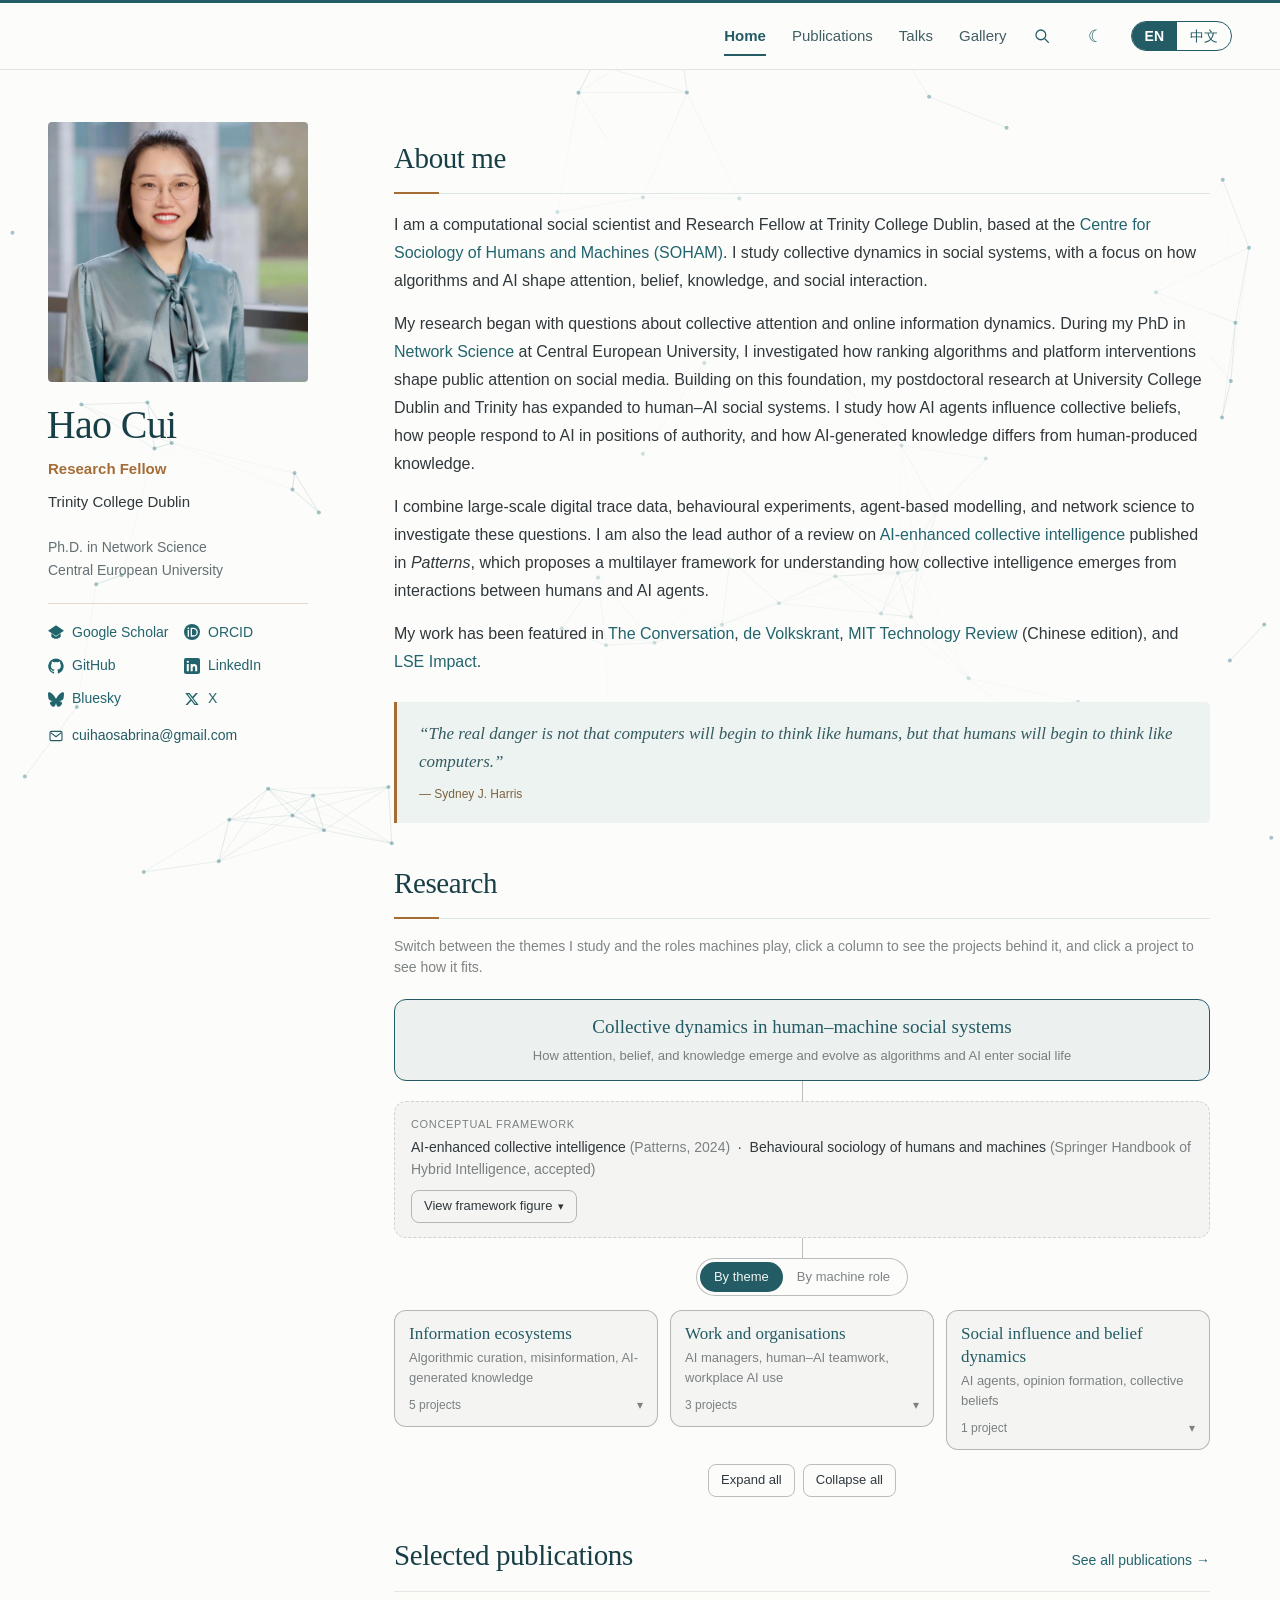
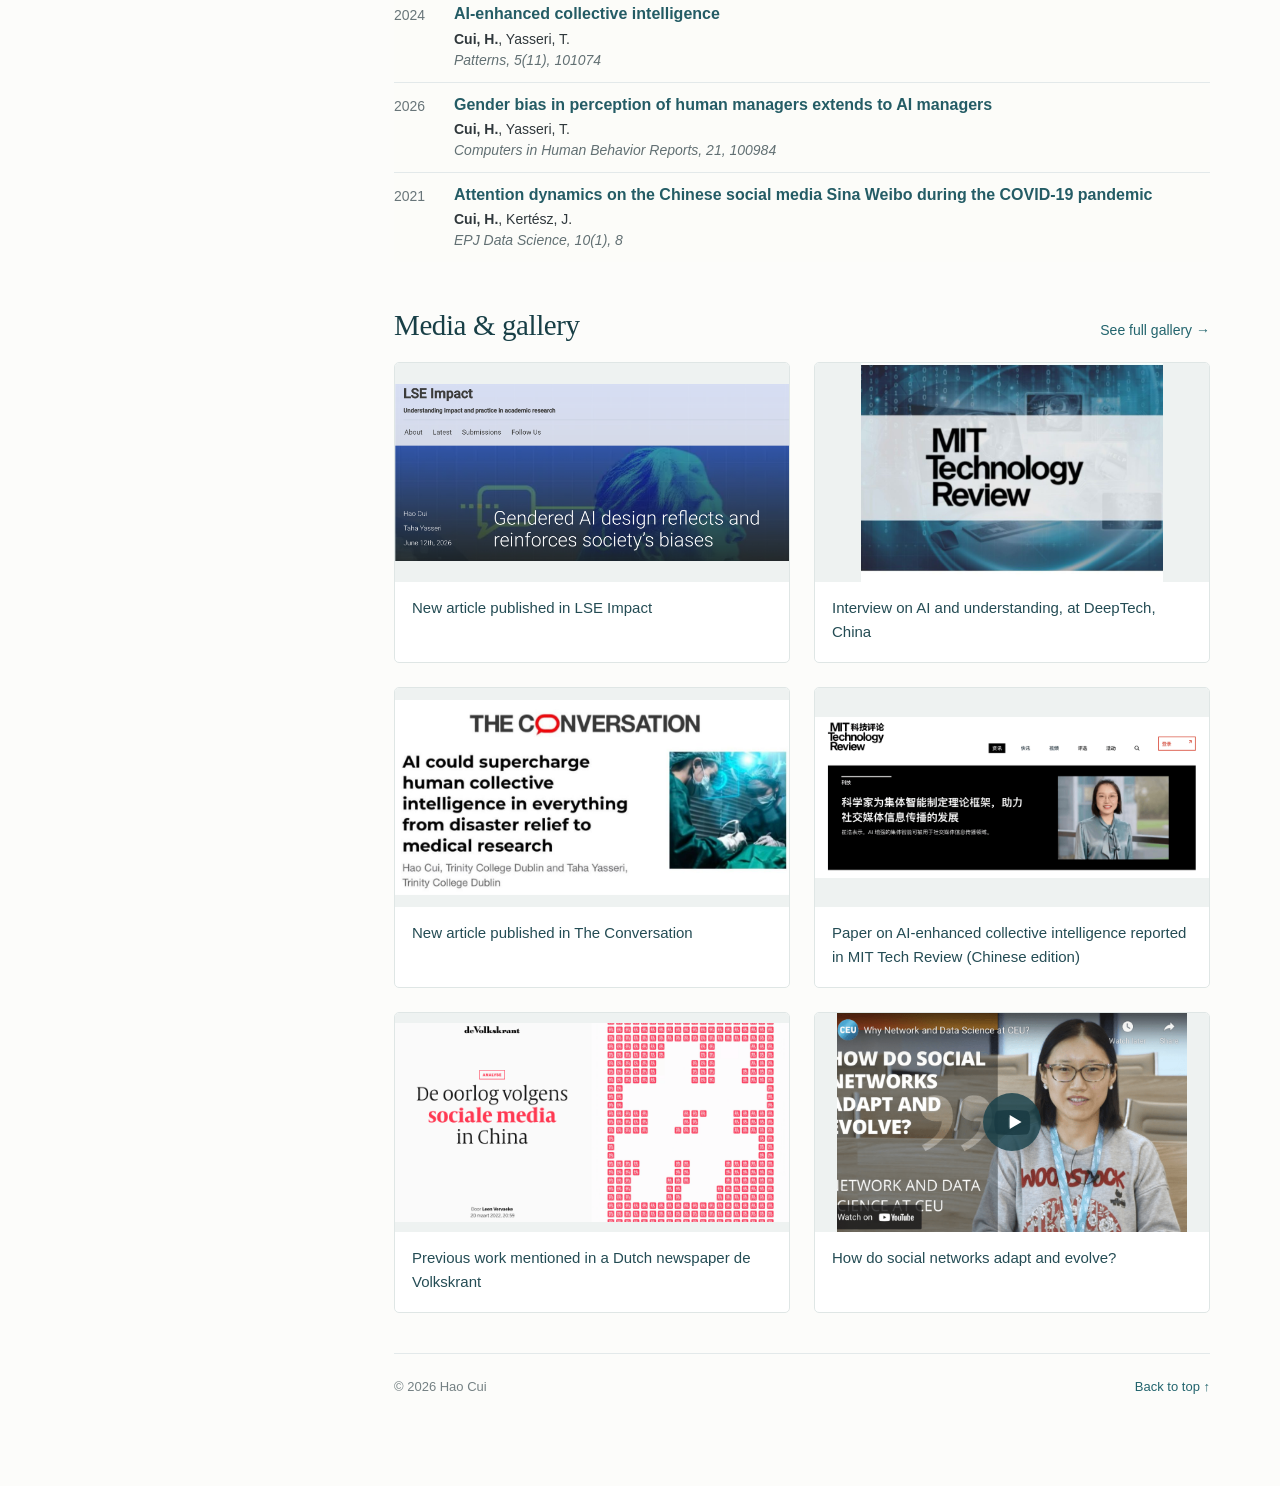
<file: index.html>
<!DOCTYPE html>

<html lang="en"><head><meta charset="utf-8"/><meta content="width=device-width, initial-scale=1" name="viewport"/><script>try{if(/[?&]from=lab(&|$)/.test(location.search)){sessionStorage.removeItem('theme-session-v1');history.replaceState(null,'',location.pathname+location.hash)}const theme=sessionStorage.getItem('theme-session-v1')||'light';document.documentElement.dataset.theme=theme;localStorage.setItem('theme-v2',theme)}catch(e){document.documentElement.dataset.theme='light'}</script><title>Hao Cui | Human–AI interaction &amp; collective intelligence</title><meta content="Hao Cui is a Research Fellow at Trinity College Dublin studying human–AI interaction, collective intelligence, and social networks." name="description"/><meta content="#245c65" name="theme-color"/><link href="portrait.jpeg?v=35" rel="icon" type="image/jpeg"/><link href="style.css?v=70" rel="stylesheet"/></head><body><canvas aria-hidden="true" id="network-background"></canvas>
<a class="skip" href="#main">Skip to content</a><header><nav aria-label="Main navigation"><button aria-controls="site-links" aria-expanded="false" id="menu-toggle" type="button"><svg aria-hidden="true" fill="none" stroke="currentColor" stroke-linecap="round" stroke-width="1.8" viewBox="0 0 24 24"><path d="M4 7h16M4 12h16M4 17h16"/></svg><span class="menu-label">Menu</span></button><div id="site-links"><a aria-label="Dream entrance" class="dream-return" href="art.html" title="Dream entrance"><svg aria-hidden="true" class="star-icon" viewBox="0 0 24 24"><path fill="currentColor" fill-rule="evenodd" d="M12 2.5999999999999996Q13.9 10.1 21.4 12Q13.9 13.9 12 21.4Q10.1 13.9 2.5999999999999996 12Q10.1 10.1 12 2.5999999999999996ZM12 6.5Q12.55 11.45 17.5 12Q12.55 12.55 12 17.5Q11.45 12.55 6.5 12Q11.45 11.45 12 6.5Z"/></svg></a><a href="#about">Home</a><a href="publications.html">Publications</a><a href="talks.html">Talks</a><a href="gallery.html">Gallery</a></div><a aria-label="Dream entrance" class="dream-return dream-mobile" href="art.html" title="Dream entrance"><svg aria-hidden="true" class="star-icon" viewBox="0 0 24 24"><path fill="currentColor" fill-rule="evenodd" d="M12 2.5999999999999996Q13.9 10.1 21.4 12Q13.9 13.9 12 21.4Q10.1 13.9 2.5999999999999996 12Q10.1 10.1 12 2.5999999999999996ZM12 6.5Q12.55 11.45 17.5 12Q12.55 12.55 12 17.5Q11.45 12.55 6.5 12Q11.45 11.45 12 6.5Z"/></svg></a><button aria-haspopup="dialog" aria-label="Search website" id="search-toggle" type="button"><svg aria-hidden="true" fill="none" height="18" stroke="currentColor" stroke-linecap="round" stroke-width="1.7" viewbox="0 0 24 24" width="18"><circle cx="10.5" cy="10.5" r="6.5"></circle><path d="m16 16 4.5 4.5"></path></svg></button><button aria-label="Switch to dark mode" id="theme-toggle" type="button"><span class="tt-moon">☾</span></button><div class="lang-switch" role="group" aria-label="Language"><button type="button" data-lang="en" aria-pressed="true">EN</button><button type="button" data-lang="zh" aria-pressed="false" lang="zh-CN">中文</button></div></nav></header>
<div class="layout"><aside><img alt="Portrait of Hao Cui" class="portrait" height="767" src="portrait.jpeg" width="1024"/><h1>Hao Cui</h1><p class="role">Research Fellow</p><p>Trinity College Dublin</p><p class="degree">Ph.D. in Network Science<br/>Central European University</p><div class="profile-links"><a href="https://scholar.google.com/citations?user=l_Igub8AAAAJ"><svg aria-hidden="true" class="profile-icon icon-scholar" fill="currentColor" focusable="false" viewbox="0 0 24 24"><path d="M12 2 0 10l12 8 12-8z"></path><path d="M5 14v5c4 4 10 4 14 0v-5l-7 5z"></path></svg>Google Scholar</a><a href="https://orcid.org/0000-0002-0036-8089"><svg aria-hidden="true" class="profile-icon icon-orcid" fill="currentColor" focusable="false" viewbox="0 0 24 24"><circle cx="12" cy="12" r="12"></circle><g fill="white"><circle cx="6.5" cy="6.5" r="1.3"></circle><path d="M5.5 9h2v10h-2zM10 5.5h4a6.75 6.75 0 0 1 0 13.5h-4zm2 2V17h2a4.75 4.75 0 0 0 0-9.5z"></path></g></svg>ORCID</a><a href="https://github.com/cuihaosabrina"><svg aria-hidden="true" class="profile-icon icon-github" fill="currentColor" focusable="false" viewbox="0 0 24 24"><path d="M12 .6a11.7 11.7 0 0 0-3.7 22.8c.6.1.8-.3.8-.6v-2.2c-3.3.7-4-1.4-4-1.4-.5-1.4-1.3-1.7-1.3-1.7-1.1-.8.1-.8.1-.8 1.2.1 1.8 1.2 1.8 1.2 1 1.8 2.7 1.3 3.4 1 .1-.8.4-1.3.8-1.6-2.6-.3-5.4-1.3-5.4-5.8 0-1.3.5-2.3 1.2-3.1-.1-.3-.5-1.5.1-3.1 0 0 1-.3 3.2 1.2a11 11 0 0 1 5.8 0c2.2-1.5 3.2-1.2 3.2-1.2.6 1.6.2 2.8.1 3.1.8.8 1.2 1.8 1.2 3.1 0 4.5-2.8 5.5-5.4 5.8.4.4.8 1.1.8 2.2v3.3c0 .3.2.7.8.6A11.7 11.7 0 0 0 12 .6z"></path></svg>GitHub</a><a href="https://www.linkedin.com/in/hao-cui-317104b7"><svg aria-hidden="true" class="profile-icon icon-linkedin" fill="currentColor" focusable="false" viewbox="0 0 24 24"><rect height="24" rx="3" width="24"></rect><g fill="white"><circle cx="5.7" cy="5.7" r="1.7"></circle><path d="M4.2 9h3v11h-3zM10 9h3v1.5c1-2.2 6.8-2.6 6.8 3.8V20h-3v-5.3c0-3-3.8-3-3.8 0V20h-3z"></path></g></svg>LinkedIn</a><a href="https://bsky.app/profile/cuihaosabrina.bsky.social"><svg aria-hidden="true" class="profile-icon icon-bluesky" fill="currentColor" focusable="false" viewbox="0 0 24 24"><path d="M5.2 3.2C8 5.3 11 9.5 12 11.8c1-2.3 4-6.5 6.8-8.6C20.8 1.7 24 .5 24 4.2c0 .7-.4 6.2-.7 7.1-1 3.1-4.5 3.9-7.7 3.4 5.6.9 7 3.8 3.9 6.7-5.8 5.9-7-1.5-7.5-3.4-.5 1.9-1.7 9.3-7.5 3.4-3.1-2.9-1.7-5.8 3.9-6.7-3.2.5-6.7-.3-7.7-3.4C.4 10.4 0 4.9 0 4.2 0 .5 3.2 1.7 5.2 3.2z"></path></svg>Bluesky</a><a href="https://x.com/cuihaosabrina"><svg aria-hidden="true" class="profile-icon icon-x" fill="currentColor" focusable="false" viewBox="0 0 24 24"><path d="M17.8 3h3.1l-6.8 7.7L22 21h-6.2l-4.9-6.3L5.3 21H2.2l7.3-8.3L1.9 3h6.4l4.4 5.8L17.8 3Zm-1.1 16.2h1.7L7.4 4.7H5.6l11.1 14.5Z"/></svg>X</a></div><a class="email-line" href="mailto:cuihaosabrina@gmail.com"><svg aria-hidden="true" class="profile-icon icon-email" fill="currentColor" focusable="false" viewbox="0 0 24 24"><rect fill="none" height="14" rx="2" stroke="currentColor" stroke-width="1.7" width="18" x="3" y="5"></rect><path d="m4 7 8 6 8-6" fill="none" stroke="currentColor" stroke-width="1.7"></path></svg><span>cuihaosabrina@gmail.com</span></a></aside>
<main id="main"><section id="about"><h2>About me</h2><p>I am a computational social scientist and Research Fellow at Trinity College Dublin, based at the <a href="https://www.tcd.ie/soham/">Centre for Sociology of Humans and Machines (SOHAM)</a>. I study collective dynamics in social systems, with a focus on how algorithms and AI shape attention, belief, knowledge, and social interaction.</p><p>My research began with questions about collective attention and online information dynamics. During my PhD in <a href="https://networkdatascience.ceu.edu/">Network Science</a> at Central European University, I investigated how ranking algorithms and platform interventions shape public attention on social media. Building on this foundation, my postdoctoral research at University College Dublin and Trinity has expanded to human–AI social systems. I study how AI agents influence collective beliefs, how people respond to AI in positions of authority, and how AI-generated knowledge differs from human-produced knowledge.</p><p>I combine large-scale digital trace data, behavioural experiments, agent-based modelling, and network science to investigate these questions. I am also the lead author of a review on <a href="https://doi.org/10.1016/j.patter.2024.101074">AI-enhanced collective intelligence</a> published in <em>Patterns</em>, which proposes a multilayer framework for understanding how collective intelligence emerges from interactions between humans and AI agents.</p><p>My work has been featured in <a href="https://theconversation.com/ai-could-supercharge-human-collective-intelligence-in-everything-from-disaster-relief-to-medical-research-249437?utm_medium=article_clipboard_share&amp;utm_source=theconversation.com">The Conversation</a>, <a href="https://www.volkskrant.nl/kijkverder/v/2022/de-oorlog-volgens-weibo~v492759/">de Volkskrant</a>, <a href="https://www.mittrchina.com/news/detail/13292">MIT Technology Review</a> (Chinese edition), and <a href="https://blogs.lse.ac.uk/impactofsocialsciences/2026/06/12/gendered-ai-design-reflects-and-reinforces-societys-biases/">LSE Impact</a>.</p><blockquote class="profile-quote"><p>“The real danger is not that computers will begin to think like humans, but that humans will begin to think like computers.”</p><cite>— Sydney J. Harris</cite></blockquote></section><section id="research" aria-labelledby="rm-heading">
<div id="research-map">
<style>
#research-map {
  --rm-accent: #245c65;
  --rm-line: color-mix(in srgb, currentColor 18%, transparent);
  --rm-line-strong: color-mix(in srgb, currentColor 32%, transparent);
  --rm-tint: rgba(36, 92, 101, 0.07);
  --rm-soft: color-mix(in srgb, currentColor 4%, transparent);
  --rm-card: rgba(252, 252, 250, 0.94);
  --rm-muted: color-mix(in srgb, currentColor 62%, transparent);
  font-size: 15px;
  line-height: 1.55;
}
#research-map * { box-sizing: border-box; }
:root[data-theme="dark"] #research-map { --rm-accent: #a8d8d6; --rm-tint: rgba(168, 216, 214, 0.08); --rm-card: rgba(17, 22, 25, 0.94); }
#research-map .rm-lede { color: var(--rm-muted); margin: 0 0 1.25rem; font-size: 14px; }
#research-map .rm-box { border: 1px solid var(--rm-line); border-radius: 12px; padding: 14px 16px; background-color: var(--rm-card); }
#research-map .rm-list { background: var(--rm-card); border-radius: 0 0 8px 8px; }
#research-map .rm-root { border: 1.5px solid var(--rm-accent); background-image: linear-gradient(var(--rm-tint), var(--rm-tint)); text-align: center; }
#research-map .rm-root strong { display: block; font: 19px/1.4 Georgia, "Times New Roman", serif; color: var(--rm-accent); margin-bottom: 2px; }
#research-map .rm-root span { font-size: 13px; color: var(--rm-muted); }
#research-map .rm-frame { border-style: dashed; background-image: linear-gradient(var(--rm-soft), var(--rm-soft)); }
#research-map .rm-label { font-size: 11px; letter-spacing: 0.06em; text-transform: uppercase; color: var(--rm-muted); margin-bottom: 4px; }
#research-map .rm-frame a { color: inherit; }
#research-map .rm-v { width: 1px; height: 20px; background: var(--rm-line-strong); margin: 0 auto; }
#research-map .rm-cols { display: grid; grid-template-columns: repeat(3, minmax(0, 1fr)); gap: 12px; align-items: start; }
@media (max-width: 680px) { #research-map .rm-cols { grid-template-columns: minmax(0, 1fr); } }
#research-map .rm-stage { all: unset; box-sizing: border-box; display: block; width: 100%; cursor: pointer; border: 1px solid var(--rm-line-strong); border-radius: 12px; padding: 12px 14px; background: linear-gradient(var(--rm-soft), var(--rm-soft)), var(--rm-card); }
#research-map .rm-stage:hover { border-color: var(--rm-accent); }
#research-map .rm-stage:focus-visible { outline: 2px solid var(--rm-accent); outline-offset: 2px; }
#research-map .rm-stage[aria-expanded="true"] { border: 1.5px solid var(--rm-accent); background: linear-gradient(var(--rm-tint), var(--rm-tint)), var(--rm-card); }
#research-map .rm-axis { display: flex; align-items: center; gap: 10px; margin: 0 0 10px; color: var(--rm-accent); }
#research-map .rm-axis-line { flex: 1; height: 1px; background: var(--rm-accent); opacity: 0.5; }
#research-map .rm-axis-text { font-size: 12px; background: var(--rm-card); padding: 0 6px; letter-spacing: 0.04em; white-space: nowrap; }
#research-map .rm-axis-head { font-size: 14px; line-height: 1; margin-left: -12px; opacity: 0.8; }
@media (max-width: 680px) { #research-map .rm-axis { display: none; } }
#research-map .rm-title { font: 17px/1.35 Georgia, "Times New Roman", serif; color: var(--rm-accent); }
#research-map .rm-sub { font-size: 13px; color: var(--rm-muted); margin-top: 2px; }
#research-map .rm-count { font-size: 12px; color: var(--rm-muted); margin-top: 8px; display: flex; justify-content: space-between; }
#research-map .rm-chev { transition: transform 0.2s; display: inline-block; }
#research-map .rm-stage[aria-expanded="true"] .rm-chev { transform: rotate(180deg); }
#research-map .rm-list { padding: 8px 4px 0; }
#research-map .rm-q { font-size: 13px; font-style: italic; color: var(--rm-muted); margin-bottom: 6px; }
#research-map .rm-paper { all: unset; box-sizing: border-box; display: block; width: 100%; cursor: pointer; border-top: 1px solid var(--rm-line); padding: 9px 2px; }
#research-map .rm-paper:focus-visible { outline: 2px solid var(--rm-accent); outline-offset: 2px; }
#research-map .rm-pt { font-size: 14px; font-weight: 600; line-height: 1.4; }
#research-map .rm-paper:hover .rm-pt { color: var(--rm-accent); }
#research-map .rm-venue { font-size: 12px; color: var(--rm-muted); }
#research-map .rm-detail { font-size: 13px; color: var(--rm-muted); margin: 4px 0 8px; padding-left: 10px; border-left: 2px solid var(--rm-accent); }
#research-map .rm-detail a { color: var(--rm-accent); }
#research-map .rm-next { border-style: dashed; text-align: center; }
#research-map .rm-next strong { font: 16px/1.4 Georgia, "Times New Roman", serif; }
#research-map .rm-next span { display: block; font-size: 13px; color: var(--rm-muted); }
#research-map .rm-controls { display: flex; gap: 8px; justify-content: center; margin-top: 14px; }
#research-map .rm-btn { all: unset; cursor: pointer; font-size: 13px; padding: 5px 12px; border: 1px solid var(--rm-line-strong); border-radius: 8px; }
#research-map .rm-btn:hover { border-color: var(--rm-accent); color: var(--rm-accent); }
#research-map .rm-btn:focus-visible { outline: 2px solid var(--rm-accent); outline-offset: 2px; }
#research-map .rm-toggle { display: flex; justify-content: center; gap: 0; margin: 0 auto 14px; width: max-content; max-width: 100%; border: 1px solid var(--rm-line-strong); border-radius: 999px; padding: 3px; background: var(--rm-card); }
#research-map .rm-tab { all: unset; cursor: pointer; font-size: 13px; padding: 5px 14px; border-radius: 999px; color: var(--rm-muted); }
#research-map .rm-tab[aria-pressed="true"] { background: var(--rm-accent); color: var(--rm-card); }
#research-map .rm-tab:hover { color: var(--rm-accent); }
#research-map .rm-tab[aria-pressed="true"]:hover { color: var(--rm-card); }
#research-map .rm-tab:focus-visible { outline: 2px solid var(--rm-accent); outline-offset: 2px; }
</style>

  <h2 id="rm-heading">Research</h2>
  <p class="rm-lede">Switch between the themes I study and the roles machines play, click a column to see the projects behind it, and click a project to see how it fits.</p>

  <div class="rm-box rm-root">
    <strong>Collective dynamics in human–machine social systems</strong>
    <span>How attention, belief, and knowledge emerge and evolve as algorithms and AI enter social life</span>
  </div>
  <div class="rm-v"></div>
  <div class="rm-box rm-frame">
    <div class="rm-label">Conceptual framework</div>
    <div style="font-size:14px">
      <a href="https://doi.org/10.1016/j.patter.2024.101074">AI-enhanced collective intelligence</a> <span style="color:var(--rm-muted)">(Patterns, 2024)</span>
      &nbsp;·&nbsp; <a href="https://arxiv.org/abs/2610.17487">Behavioural sociology of humans and machines</a> <span style="color:var(--rm-muted)">(Springer Handbook of Hybrid Intelligence, accepted)</span>
    </div>
<style>
#research-map .hf { --hf-p:#2C2C2A; --hf-s:#5F5E5A; --hf-line:#5F5E5A; --hf-faint:#888780;
  --hf-l-fill:#F1EFE8; --hf-l-stroke:#888780; --hf-l-title:#444441;
  --hf-r-fill:#EEEDFE; --hf-r-stroke:#534AB7; --hf-r-title:#3C3489; --hf-r-sub:#534AB7;
  --hf-hi-fill:#E1F5EE; --hf-hi-stroke:#0F6E56; --hf-hi-title:#085041; --hf-hi-sub:#0F6E56;
  --hf-box:#FFFFFF; --hf-box-stroke:#B4B2A9;
  --hf-hum-fill:#9FE1CB; --hf-hum-stroke:#0F6E56; --hf-ai-fill:#CECBF6; --hf-ai-stroke:#534AB7;
  --hf-purple:#7F77DD; --hf-teal:#1D9E75;
  margin: 10px 0 4px; }
:root[data-theme="dark"] #research-map .hf { --hf-p:#d9e1e2; --hf-s:#aabbbf; --hf-line:#8fa3a6; --hf-faint:#6f8285;
  --hf-l-fill:#1c272b; --hf-l-stroke:#476166; --hf-l-title:#d9e1e2;
  --hf-r-fill:#1f1d34; --hf-r-stroke:#7F77DD; --hf-r-title:#CECBF6; --hf-r-sub:#AFA9EC;
  --hf-hi-fill:#0e2a26; --hf-hi-stroke:#1D9E75; --hf-hi-title:#9FE1CB; --hf-hi-sub:#5DCAA5;
  --hf-box:#111619; --hf-box-stroke:#476166;
  --hf-hum-fill:#085041; --hf-hum-stroke:#5DCAA5; --hf-ai-fill:#3C3489; --hf-ai-stroke:#AFA9EC;
  --hf-purple:#AFA9EC; --hf-teal:#5DCAA5; }
#research-map .hf svg { display:block; width:100%; max-width:600px; height:auto; margin:0 auto; font-family:-apple-system,BlinkMacSystemFont,"Segoe UI",Arial,sans-serif; }
#research-map .hf .t { font: 15px Georgia,"Times New Roman",serif; fill:var(--hf-p); }
#research-map .hf .s { font-size:12px; fill:var(--hf-s); }
#research-map .hf .key { font-weight:600; fill:var(--hf-p); }
#research-map .hf .ln-g { stroke:var(--hf-line); fill:none; }
#research-map .hf .ln-f { stroke:var(--hf-faint); fill:none; }
#research-map .hf .ln-p { stroke:var(--hf-purple); fill:none; }
#research-map .hf .ln-t { stroke:var(--hf-teal); fill:none; }
#research-map .hf .mk-g { stroke:var(--hf-line); }
#research-map .hf .mk-p { stroke:var(--hf-purple); }
#research-map .hf .mk-t { stroke:var(--hf-teal); }
#research-map .hf .pan-l { fill:var(--hf-l-fill); stroke:var(--hf-l-stroke); }
#research-map .hf .pan-r { fill:var(--hf-r-fill); stroke:var(--hf-r-stroke); }
#research-map .hf .pan-hi { fill:var(--hf-hi-fill); stroke:var(--hf-hi-stroke); }
#research-map .hf .layer { fill:var(--hf-faint); fill-opacity:.1; stroke:var(--hf-faint); }
#research-map .hf .box { fill:var(--hf-box); stroke:var(--hf-box-stroke); }
#research-map .hf .box-hl { fill:var(--hf-box); stroke:var(--hf-purple); }
#research-map .hf .hum { fill:var(--hf-hum-fill); stroke:var(--hf-hum-stroke); }
#research-map .hf .ai { fill:var(--hf-ai-fill); stroke:var(--hf-ai-stroke); }
#research-map .hf .tl { fill:var(--hf-l-title); }
#research-map .hf .tr { fill:var(--hf-r-title); }
#research-map .hf .sr { fill:var(--hf-r-sub); }
#research-map .hf .thi { fill:var(--hf-hi-title); }
#research-map .hf .shi { fill:var(--hf-hi-sub); }
#research-map .hf a text { cursor:pointer; }
#research-map .hf a:hover text, #research-map .hf a:focus text { text-decoration:underline; }
#research-map .hf { max-width:100%; min-width:0; }
#research-map .hf-zoom { all:unset; box-sizing:border-box; display:block; position:relative; width:100%; max-width:600px; margin:0 auto; cursor:zoom-in; border-radius:10px; }
#research-map .hf-zoom:focus-visible { outline:2px solid var(--rm-accent); outline-offset:4px; }
#research-map .hf-zoom-label { position:absolute; right:6px; bottom:6px; font-size:12px; background:#173f48e8; color:#fff; padding:4px 9px; border-radius:3px; opacity:0; transition:opacity .2s; }
#research-map .hf-zoom:hover .hf-zoom-label, #research-map .hf-zoom:focus-visible .hf-zoom-label { opacity:1; }
@media (hover: none) { #research-map .hf-zoom-label { position:static; display:block; opacity:1; background:none; color:var(--rm-muted); text-align:center; padding:6px 0 0; } }
#hf-dialog { width:min(1120px,96vw); max-width:none; padding:46px 18px 14px; }
#hf-dialog .hf-dlg-body { overflow:auto; -webkit-overflow-scrolling:touch; max-height:calc(90vh - 90px); }
#hf-dialog .hf-dlg-body img { display:block; width:auto; max-width:100%; height:auto; max-height:calc(90vh - 100px); margin:0 auto; border-radius:6px; }
#hf-dialog .hf-dlg-note { display:none; font-size:12px; color:#66777a; margin:8px 0 0; text-align:center; }
@media (max-width: 680px) { #hf-dialog .hf-dlg-note { display:block; } #hf-dialog { width:100vw; max-height:100dvh; height:100dvh; margin:0; padding:48px 0 10px; border-radius:0; } #hf-dialog .hf-dlg-body { max-height:calc(100dvh - 90px); } #hf-dialog .hf-dlg-body img { width:700px; max-width:none; max-height:none; } }
#research-map .hf-details { margin-top:10px; }
#research-map .hf-details > summary { list-style:none; display:inline-flex; align-items:center; gap:6px; }
#research-map .hf-details > summary::-webkit-details-marker { display:none; }
#research-map .hf-details > summary .rm-chev { font-size:11px; }
#research-map .hf-details[open] > summary .rm-chev { transform:rotate(180deg); }
#research-map .hf-details .hf-open { display:none; }
#research-map .hf-details[open] .hf-open { display:inline; }
#research-map .hf-details[open] .hf-closed { display:none; }
#research-map .hf-cap { font-size:13px; color:var(--rm-muted); max-width:820px; margin:10px auto 0; line-height:1.6; }
</style>
    <details class="hf-details">
      <summary class="rm-btn"><span class="hf-closed">View framework figure</span><span class="hf-open">Hide framework figure</span> <span class="rm-chev" aria-hidden="true">▾</span></summary>
    <figure class="hf" style="margin:12px 0 0">
<button type="button" class="hf-zoom" aria-label="Enlarge framework figure" aria-haspopup="dialog">
<svg class="hf-desk" viewBox="0 0 680 578" role="img" aria-labelledby="hf-title hf-desc">
<title id="hf-title">From interaction architecture to social mechanisms</title>
<desc id="hf-desc">Two papers approach hybrid intelligence from complementary directions. Left, AI-enhanced collective intelligence (Cui &amp; Yasseri, 2024) proposes a multilayer representation of humans and AI agents across cognition, physical, and information layers. Right, Behavioural sociology of humans and machines (Yasseri, Cui, &amp; Mutzner, 2026) traces social mechanisms across individuals, hybrid groups, and organisations. AI social cues link the AI agent to individual-level perception. Both feed into hybrid intelligence, the emergence and conditions of human–AI complementarity.</desc>
<defs>
<marker id="hf-ag" viewBox="0 0 10 10" refX="8" refY="5" markerWidth="6" markerHeight="6" orient="auto-start-reverse"><path class="mk-g" d="M2 1L8 5L2 9" fill="none" stroke-width="1.5" stroke-linecap="round" stroke-linejoin="round"/></marker>
<marker id="hf-ap" viewBox="0 0 10 10" refX="8" refY="5" markerWidth="6" markerHeight="6" orient="auto-start-reverse"><path class="mk-p" d="M2 1L8 5L2 9" fill="none" stroke-width="1.5" stroke-linecap="round" stroke-linejoin="round"/></marker>
<marker id="hf-at" viewBox="0 0 10 10" refX="8" refY="5" markerWidth="6" markerHeight="6" orient="auto-start-reverse"><path class="mk-t" d="M2 1L8 5L2 9" fill="none" stroke-width="1.5" stroke-linecap="round" stroke-linejoin="round"/></marker>
</defs>
<text class="s" x="340" y="26" text-anchor="middle" dy=".35em">From <tspan class="key">interaction architecture</tspan> to <tspan class="key">social mechanisms</tspan></text>
<path class="ln-g" d="M150 66 L150 44 L530 44 L530 64" stroke-width="1" marker-end="url(#hf-ag)"/>

<rect class="pan-l" x="30" y="70" width="240" height="348" rx="16" stroke-width="0.5"/>
<text class="t tl" x="150" y="88" text-anchor="middle" dy=".35em">AI-enhanced</text>
<text class="t tl" x="150" y="107" text-anchor="middle" dy=".35em">collective intelligence</text>
<text class="s" x="150" y="132" text-anchor="middle" dy=".35em" font-style="italic">Cui &amp; Yasseri, 2024</text>
<polygon class="layer" points="68,153 248,153 228,193 48,193" stroke-width="0.5"/>
<polygon class="layer" points="68,218 248,218 228,258 48,258" stroke-width="0.5"/>
<polygon class="layer" points="68,283 248,283 228,323 48,323" stroke-width="0.5"/>
<text class="s" x="64" y="173" dy=".35em">Cognition</text>
<text class="s" x="64" y="238" dy=".35em">Physical</text>
<text class="s" x="64" y="303" dy=".35em">Information</text>
<g class="ln-f" stroke-width="0.5" stroke-dasharray="3 3">
<line x1="150" y1="180" x2="150" y2="231"/><line x1="150" y1="245" x2="150" y2="296"/>
<line x1="185" y1="180" x2="185" y2="231"/><line x1="185" y1="245" x2="185" y2="296"/>
<line x1="218" y1="180" x2="218" y2="231"/><line x1="218" y1="245" x2="218" y2="296"/>
</g>
<g class="ln-g" stroke-width="1">
<line x1="157" y1="173" x2="170" y2="173"/><line x1="200" y1="173" x2="211" y2="173"/>
<line x1="157" y1="238" x2="170" y2="238"/><line x1="200" y1="303" x2="211" y2="303"/>
</g>
<g class="hum" stroke-width="0.5">
<circle cx="150" cy="173" r="7"/><circle cx="218" cy="173" r="7"/>
<circle cx="150" cy="238" r="7"/><circle cx="218" cy="238" r="7"/>
<circle cx="150" cy="303" r="7"/><circle cx="218" cy="303" r="7"/>
<circle cx="72" cy="390" r="5"/>
</g>
<g class="ai" stroke-width="0.5">
<rect x="178" y="166" width="14" height="14" rx="2"/>
<rect x="178" y="231" width="14" height="14" rx="2"/>
<rect x="178" y="296" width="14" height="14" rx="2"/>
<rect x="140" y="385" width="10" height="10" rx="2"/>
</g>
<rect class="ln-p" x="171" y="159" width="28" height="158" rx="8" stroke-width="1.2"/>
<text class="s" x="84" y="390" dy=".35em">Human</text>
<text class="s" x="158" y="390" dy=".35em">AI agent</text>

<rect class="pan-r" x="410" y="70" width="240" height="348" rx="16" stroke-width="0.5"/>
<text class="t tr" x="530" y="88" text-anchor="middle" dy=".35em">Behavioural sociology of</text>
<text class="t tr" x="530" y="107" text-anchor="middle" dy=".35em">humans and machines</text>
<text class="s sr" x="530" y="132" text-anchor="middle" dy=".35em" font-style="italic">Yasseri, Cui, &amp; Mutzner, 2026</text>
<rect class="box" x="426" y="148" width="200" height="66" rx="8" stroke-width="0.5"/>
<rect class="box" x="426" y="226" width="200" height="66" rx="8" stroke-width="0.5"/>
<rect class="box-hl" x="426" y="304" width="200" height="66" rx="8" stroke-width="1"/>
<text class="t" x="526" y="164" text-anchor="middle" dy=".35em">Organisations</text>
<text class="s" x="526" y="184" text-anchor="middle" dy=".35em">Trust, legitimacy,</text>
<text class="s" x="526" y="200" text-anchor="middle" dy=".35em">delegated authority, norms</text>
<text class="t" x="526" y="242" text-anchor="middle" dy=".35em">Hybrid groups</text>
<text class="s" x="526" y="262" text-anchor="middle" dy=".35em">Asymmetric reciprocity,</text>
<text class="s" x="526" y="278" text-anchor="middle" dy=".35em">collective intelligence</text>
<text class="t" x="526" y="320" text-anchor="middle" dy=".35em">Individuals</text>
<text class="s" x="526" y="340" text-anchor="middle" dy=".35em">Anthropomorphism,</text>
<text class="s" x="526" y="356" text-anchor="middle" dy=".35em">social categorisation, bias</text>
<line class="ln-g" x1="526" y1="302" x2="526" y2="295" stroke-width="1.5" marker-end="url(#hf-ag)"/>
<line class="ln-g" x1="526" y1="224" x2="526" y2="217" stroke-width="1.5" marker-end="url(#hf-ag)"/>
<path class="ln-g" d="M628 181 L640 181 L640 337 L631 337" stroke-width="1" stroke-dasharray="4 4" marker-end="url(#hf-ag)"/>
<text class="s" x="526" y="396" text-anchor="middle" dy=".35em">Feedback shapes later interaction</text>

<path class="ln-p" d="M185 317 L185 337 L422 337" stroke-width="1.5" marker-end="url(#hf-ap)"/>
<text class="s" x="340" y="323" text-anchor="middle" dy=".35em">AI social cues</text>

<line class="ln-g" x1="150" y1="420" x2="150" y2="474" stroke-width="1.5" marker-end="url(#hf-ag)"/>
<text class="s" x="160" y="448" dy=".35em">Diversity and structure</text>
<line class="ln-p" x1="470" y1="420" x2="470" y2="474" stroke-width="1.5" marker-end="url(#hf-ap)"/>
<text class="s" x="462" y="448" text-anchor="end" dy=".35em">Explains when it works</text>
<line class="ln-t" x1="520" y1="476" x2="520" y2="422" stroke-width="1.5" marker-end="url(#hf-at)"/>
<text class="s" x="530" y="448" dy=".35em">Reshapes mechanisms</text>

<rect class="pan-hi" x="30" y="478" width="620" height="76" rx="10" stroke-width="0.5"/>
<text class="t thi" x="340" y="497" text-anchor="middle" dy=".35em">Hybrid intelligence</text>
<text class="s shi" x="340" y="518" text-anchor="middle" dy=".35em">Emergence and conditions of human–AI complementarity</text>
<text class="s shi" x="340" y="536" text-anchor="middle" dy=".35em">roles · incentives · reliance · accountability</text>
</svg>
<span class="hf-zoom-label" aria-hidden="true">View image ⤢</span>
</button>
      <figcaption class="hf-cap">Two of my papers approach hybrid intelligence from complementary directions. <a href="https://doi.org/10.1016/j.patter.2024.101074">AI-enhanced collective intelligence</a> (<em>Patterns</em>, 2024) proposes a multilayer representation of human–AI collective intelligence, with cognition, physical, and information layers, and examines how diversity and network structure shape collective outcomes. <a href="https://arxiv.org/abs/2610.17487">Behavioural sociology of humans and machines</a> (Springer Handbook of Hybrid Intelligence, accepted) turns to the social mechanisms operating within such systems, tracing how people categorise AI, how reciprocity and authority change when machines participate, and how these patterns become embedded in organisations.</figcaption>
    </figure>
    <dialog id="hf-dialog" aria-label="Framework figure, enlarged">
      <button type="button" class="close-viewer" aria-label="Close enlarged figure">×</button>
      <div class="hf-dlg-body"><img src="framework.svg" alt="Framework figure linking AI-enhanced collective intelligence and behavioural sociology of humans and machines to hybrid intelligence" loading="lazy"/></div>
      <p class="hf-dlg-note">Drag or pinch to explore the figure</p>
    </dialog>
    <script>
    (function () {
      var d = document.getElementById("hf-dialog"), btn = document.querySelector("#research-map .hf-zoom");
      if (!d || !btn || !d.showModal) return;
      btn.addEventListener("click", function () { d.showModal(); });
      d.querySelector(".close-viewer").addEventListener("click", function () { d.close(); btn.focus(); });
      d.addEventListener("click", function (e) { if (e.target === d) d.close(); });
    })();
    </script>
    </details>
  </div>
  <div class="rm-v"></div>
  <div class="rm-toggle" role="group" aria-label="Organise research by"><button type="button" class="rm-tab" data-rm-view="setting" aria-pressed="true">By theme</button><button type="button" class="rm-tab" data-rm-view="role" aria-pressed="false">By machine role</button></div>
  <div class="rm-cols" id="rm-cols"></div>
  <div class="rm-controls">
    <button type="button" class="rm-btn" data-rm-all="open">Expand all</button>
    <button type="button" class="rm-btn" data-rm-all="close">Collapse all</button>
  </div>

<script>
(function () {
  var P = {
    covid: { t: "Attention dynamics on the Chinese social media Sina Weibo during the COVID-19 pandemic", v: "EPJ Data Science, 2021", url: "https://doi.org/10.1140/epjds/s13688-021-00263-0",
      d: "Weibo's Hot Search List is an algorithmically ranked gateway to public attention. This paper traces how collective attention was allocated and how quickly it faded during the pandemic, drawing on large-scale platform data." },
    rome: { t: "Born in Rome or Sleeping Beauty: Emergence of hashtag popularity on Sina Weibo", v: "Physica A, 2023", url: "https://doi.org/10.1016/j.physa.2023.128724",
      d: "Asks how a hashtag becomes popular by linking the evolution of its repost network to its trajectory on the trending list." },
    interv: { t: "Competition for popularity and interventions on a Chinese microblogging site", v: "PLOS ONE, 2023", url: "https://doi.org/10.1371/journal.pone.0286093",
      d: "Shows how platform interventions reshape the competition among topics for public attention, an early look at how non-human actors steer collective outcomes." },
    tuning: { t: "Tuning AI influence modifies human–AI collective belief dynamics", v: "Working paper",
      d: "Places AI agents with adjustable influence inside an opinion dynamics model and shows how tuning that influence changes the beliefs that mixed human–AI populations converge on." },
    gender: { t: "Gender bias in perception of human managers extends to AI managers", v: "Computers in Human Behavior Reports, 2026", url: "https://doi.org/10.1016/j.chbr.2026.100984",
      d: "Online experiments show that female managers are judged more harshly, and that the bias persists when the manager is an AI. When machines take on positions of authority, existing social hierarchies travel with them." },
    anthro: { t: "Visual anthropomorphism shifts evaluations of gendered AI managers", v: "Computers in Human Behavior: Artificial Humans, 2026", url: "https://doi.org/10.1016/j.chbah.2026.100338",
      d: "Tests how the visual design of an AI manager changes the way people evaluate it, with implications for how AI in social roles should be designed." },
    notes: { t: "From Birdwatch to Community Notes: four years of community-based content moderation", v: "Journal of Quantitative Description: Digital Media, 2026", url: "https://doi.org/10.51685/jqd.2026.013",
      d: "Examines community fact-checking on Twitter/X, where an algorithm aggregates the judgements of many contributors into a shared verdict on what is misleading." },
    work: { t: "Right sizing AI at work: Workforce transformation and human–machine partnerships in Ireland", v: "Industry insights report, 2026", url: "https://www.skillnetireland.ie/uploads/attachments/Right-Sizing-AI-at-Work_Industry-Insights-Report.pdf", linkText: "Read the report",
      d: "Looks at how Irish organisations bring AI into their workforce and how human–machine partnerships are taking shape in practice." },
    groki: { t: "Comparing epistemic styles in Grokipedia and Wikipedia", v: "Work in progress",
      d: "Compares the AI-generated Grokipedia with the collaboratively written Wikipedia to understand how knowledge is framed, sourced, and justified when an AI becomes its author." }
  };
  var VIEWS = {
    role: [
      { title: "Information curator", sub: "Ranking, visibility, collective attention", q: "How do algorithms and platforms shape what people collectively pay attention to?", ids: ["covid", "rome", "interv"] },
      { title: "Social actor", sub: "Interaction, influence, authority", q: "When AI participates in social interactions, how does it shape beliefs, behaviour, and relationships?", ids: ["tuning", "gender", "anthro", "notes", "work"] },
      { title: "Knowledge producer", sub: "Generation, representation, knowledge production", q: "What changes when a machine writes the knowledge we share?", ids: ["groki"] }
    ],
    setting: [
      { title: "Information ecosystems", sub: "Algorithmic curation, misinformation, AI-generated knowledge", q: "How do algorithms and AI change what information is seen, checked, and written?", ids: ["covid", "rome", "interv", "notes", "groki"] },
      { title: "Work and organisations", sub: "AI managers, human–AI teamwork, workplace AI use", q: "How does AI change the ways people work together, make decisions, and respond to authority?", ids: ["gender", "anthro", "work"] },
      { title: "Social influence and belief dynamics", sub: "AI agents, opinion formation, collective beliefs", q: "How do AI agents reshape social influence and the formation of collective beliefs?", ids: ["tuning"] }
    ]
  };
  var root = document.getElementById("rm-cols");
  var T = function (s) { return (window.siteLang === "zh" && window.ZH_STR && window.ZH_STR[s]) || s; };
  var cur = "setting";
  var esc = function (s) { var e = document.createElement("span"); e.textContent = s; return e.innerHTML; };

  function render(view) {
    cur = view;
    root.innerHTML = "";
    VIEWS[view].forEach(function (s, i) {
      var col = document.createElement("div");
      var listId = "rm-list-" + view + "-" + i;
      var btn = document.createElement("button");
      btn.type = "button"; btn.className = "rm-stage";
      btn.setAttribute("aria-expanded", "false"); btn.setAttribute("aria-controls", listId);
      btn.innerHTML = '<div class="rm-title">' + esc(T(s.title)) + '</div><div class="rm-sub">' + esc(T(s.sub)) + '</div>' +
        '<div class="rm-count"><span>' + s.ids.length + T(s.ids.length === 1 ? ' project' : ' projects') + '</span><span class="rm-chev" aria-hidden="true">▾</span></div>';
      var list = document.createElement("div");
      list.className = "rm-list"; list.id = listId; list.hidden = true;
      list.innerHTML = '<div class="rm-q">' + esc(T(s.q)) + '</div>';
      s.ids.forEach(function (id) {
        var p = P[id];
        var item = document.createElement("button");
        item.type = "button"; item.className = "rm-paper"; item.setAttribute("aria-expanded", "false");
        item.innerHTML = '<div class="rm-pt">' + esc(p.t) + '</div><div class="rm-venue">' + esc(T(p.v)) + '</div>';
        var det = document.createElement("div");
        det.className = "rm-detail"; det.hidden = true;
        det.innerHTML = esc(T(p.d)) + (p.url ? ' <a href="' + p.url + '" target="_blank" rel="noopener">' + T(p.linkText || 'Read the paper') + ' ↗</a>' : '');
        item.addEventListener("click", function () { det.hidden = !det.hidden; item.setAttribute("aria-expanded", String(!det.hidden)); });
        list.appendChild(item); list.appendChild(det);
      });
      btn.addEventListener("click", function () { list.hidden = !list.hidden; btn.setAttribute("aria-expanded", String(!list.hidden)); });
      col.appendChild(btn); col.appendChild(list); root.appendChild(col);
    });
  }

  document.querySelectorAll("#research-map [data-rm-view]").forEach(function (b) {
    b.addEventListener("click", function () {
      document.querySelectorAll("#research-map [data-rm-view]").forEach(function (x) { x.setAttribute("aria-pressed", String(x === b)); });
      render(b.getAttribute("data-rm-view"));
    });
  });
  document.querySelectorAll("#research-map [data-rm-all]").forEach(function (b) {
    b.addEventListener("click", function () {
      var open = b.getAttribute("data-rm-all") === "open";
      document.querySelectorAll("#research-map .rm-stage").forEach(function (s) {
        s.setAttribute("aria-expanded", String(open));
        document.getElementById(s.getAttribute("aria-controls")).hidden = !open;
      });
    });
  });
  render("setting");
  window.rmRerender = function () { render(cur); };
})();
</script>
</div>
</section><section id="publications"><div class="section-heading"><h2>Selected publications</h2><a href="publications.html">See all publications →</a></div><article class="publication" data-topic="ai"><span class="year">2024</span><div><h3><a href="https://doi.org/10.1016/j.patter.2024.101074">AI-enhanced collective intelligence</a></h3><p><strong>Cui, H.</strong>, Yasseri, T.</p><p class="venue">Patterns, 5(11), 101074</p></div></article><article class="publication" data-topic="ai"><span class="year">2026</span><div><h3><a href="https://doi.org/10.1016/j.chbr.2026.100984">Gender bias in perception of human managers extends to AI managers</a></h3><p><strong>Cui, H.</strong>, Yasseri, T.</p><p class="venue">Computers in Human Behavior Reports, 21, 100984</p></div></article><article class="publication" data-topic="networks"><span class="year">2021</span><div><h3><a href="https://doi.org/10.1140/epjds/s13688-021-00263-0">Attention dynamics on the Chinese social media Sina Weibo during the COVID-19 pandemic</a></h3><p><strong>Cui, H.</strong>, Kertész, J.</p><p class="venue">EPJ Data Science, 10(1), 8</p></div></article></section>
<section id="media"><div class="section-heading"><h2>Media &amp; gallery</h2><a href="gallery.html">See full gallery →</a></div><div class="image-gallery"><div class="gallery-frame"><button aria-label="Enlarge image: New article published in LSE Impact" class="image-open" data-caption="New article published in LSE Impact" data-image="gallery-0.png" data-link="https://blogs.lse.ac.uk/impactofsocialsciences/2026/06/12/gendered-ai-design-reflects-and-reinforces-societys-biases/" type="button"><img alt="" loading="lazy" src="gallery-0.png"/><span aria-hidden="true" class="view-label">View image ⤢</span></button><a class="gallery-card gallery-item" href="https://blogs.lse.ac.uk/impactofsocialsciences/2026/06/12/gendered-ai-design-reflects-and-reinforces-societys-biases/"><span class="gallery-caption">New article published in LSE Impact</span></a></div><div class="gallery-frame"><button aria-label="Enlarge image: Interview on AI and understanding, at DeepTech, China" class="image-open" data-caption="Interview on AI and understanding, at DeepTech, China" data-image="gallery-1.jpeg" data-link="https://www.tcd.ie/soham/news-and-events/news-2025/ai-and-understanding/" type="button"><img alt="" loading="lazy" src="gallery-1.jpeg"/><span aria-hidden="true" class="view-label">View image ⤢</span></button><a class="gallery-card gallery-item" href="https://www.tcd.ie/soham/news-and-events/news-2025/ai-and-understanding/"><span class="gallery-caption">Interview on AI and understanding, at DeepTech, China</span></a></div><div class="gallery-frame"><button aria-label="Enlarge image: New article published in The Conversation" class="image-open" data-caption="New article published in The Conversation" data-image="gallery-2.jpeg" data-link="https://theconversation.com/ai-could-supercharge-human-collective-intelligence-in-everything-from-disaster-relief-to-medical-research-249437?utm_medium=article_clipboard_share&amp;utm_source=theconversation.com" type="button"><img alt="" loading="lazy" src="gallery-2.jpeg"/><span aria-hidden="true" class="view-label">View image ⤢</span></button><a class="gallery-card gallery-item" href="https://theconversation.com/ai-could-supercharge-human-collective-intelligence-in-everything-from-disaster-relief-to-medical-research-249437?utm_medium=article_clipboard_share&amp;utm_source=theconversation.com"><span class="gallery-caption">New article published in The Conversation</span></a></div><div class="gallery-frame"><button aria-label="Enlarge image: Paper on AI-enhanced collective intelligence reported in MIT Tech Review (Chinese edition)" class="image-open" data-caption="Paper on AI-enhanced collective intelligence reported in MIT Tech Review (Chinese edition)" data-image="gallery-3.png" data-link="https://www.mittrchina.com/news/detail/13292" type="button"><img alt="" loading="lazy" src="gallery-3.png"/><span aria-hidden="true" class="view-label">View image ⤢</span></button><a class="gallery-card gallery-item" href="https://www.mittrchina.com/news/detail/13292"><span class="gallery-caption">Paper on AI-enhanced collective intelligence reported in MIT Tech Review (Chinese edition)</span></a></div><div class="gallery-frame"><button aria-label="Enlarge image: Previous work mentioned in a Dutch newspaper de Volkskrant" class="image-open" data-caption="Previous work mentioned in a Dutch newspaper de Volkskrant" data-image="gallery-4.png" data-link="https://www.volkskrant.nl/kijkverder/v/2022/de-oorlog-volgens-weibo~v492759/" type="button"><img alt="" loading="lazy" src="gallery-4.png"/><span aria-hidden="true" class="view-label">View image ⤢</span></button><a class="gallery-card gallery-item" href="https://www.volkskrant.nl/kijkverder/v/2022/de-oorlog-volgens-weibo~v492759/"><span class="gallery-caption">Previous work mentioned in a Dutch newspaper de Volkskrant</span></a></div><div class="gallery-frame"><button aria-label="Play video: How do social networks adapt and evolve?" class="image-open video-open" data-video="91gztlDBWfk" data-caption="How do social networks adapt and evolve?" data-image="gallery-5.png" data-link="https://www.youtube.com/watch?v=91gztlDBWfk" type="button"><img alt="" loading="lazy" src="gallery-5.png"/><span aria-hidden="true" class="play-badge"><svg viewBox="0 0 24 24"><path d="M8 5.5v13l11-6.5z" fill="currentColor"/></svg></span><span aria-hidden="true" class="view-label">View image ⤢</span></button><a class="gallery-card gallery-item" href="https://www.youtube.com/watch?v=91gztlDBWfk"><span class="gallery-caption">How do social networks adapt and evolve?</span></a></div></div></section><footer>© 2026 Hao Cui <a href="#about">Back to top ↑</a></footer></main></div><dialog aria-label="Gallery image viewer" id="image-viewer"><button aria-label="Close image viewer" class="close-viewer" type="button">×</button><img alt="" id="viewer-image"/><div class="viewer-footer"><p id="viewer-caption"></p><a id="viewer-link">Read more ↗</a></div></dialog><script defer="True" src="interactions.js?v=48"></script><script defer="True" src="network.js?v=29"></script><dialog aria-labelledby="search-title" id="site-search"><div class="search-heading"><h2 id="search-title">Search website</h2><button aria-label="Close search" id="search-close" type="button">×</button></div><label for="search-input">Search publications, talks, and more</label><input autocomplete="off" id="search-input" placeholder="e.g. AI, networks, attention" type="search"/><p aria-live="polite" id="search-status">Type to search the website.</p><ul id="search-results"></ul></dialog><script defer="True" src="search-data.js?v=40"></script><script defer="True" src="search.js?v=40"></script><script defer src="lang.js?v=29"></script></body></html>
</file>
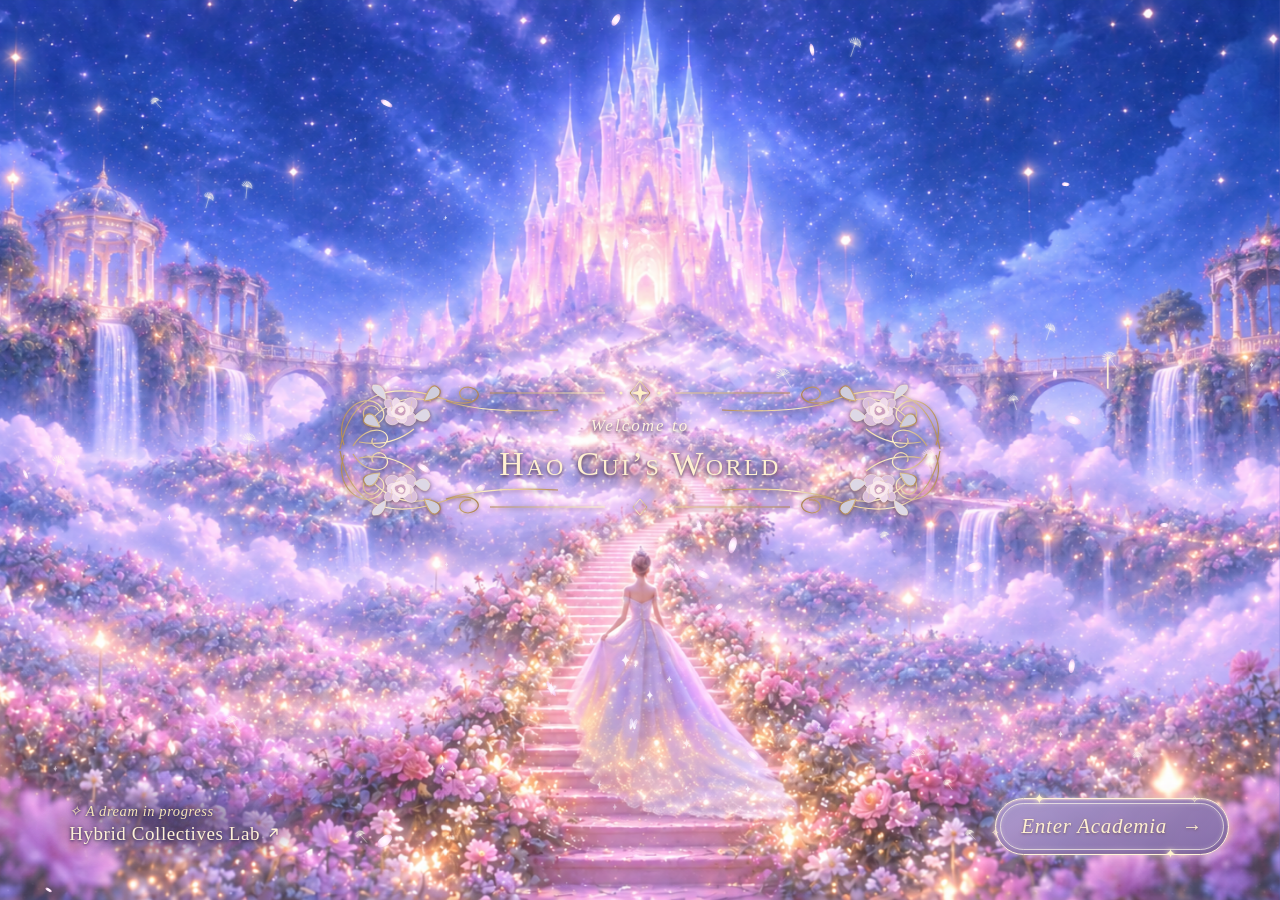
<file: art.html>
<!DOCTYPE html>

<html lang="en"><head><meta charset="utf-8"/><meta content="width=device-width,initial-scale=1" name="viewport"/><title>Welcome to Hao Cui’s World</title><link href="art.css?v=36" rel="stylesheet"/><link href="portrait.jpeg?v=35" rel="icon" type="image/jpeg"/></head><body class="immersed">
<main class="dream"><div aria-label="A princess in a flowing gown approaches a luminous castle through a garden of roses" class="landscape"></div><div class="veil"></div><canvas aria-hidden="true" id="magic"></canvas></main>
<div class="world-entry invitation-entry"><svg aria-hidden="true" class="invitation-ornament" viewbox="0 0 640 170"><defs><lineargradient id="champagne"><stop stop-color="#b18b56"></stop><stop offset=".35" stop-color="#fff1c9"></stop><stop offset=".65" stop-color="#e9cc95"></stop><stop offset="1" stop-color="#ae8453"></stop></lineargradient><g fill="none" id="sprig" stroke="url(#champagne)" stroke-width="1.2"><path d="M20 84C30 29 69 15 124 34C158 47 168 25 148 22C136 22 137 37 151 35M24 80C13 49 41 27 58 39C75 54 50 68 44 52C40 40 56 37 59 46M33 81C48 56 74 65 66 78C61 87 48 80 53 73M52 54Q77 27 111 36M39 77Q70 83 94 64"></path><g transform="translate(80 45)"><g fill="#d9bedb" stroke="#fff0ea" stroke-width=".55"><path d="M0 -3C-16 -21 -21 -4 -9 1C-23 11 -6 21 0 10C9 24 24 8 11 2C26 -8 10 -22 0 -3Z"></path><path d="M0 -2C-10 -15 -16 -4 -7 1C-16 8 -5 15 0 7C7 16 16 6 8 1C18 -6 7 -16 0 -2Z" fill="#eed9eb" transform="rotate(35)"></path><path d="M-5 -4Q3 -12 9 -3Q12 5 3 9Q-7 9 -9 2Z" fill="#f9e9ef"></path><path d="M-4 -2Q5 -8 6 1Q5 8 -2 5Q-8 4 -4 -2Z" fill="#ca9fbe"></path><path d="M-2 -1Q3 -5 4 0Q2 4 -1 2Q-3 0 0 -1" fill="#fff1ed"></path></g><g fill="none" stroke="#e9cbab" stroke-width=".55"><path d="M-10 -8Q-7 0 -9 1M12 -9Q10 -3 11 2M-8 11Q-4 7 0 10"></path></g></g><g fill="#ddd8e6" stroke="#f5e3c6" stroke-width=".6"><path d="M94 52Q108 37 110 51Q105 61 94 52M66 35Q49 26 53 20Q65 18 66 35"></path></g><path d="M104 36Q112 13 120 25Q122 34 104 36M60 62Q37 61 46 50Q54 45 60 62" fill="#cfcddd"></path><path d="M126 36Q166 49 238 45"></path></g></defs><use href="#sprig"></use><use href="#sprig" transform="translate(640 0) scale(-1 1)"></use><use href="#sprig" transform="translate(0 170) scale(1 -1)"></use><use href="#sprig" transform="translate(640 170) scale(-1 -1)"></use><g fill="none" stroke="url(#champagne)"><path d="M170 28H285M355 28H470M170 142H285M355 142H470"></path><path d="M310 28L320 16L330 28L320 40Z M313 142L320 134L327 142L320 150Z"></path></g><g fill="#fff0c8"><path d="M320 19L322 26L329 28L322 30L320 37L318 30L311 28L318 26Z"></path><circle cx="301" cy="28" r="1.6"></circle><circle cx="339" cy="28" r="1.6"></circle></g></svg><div class="entry-label" id="welcome-world"><span class="welcome-line">Welcome to</span><span class="name-line">Hao Cui’s World</span></div></div>
<a class="lab-dream" href="https://hybridcollectives.org/"><span class="ld-small">✧ A dream in progress</span><span class="ld-name"><span class="ld-label">Hybrid Collectives Lab</span><svg aria-hidden="true" class="ld-arrow" viewBox="0 0 12 12"><path d="M3 9L9 3M4.5 3H9V7.5" fill="none" stroke="currentColor" stroke-width="1.3" stroke-linecap="round" stroke-linejoin="round"/></svg></span></a><a class="academic-entrance" href="index.html?enter=2">Enter Academia <span aria-hidden="true">→</span><i aria-hidden="true" class="rim-star rs1">✦</i><i aria-hidden="true" class="rim-star rs2">✧</i><i aria-hidden="true" class="rim-star rs3">✦</i><i aria-hidden="true" class="rim-star rs4">✧</i></a><script src="art.js?v=31"></script><script defer src="lang.js?v=29"></script></body></html>
</file>
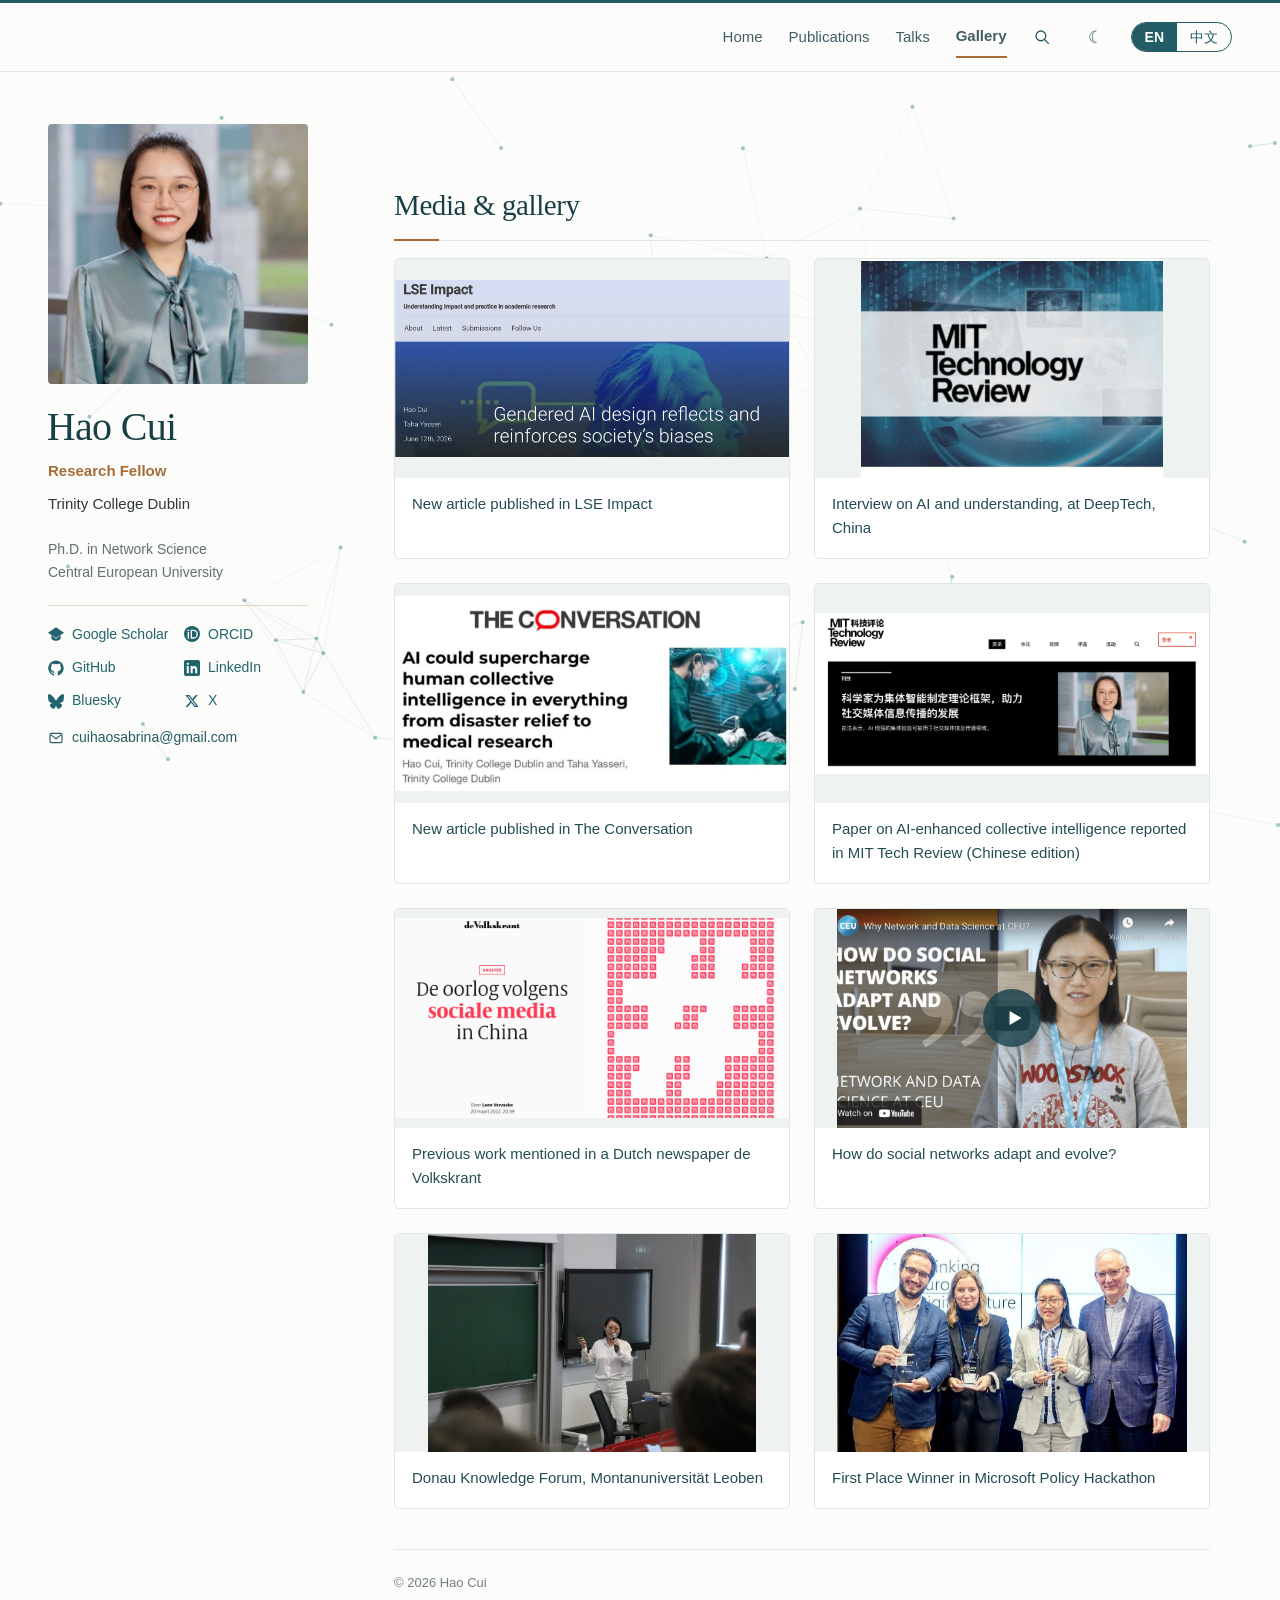
<file: gallery.html>
<!DOCTYPE html>

<html lang="en"><head><meta charset="utf-8"/><meta content="width=device-width, initial-scale=1" name="viewport"/><script>try{if(/[?&]from=lab(&|$)/.test(location.search)){sessionStorage.removeItem('theme-session-v1');history.replaceState(null,'',location.pathname+location.hash)}const theme=sessionStorage.getItem('theme-session-v1')||'light';document.documentElement.dataset.theme=theme;localStorage.setItem('theme-v2',theme)}catch(e){document.documentElement.dataset.theme='light'}</script><title>Media &amp; gallery | Hao Cui</title><meta content="Media coverage and gallery — Hao Cui" name="description"/><meta content="#245c65" name="theme-color"/><link href="portrait.jpeg?v=35" rel="icon" type="image/jpeg"/><link href="style.css?v=70" rel="stylesheet"/></head><body class="news-page"><canvas aria-hidden="true" id="network-background"></canvas>
<a class="skip" href="#main">Skip to content</a><header><nav aria-label="Main navigation"><button aria-controls="site-links" aria-expanded="false" id="menu-toggle" type="button"><svg aria-hidden="true" fill="none" stroke="currentColor" stroke-linecap="round" stroke-width="1.8" viewBox="0 0 24 24"><path d="M4 7h16M4 12h16M4 17h16"/></svg><span class="menu-label">Menu</span></button><div id="site-links"><a aria-label="Dream entrance" class="dream-return" href="art.html" title="Dream entrance"><svg aria-hidden="true" class="star-icon" viewBox="0 0 24 24"><path fill="currentColor" fill-rule="evenodd" d="M12 2.5999999999999996Q13.9 10.1 21.4 12Q13.9 13.9 12 21.4Q10.1 13.9 2.5999999999999996 12Q10.1 10.1 12 2.5999999999999996ZM12 6.5Q12.55 11.45 17.5 12Q12.55 12.55 12 17.5Q11.45 12.55 6.5 12Q11.45 11.45 12 6.5Z"/></svg></a><a href="index.html#about">Home</a><a href="publications.html">Publications</a><a href="talks.html">Talks</a><a aria-current="page" href="gallery.html">Gallery</a></div><a aria-label="Dream entrance" class="dream-return dream-mobile" href="art.html" title="Dream entrance"><svg aria-hidden="true" class="star-icon" viewBox="0 0 24 24"><path fill="currentColor" fill-rule="evenodd" d="M12 2.5999999999999996Q13.9 10.1 21.4 12Q13.9 13.9 12 21.4Q10.1 13.9 2.5999999999999996 12Q10.1 10.1 12 2.5999999999999996ZM12 6.5Q12.55 11.45 17.5 12Q12.55 12.55 12 17.5Q11.45 12.55 6.5 12Q11.45 11.45 12 6.5Z"/></svg></a><button aria-haspopup="dialog" aria-label="Search website" id="search-toggle" type="button"><svg aria-hidden="true" fill="none" height="18" stroke="currentColor" stroke-linecap="round" stroke-width="1.7" viewbox="0 0 24 24" width="18"><circle cx="10.5" cy="10.5" r="6.5"></circle><path d="m16 16 4.5 4.5"></path></svg></button><button aria-label="Switch to dark mode" id="theme-toggle" type="button"><span class="tt-moon">☾</span></button><div class="lang-switch" role="group" aria-label="Language"><button type="button" data-lang="en" aria-pressed="true">EN</button><button type="button" data-lang="zh" aria-pressed="false" lang="zh-CN">中文</button></div></nav></header>
<div class="layout"><aside><img alt="Portrait of Hao Cui" class="portrait" height="767" src="portrait.jpeg" width="1024"/><h1>Hao Cui</h1><p class="role">Research Fellow</p><p>Trinity College Dublin</p><p class="degree">Ph.D. in Network Science<br/>Central European University</p><div class="profile-links"><a href="https://scholar.google.com/citations?user=l_Igub8AAAAJ"><svg aria-hidden="true" class="profile-icon icon-scholar" fill="currentColor" focusable="false" viewbox="0 0 24 24"><path d="M12 2 0 10l12 8 12-8z"></path><path d="M5 14v5c4 4 10 4 14 0v-5l-7 5z"></path></svg>Google Scholar</a><a href="https://orcid.org/0000-0002-0036-8089"><svg aria-hidden="true" class="profile-icon icon-orcid" fill="currentColor" focusable="false" viewbox="0 0 24 24"><circle cx="12" cy="12" r="12"></circle><g fill="white"><circle cx="6.5" cy="6.5" r="1.3"></circle><path d="M5.5 9h2v10h-2zM10 5.5h4a6.75 6.75 0 0 1 0 13.5h-4zm2 2V17h2a4.75 4.75 0 0 0 0-9.5z"></path></g></svg>ORCID</a><a href="https://github.com/cuihaosabrina"><svg aria-hidden="true" class="profile-icon icon-github" fill="currentColor" focusable="false" viewbox="0 0 24 24"><path d="M12 .6a11.7 11.7 0 0 0-3.7 22.8c.6.1.8-.3.8-.6v-2.2c-3.3.7-4-1.4-4-1.4-.5-1.4-1.3-1.7-1.3-1.7-1.1-.8.1-.8.1-.8 1.2.1 1.8 1.2 1.8 1.2 1 1.8 2.7 1.3 3.4 1 .1-.8.4-1.3.8-1.6-2.6-.3-5.4-1.3-5.4-5.8 0-1.3.5-2.3 1.2-3.1-.1-.3-.5-1.5.1-3.1 0 0 1-.3 3.2 1.2a11 11 0 0 1 5.8 0c2.2-1.5 3.2-1.2 3.2-1.2.6 1.6.2 2.8.1 3.1.8.8 1.2 1.8 1.2 3.1 0 4.5-2.8 5.5-5.4 5.8.4.4.8 1.1.8 2.2v3.3c0 .3.2.7.8.6A11.7 11.7 0 0 0 12 .6z"></path></svg>GitHub</a><a href="https://www.linkedin.com/in/hao-cui-317104b7"><svg aria-hidden="true" class="profile-icon icon-linkedin" fill="currentColor" focusable="false" viewbox="0 0 24 24"><rect height="24" rx="3" width="24"></rect><g fill="white"><circle cx="5.7" cy="5.7" r="1.7"></circle><path d="M4.2 9h3v11h-3zM10 9h3v1.5c1-2.2 6.8-2.6 6.8 3.8V20h-3v-5.3c0-3-3.8-3-3.8 0V20h-3z"></path></g></svg>LinkedIn</a><a href="https://bsky.app/profile/cuihaosabrina.bsky.social"><svg aria-hidden="true" class="profile-icon icon-bluesky" fill="currentColor" focusable="false" viewbox="0 0 24 24"><path d="M5.2 3.2C8 5.3 11 9.5 12 11.8c1-2.3 4-6.5 6.8-8.6C20.8 1.7 24 .5 24 4.2c0 .7-.4 6.2-.7 7.1-1 3.1-4.5 3.9-7.7 3.4 5.6.9 7 3.8 3.9 6.7-5.8 5.9-7-1.5-7.5-3.4-.5 1.9-1.7 9.3-7.5 3.4-3.1-2.9-1.7-5.8 3.9-6.7-3.2.5-6.7-.3-7.7-3.4C.4 10.4 0 4.9 0 4.2 0 .5 3.2 1.7 5.2 3.2z"></path></svg>Bluesky</a><a href="https://x.com/cuihaosabrina"><svg aria-hidden="true" class="profile-icon icon-x" fill="currentColor" focusable="false" viewBox="0 0 24 24"><path d="M17.8 3h3.1l-6.8 7.7L22 21h-6.2l-4.9-6.3L5.3 21H2.2l7.3-8.3L1.9 3h6.4l4.4 5.8L17.8 3Zm-1.1 16.2h1.7L7.4 4.7H5.6l11.1 14.5Z"/></svg>X</a></div><a class="email-line" href="mailto:cuihaosabrina@gmail.com"><svg aria-hidden="true" class="profile-icon icon-email" fill="currentColor" focusable="false" viewbox="0 0 24 24"><rect fill="none" height="14" rx="2" stroke="currentColor" stroke-width="1.7" width="18" x="3" y="5"></rect><path d="m4 7 8 6 8-6" fill="none" stroke="currentColor" stroke-width="1.7"></path></svg><span>cuihaosabrina@gmail.com</span></a></aside>
<main id="main"><section id="media"><h2>Media &amp; gallery</h2><div class="image-gallery"><div class="gallery-frame" id="search-item-0"><button aria-label="Enlarge image: New article published in LSE Impact" class="image-open" data-caption="New article published in LSE Impact" data-image="gallery-0.png" data-link="https://blogs.lse.ac.uk/impactofsocialsciences/2026/06/12/gendered-ai-design-reflects-and-reinforces-societys-biases/" type="button"><img alt="" loading="lazy" src="gallery-0.png"/><span aria-hidden="true" class="view-label">View image ⤢</span></button><a class="gallery-card gallery-item" href="https://blogs.lse.ac.uk/impactofsocialsciences/2026/06/12/gendered-ai-design-reflects-and-reinforces-societys-biases/"><span class="gallery-caption">New article published in LSE Impact</span></a></div><div class="gallery-frame" id="search-item-1"><button aria-label="Enlarge image: Interview on AI and understanding, at DeepTech, China" class="image-open" data-caption="Interview on AI and understanding, at DeepTech, China" data-image="gallery-1.jpeg" data-link="https://www.tcd.ie/soham/news-and-events/news-2025/ai-and-understanding/" type="button"><img alt="" loading="lazy" src="gallery-1.jpeg"/><span aria-hidden="true" class="view-label">View image ⤢</span></button><a class="gallery-card gallery-item" href="https://www.tcd.ie/soham/news-and-events/news-2025/ai-and-understanding/"><span class="gallery-caption">Interview on AI and understanding, at DeepTech, China</span></a></div><div class="gallery-frame" id="search-item-2"><button aria-label="Enlarge image: New article published in The Conversation" class="image-open" data-caption="New article published in The Conversation" data-image="gallery-2.jpeg" data-link="https://theconversation.com/ai-could-supercharge-human-collective-intelligence-in-everything-from-disaster-relief-to-medical-research-249437?utm_medium=article_clipboard_share&amp;utm_source=theconversation.com" type="button"><img alt="" loading="lazy" src="gallery-2.jpeg"/><span aria-hidden="true" class="view-label">View image ⤢</span></button><a class="gallery-card gallery-item" href="https://theconversation.com/ai-could-supercharge-human-collective-intelligence-in-everything-from-disaster-relief-to-medical-research-249437?utm_medium=article_clipboard_share&amp;utm_source=theconversation.com"><span class="gallery-caption">New article published in The Conversation</span></a></div><div class="gallery-frame" id="search-item-3"><button aria-label="Enlarge image: Paper on AI-enhanced collective intelligence reported in MIT Tech Review (Chinese edition)" class="image-open" data-caption="Paper on AI-enhanced collective intelligence reported in MIT Tech Review (Chinese edition)" data-image="gallery-3.png" data-link="https://www.mittrchina.com/news/detail/13292" type="button"><img alt="" loading="lazy" src="gallery-3.png"/><span aria-hidden="true" class="view-label">View image ⤢</span></button><a class="gallery-card gallery-item" href="https://www.mittrchina.com/news/detail/13292"><span class="gallery-caption">Paper on AI-enhanced collective intelligence reported in MIT Tech Review (Chinese edition)</span></a></div><div class="gallery-frame" id="search-item-4"><button aria-label="Enlarge image: Previous work mentioned in a Dutch newspaper de Volkskrant" class="image-open" data-caption="Previous work mentioned in a Dutch newspaper de Volkskrant" data-image="gallery-4.png" data-link="https://www.volkskrant.nl/kijkverder/v/2022/de-oorlog-volgens-weibo~v492759/" type="button"><img alt="" loading="lazy" src="gallery-4.png"/><span aria-hidden="true" class="view-label">View image ⤢</span></button><a class="gallery-card gallery-item" href="https://www.volkskrant.nl/kijkverder/v/2022/de-oorlog-volgens-weibo~v492759/"><span class="gallery-caption">Previous work mentioned in a Dutch newspaper de Volkskrant</span></a></div><div class="gallery-frame" id="search-item-5"><button aria-label="Play video: How do social networks adapt and evolve?" class="image-open video-open" data-video="91gztlDBWfk" data-caption="How do social networks adapt and evolve?" data-image="gallery-5.png" data-link="https://www.youtube.com/watch?v=91gztlDBWfk" type="button"><img alt="" loading="lazy" src="gallery-5.png"/><span aria-hidden="true" class="play-badge"><svg viewBox="0 0 24 24"><path d="M8 5.5v13l11-6.5z" fill="currentColor"/></svg></span><span aria-hidden="true" class="view-label">View image ⤢</span></button><a class="gallery-card gallery-item" href="https://www.youtube.com/watch?v=91gztlDBWfk"><span class="gallery-caption">How do social networks adapt and evolve?</span></a></div><div class="gallery-frame" id="search-item-6"><button aria-label="Enlarge image: Donau Knowledge Forum, Montanuniversität Leoben" class="image-open" data-caption="Donau Knowledge Forum, Montanuniversität Leoben" data-image="gallery-6.jpg" data-link="https://www.pasconet.at/2022/07/11/%E7%AC%AC%E4%B8%83%E5%B1%8A%E5%A4%9A%E7%91%99%E7%9F%A5%E8%AF%86%E8%AE%BA%E5%9D%9B-%E6%97%85%E5%A5%A5%E7%A7%91%E6%8A%80%E4%BA%BA%E5%91%98%E5%AD%A6%E6%9C%AF%E4%BA%A4%E6%B5%81-%E6%88%90%E5%8A%9F%E5%9C%A8%E8%8E%B1%E5%A5%A5%E6%9C%AC%E5%A4%A7%E5%AD%A6%E5%8F%AC%E5%BC%80/" type="button"><img alt="" loading="lazy" src="gallery-6.jpg"/><span aria-hidden="true" class="view-label">View image ⤢</span></button><a class="gallery-card gallery-item" href="https://www.pasconet.at/2022/07/11/%E7%AC%AC%E4%B8%83%E5%B1%8A%E5%A4%9A%E7%91%99%E7%9F%A5%E8%AF%86%E8%AE%BA%E5%9D%9B-%E6%97%85%E5%A5%A5%E7%A7%91%E6%8A%80%E4%BA%BA%E5%91%98%E5%AD%A6%E6%9C%AF%E4%BA%A4%E6%B5%81-%E6%88%90%E5%8A%9F%E5%9C%A8%E8%8E%B1%E5%A5%A5%E6%9C%AC%E5%A4%A7%E5%AD%A6%E5%8F%AC%E5%BC%80/"><span class="gallery-caption">Donau Knowledge Forum, Montanuniversität Leoben</span></a></div><div class="gallery-frame" id="search-item-7"><button aria-label="Enlarge image: First Place Winner in Microsoft Policy Hackathon" class="image-open" data-caption="First Place Winner in Microsoft Policy Hackathon" data-image="gallery-7.jpeg" data-link="https://networkdatascience.ceu.edu/article/2019-11-18/1st-place-team-ceu-dnds-student-microsoft-hackathon-hack4ideas" type="button"><img alt="" loading="lazy" src="gallery-7.jpeg"/><span aria-hidden="true" class="view-label">View image ⤢</span></button><a class="gallery-card gallery-item" href="https://networkdatascience.ceu.edu/article/2019-11-18/1st-place-team-ceu-dnds-student-microsoft-hackathon-hack4ideas"><span class="gallery-caption">First Place Winner in Microsoft Policy Hackathon</span></a></div></div></section><footer>© 2026 Hao Cui</footer></main></div><script defer="True" src="interactions.js?v=48"></script><script defer="True" src="network.js?v=29"></script><dialog aria-label="Gallery image viewer" id="image-viewer"><button aria-label="Close image viewer" class="close-viewer" type="button">×</button><img alt="" id="viewer-image"/><div class="viewer-footer"><p id="viewer-caption"></p><a id="viewer-link">Read more ↗</a></div></dialog><dialog aria-labelledby="search-title" id="site-search"><div class="search-heading"><h2 id="search-title">Search website</h2><button aria-label="Close search" id="search-close" type="button">×</button></div><label for="search-input">Search publications, talks, and more</label><input autocomplete="off" id="search-input" placeholder="e.g. AI, networks, attention" type="search"/><p aria-live="polite" id="search-status">Type to search the website.</p><ul id="search-results"></ul></dialog><script defer="True" src="search-data.js?v=40"></script><script defer="True" src="search.js?v=40"></script><script defer src="lang.js?v=29"></script></body></html>
</file>
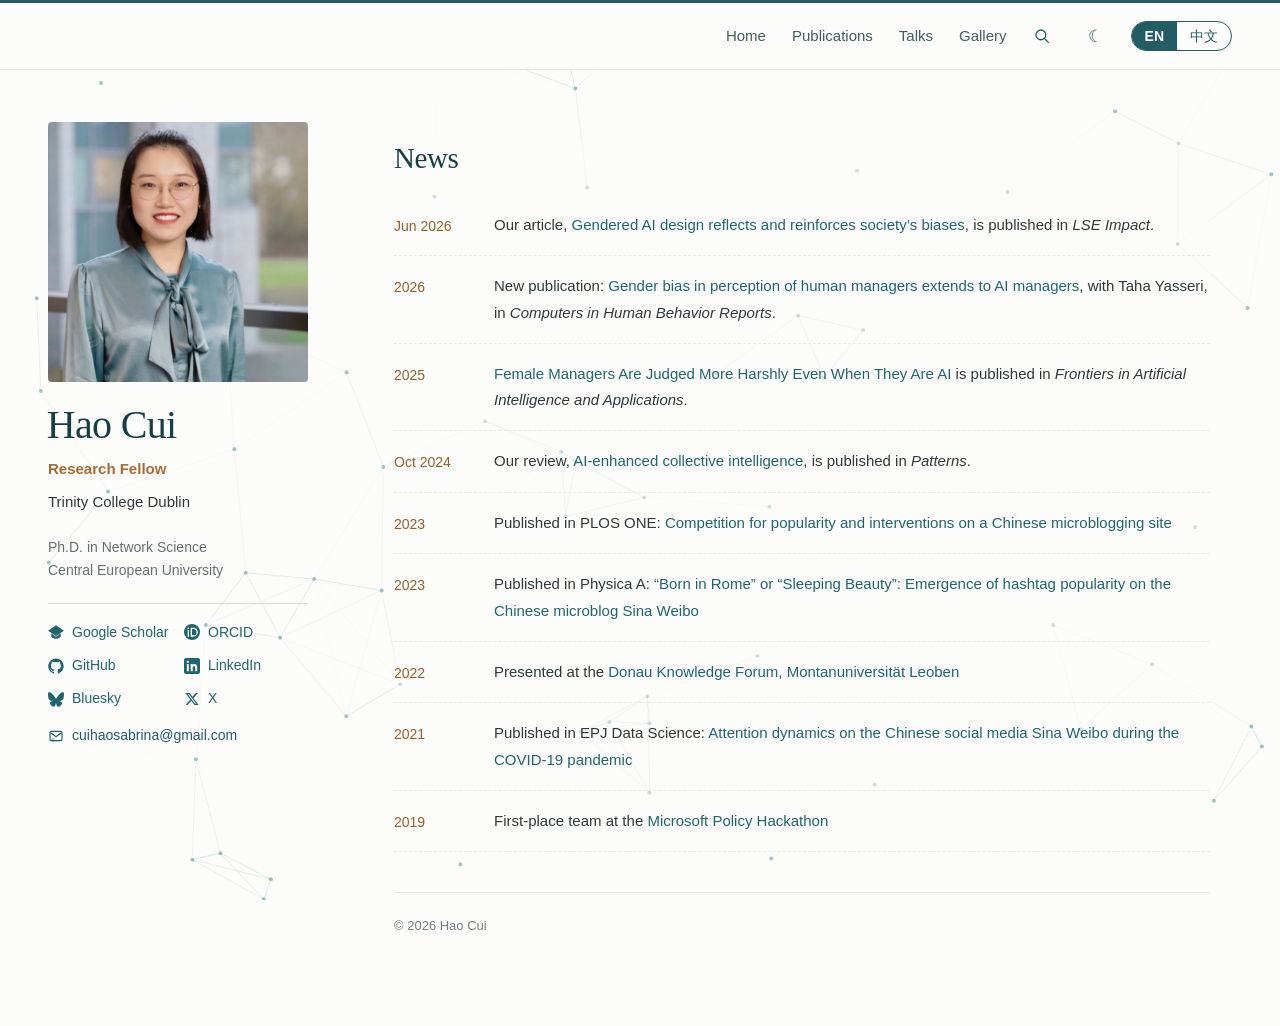
<file: news.html>
<!DOCTYPE html>

<html lang="en"><head><meta charset="utf-8"/><meta content="width=device-width, initial-scale=1" name="viewport"/><script>try{if(/[?&]from=lab(&|$)/.test(location.search)){sessionStorage.removeItem('theme-session-v1');history.replaceState(null,'',location.pathname+location.hash)}const theme=sessionStorage.getItem('theme-session-v1')||'light';document.documentElement.dataset.theme=theme;localStorage.setItem('theme-v2',theme)}catch(e){document.documentElement.dataset.theme='light'}</script><title>News | Hao Cui</title><meta content="News and updates from Hao Cui’s research, publications, and presentations." name="description"/><meta content="#245c65" name="theme-color"/><link href="portrait.jpeg?v=35" rel="icon" type="image/jpeg"/><link href="style.css?v=70" rel="stylesheet"/></head><body class="news-page"><canvas aria-hidden="true" id="network-background"></canvas>
<a class="skip" href="#main">Skip to content</a><header><nav aria-label="Main navigation"><button aria-controls="site-links" aria-expanded="false" id="menu-toggle" type="button"><svg aria-hidden="true" fill="none" stroke="currentColor" stroke-linecap="round" stroke-width="1.8" viewBox="0 0 24 24"><path d="M4 7h16M4 12h16M4 17h16"/></svg><span class="menu-label">Menu</span></button><div id="site-links"><a aria-label="Dream entrance" class="dream-return" href="art.html" title="Dream entrance"><svg aria-hidden="true" class="star-icon" viewBox="0 0 24 24"><path fill="currentColor" fill-rule="evenodd" d="M12 2.5999999999999996Q13.9 10.1 21.4 12Q13.9 13.9 12 21.4Q10.1 13.9 2.5999999999999996 12Q10.1 10.1 12 2.5999999999999996ZM12 6.5Q12.55 11.45 17.5 12Q12.55 12.55 12 17.5Q11.45 12.55 6.5 12Q11.45 11.45 12 6.5Z"/></svg></a><a href="index.html#about">Home</a><a href="publications.html">Publications</a><a href="talks.html">Talks</a><a href="gallery.html">Gallery</a></div><a aria-label="Dream entrance" class="dream-return dream-mobile" href="art.html" title="Dream entrance"><svg aria-hidden="true" class="star-icon" viewBox="0 0 24 24"><path fill="currentColor" fill-rule="evenodd" d="M12 2.5999999999999996Q13.9 10.1 21.4 12Q13.9 13.9 12 21.4Q10.1 13.9 2.5999999999999996 12Q10.1 10.1 12 2.5999999999999996ZM12 6.5Q12.55 11.45 17.5 12Q12.55 12.55 12 17.5Q11.45 12.55 6.5 12Q11.45 11.45 12 6.5Z"/></svg></a><button aria-haspopup="dialog" aria-label="Search website" id="search-toggle" type="button"><svg aria-hidden="true" fill="none" height="18" stroke="currentColor" stroke-linecap="round" stroke-width="1.7" viewbox="0 0 24 24" width="18"><circle cx="10.5" cy="10.5" r="6.5"></circle><path d="m16 16 4.5 4.5"></path></svg></button><button aria-label="Switch to dark mode" id="theme-toggle" type="button"><span class="tt-moon">☾</span></button><div class="lang-switch" role="group" aria-label="Language"><button type="button" data-lang="en" aria-pressed="true">EN</button><button type="button" data-lang="zh" aria-pressed="false" lang="zh-CN">中文</button></div></nav></header>
<div class="layout"><aside><img alt="Portrait of Hao Cui" class="portrait" height="767" src="portrait.jpeg" width="1024"/><h1>Hao Cui</h1><p class="role">Research Fellow</p><p>Trinity College Dublin</p><p class="degree">Ph.D. in Network Science<br/>Central European University</p><div class="profile-links"><a href="https://scholar.google.com/citations?user=l_Igub8AAAAJ"><svg aria-hidden="true" class="profile-icon icon-scholar" fill="currentColor" focusable="false" viewbox="0 0 24 24"><path d="M12 2 0 10l12 8 12-8z"></path><path d="M5 14v5c4 4 10 4 14 0v-5l-7 5z"></path></svg>Google Scholar</a><a href="https://orcid.org/0000-0002-0036-8089"><svg aria-hidden="true" class="profile-icon icon-orcid" fill="currentColor" focusable="false" viewbox="0 0 24 24"><circle cx="12" cy="12" r="12"></circle><g fill="white"><circle cx="6.5" cy="6.5" r="1.3"></circle><path d="M5.5 9h2v10h-2zM10 5.5h4a6.75 6.75 0 0 1 0 13.5h-4zm2 2V17h2a4.75 4.75 0 0 0 0-9.5z"></path></g></svg>ORCID</a><a href="https://github.com/cuihaosabrina"><svg aria-hidden="true" class="profile-icon icon-github" fill="currentColor" focusable="false" viewbox="0 0 24 24"><path d="M12 .6a11.7 11.7 0 0 0-3.7 22.8c.6.1.8-.3.8-.6v-2.2c-3.3.7-4-1.4-4-1.4-.5-1.4-1.3-1.7-1.3-1.7-1.1-.8.1-.8.1-.8 1.2.1 1.8 1.2 1.8 1.2 1 1.8 2.7 1.3 3.4 1 .1-.8.4-1.3.8-1.6-2.6-.3-5.4-1.3-5.4-5.8 0-1.3.5-2.3 1.2-3.1-.1-.3-.5-1.5.1-3.1 0 0 1-.3 3.2 1.2a11 11 0 0 1 5.8 0c2.2-1.5 3.2-1.2 3.2-1.2.6 1.6.2 2.8.1 3.1.8.8 1.2 1.8 1.2 3.1 0 4.5-2.8 5.5-5.4 5.8.4.4.8 1.1.8 2.2v3.3c0 .3.2.7.8.6A11.7 11.7 0 0 0 12 .6z"></path></svg>GitHub</a><a href="https://www.linkedin.com/in/hao-cui-317104b7"><svg aria-hidden="true" class="profile-icon icon-linkedin" fill="currentColor" focusable="false" viewbox="0 0 24 24"><rect height="24" rx="3" width="24"></rect><g fill="white"><circle cx="5.7" cy="5.7" r="1.7"></circle><path d="M4.2 9h3v11h-3zM10 9h3v1.5c1-2.2 6.8-2.6 6.8 3.8V20h-3v-5.3c0-3-3.8-3-3.8 0V20h-3z"></path></g></svg>LinkedIn</a><a href="https://bsky.app/profile/cuihaosabrina.bsky.social"><svg aria-hidden="true" class="profile-icon icon-bluesky" fill="currentColor" focusable="false" viewbox="0 0 24 24"><path d="M5.2 3.2C8 5.3 11 9.5 12 11.8c1-2.3 4-6.5 6.8-8.6C20.8 1.7 24 .5 24 4.2c0 .7-.4 6.2-.7 7.1-1 3.1-4.5 3.9-7.7 3.4 5.6.9 7 3.8 3.9 6.7-5.8 5.9-7-1.5-7.5-3.4-.5 1.9-1.7 9.3-7.5 3.4-3.1-2.9-1.7-5.8 3.9-6.7-3.2.5-6.7-.3-7.7-3.4C.4 10.4 0 4.9 0 4.2 0 .5 3.2 1.7 5.2 3.2z"></path></svg>Bluesky</a><a href="https://x.com/cuihaosabrina"><svg aria-hidden="true" class="profile-icon icon-x" fill="currentColor" focusable="false" viewBox="0 0 24 24"><path d="M17.8 3h3.1l-6.8 7.7L22 21h-6.2l-4.9-6.3L5.3 21H2.2l7.3-8.3L1.9 3h6.4l4.4 5.8L17.8 3Zm-1.1 16.2h1.7L7.4 4.7H5.6l11.1 14.5Z"/></svg>X</a></div><a class="email-line" href="mailto:cuihaosabrina@gmail.com"><svg aria-hidden="true" class="profile-icon icon-email" fill="currentColor" focusable="false" viewbox="0 0 24 24"><rect fill="none" height="14" rx="2" stroke="currentColor" stroke-width="1.7" width="18" x="3" y="5"></rect><path d="m4 7 8 6 8-6" fill="none" stroke="currentColor" stroke-width="1.7"></path></svg><span>cuihaosabrina@gmail.com</span></a></aside>
<main id="main"><section id="news"><div class="section-heading"><h2>News</h2></div><ul class="news-list"><li id="search-item-0"><time datetime="2026-06">Jun 2026</time><span>Our article, <a href="https://blogs.lse.ac.uk/impactofsocialsciences/2026/06/12/gendered-ai-design-reflects-and-reinforces-societys-biases/">Gendered AI design reflects and reinforces society’s biases</a>, is published in <em>LSE Impact</em>.</span></li><li id="search-item-1"><time datetime="2026">2026</time><span>New publication: <a href="https://doi.org/10.1016/j.chbr.2026.100984">Gender bias in perception of human managers extends to AI managers</a>, with Taha Yasseri, in <em>Computers in Human Behavior Reports</em>.</span></li><li id="search-item-2"><time datetime="2025">2025</time><span><a href="https://doi.org/10.3233/faia250681">Female Managers Are Judged More Harshly Even When They Are AI</a> is published in <em>Frontiers in Artificial Intelligence and Applications</em>.</span></li><li id="search-item-3"><time datetime="2024-10">Oct 2024</time><span>Our review, <a href="https://doi.org/10.1016/j.patter.2024.101074">AI-enhanced collective intelligence</a>, is published in <em>Patterns</em>.</span></li><li id="search-item-4"><time>2023</time><span>Published in PLOS ONE: <a href="https://doi.org/10.1371/journal.pone.0286093">Competition for popularity and interventions on a Chinese microblogging site</a></span></li><li id="search-item-5"><time>2023</time><span>Published in Physica A: <a href="https://doi.org/10.1016/j.physa.2023.128724">“Born in Rome” or “Sleeping Beauty”: Emergence of hashtag popularity on the Chinese microblog Sina Weibo</a></span></li><li id="search-item-6"><time>2022</time><span>Presented at the <a href="https://www.pasconet.at/2022/07/11/%E7%AC%AC%E4%B8%83%E5%B1%8A%E5%A4%9A%E7%91%99%E7%9F%A5%E8%AF%86%E8%AE%BA%E5%9D%9B-%E6%97%85%E5%A5%A5%E7%A7%91%E6%8A%80%E4%BA%BA%E5%91%98%E5%AD%A6%E6%9C%AF%E4%BA%A4%E6%B5%81-%E6%88%90%E5%8A%9F%E5%9C%A8%E8%8E%B1%E5%A5%A5%E6%9C%AC%E5%A4%A7%E5%AD%A6%E5%8F%AC%E5%BC%80/">Donau Knowledge Forum, Montanuniversität Leoben</a></span></li><li id="search-item-7"><time>2021</time><span>Published in EPJ Data Science: <a href="https://doi.org/10.1140/epjds/s13688-021-00263-0">Attention dynamics on the Chinese social media Sina Weibo during the COVID-19 pandemic</a></span></li><li id="search-item-8"><time>2019</time><span>First-place team at the <a href="https://networkdatascience.ceu.edu/article/2019-11-18/1st-place-team-ceu-dnds-student-microsoft-hackathon-hack4ideas">Microsoft Policy Hackathon</a></span></li></ul></section><footer>© 2026 Hao Cui</footer></main></div><script defer="True" src="interactions.js?v=48"></script><script defer="True" src="network.js?v=29"></script><dialog aria-labelledby="search-title" id="site-search"><div class="search-heading"><h2 id="search-title">Search website</h2><button aria-label="Close search" id="search-close" type="button">×</button></div><label for="search-input">Search publications, talks, and more</label><input autocomplete="off" id="search-input" placeholder="e.g. AI, networks, attention" type="search"/><p aria-live="polite" id="search-status">Type to search the website.</p><ul id="search-results"></ul></dialog><script defer="True" src="search-data.js?v=40"></script><script defer="True" src="search.js?v=40"></script><script defer src="lang.js?v=29"></script></body></html>
</file>
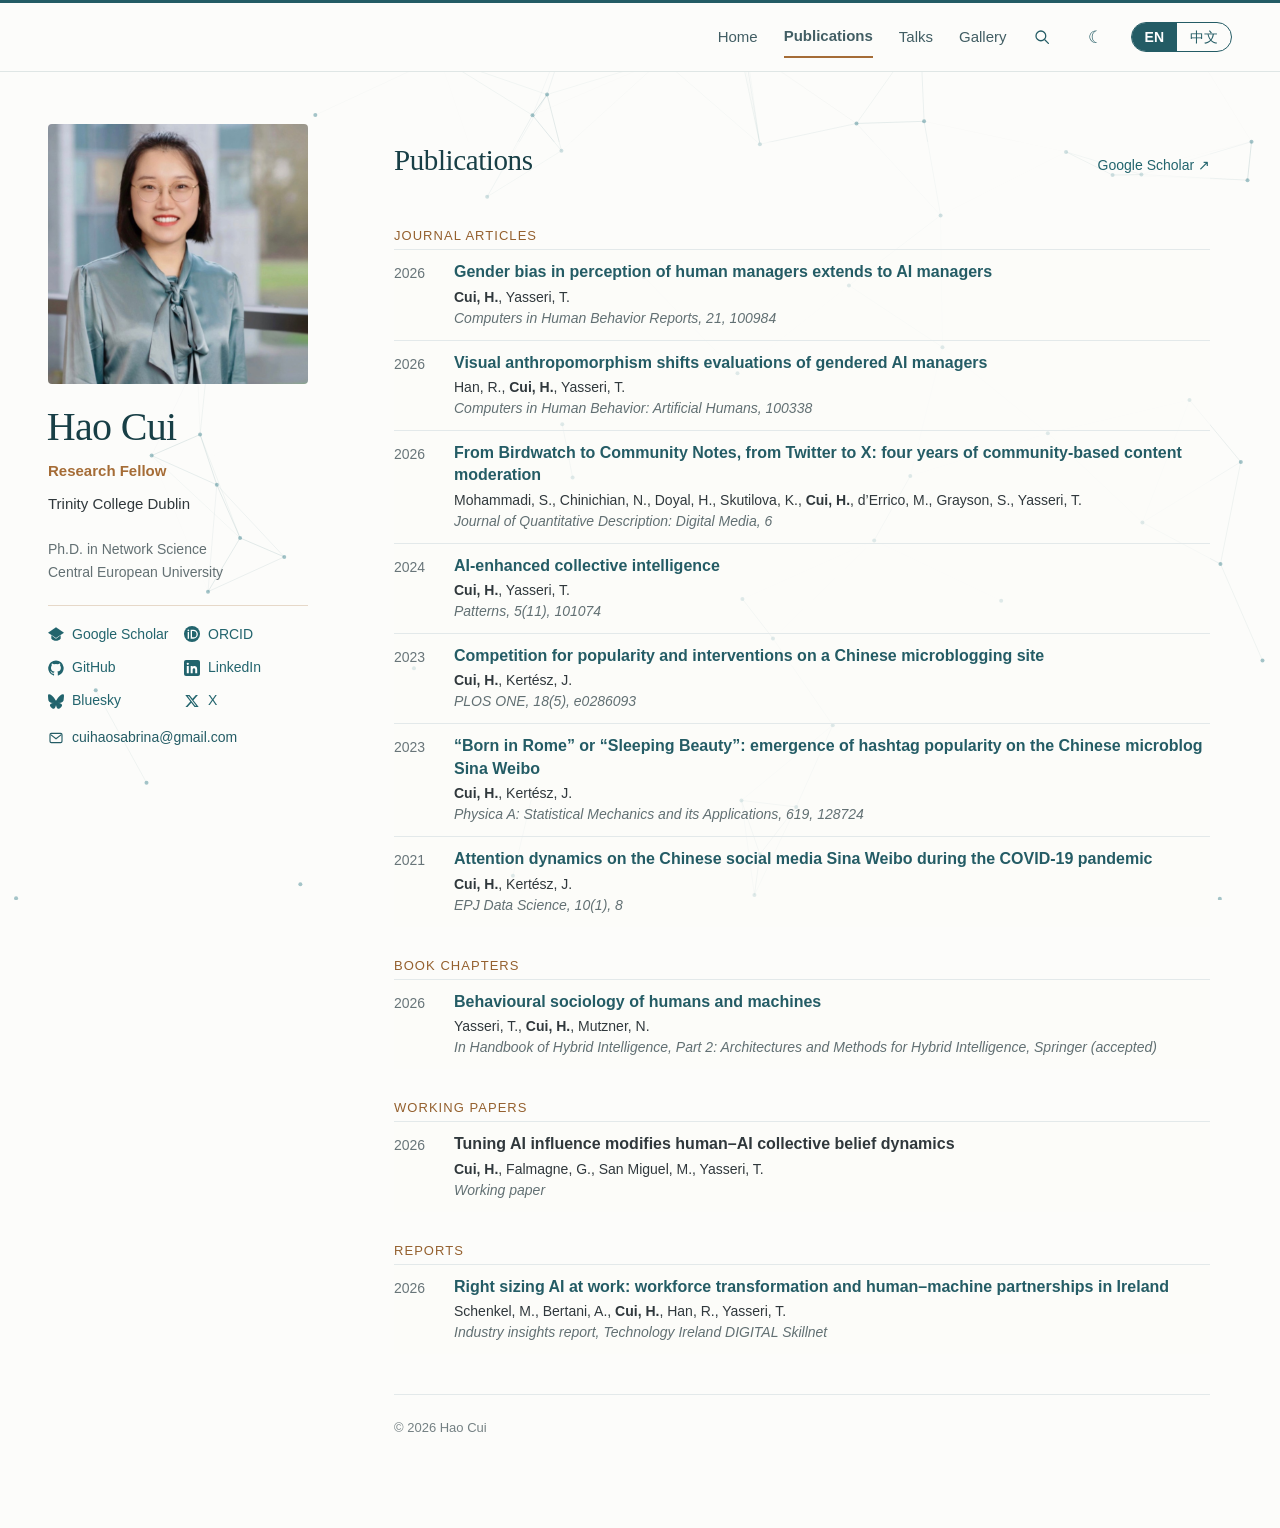
<file: publications.html>
<!DOCTYPE html>

<html lang="en"><head><meta charset="utf-8"/><meta content="width=device-width, initial-scale=1" name="viewport"/><script>try{if(/[?&]from=lab(&|$)/.test(location.search)){sessionStorage.removeItem('theme-session-v1');history.replaceState(null,'',location.pathname+location.hash)}const theme=sessionStorage.getItem('theme-session-v1')||'light';document.documentElement.dataset.theme=theme;localStorage.setItem('theme-v2',theme)}catch(e){document.documentElement.dataset.theme='light'}</script><title>Publications | Hao Cui</title><meta content="Publications and research outputs — Hao Cui" name="description"/><meta content="#245c65" name="theme-color"/><link href="portrait.jpeg?v=35" rel="icon" type="image/jpeg"/><link href="style.css?v=70" rel="stylesheet"/></head><body class="news-page"><canvas aria-hidden="true" id="network-background"></canvas>
<a class="skip" href="#main">Skip to content</a><header><nav aria-label="Main navigation"><button aria-controls="site-links" aria-expanded="false" id="menu-toggle" type="button"><svg aria-hidden="true" fill="none" stroke="currentColor" stroke-linecap="round" stroke-width="1.8" viewBox="0 0 24 24"><path d="M4 7h16M4 12h16M4 17h16"/></svg><span class="menu-label">Menu</span></button><div id="site-links"><a aria-label="Dream entrance" class="dream-return" href="art.html" title="Dream entrance"><svg aria-hidden="true" class="star-icon" viewBox="0 0 24 24"><path fill="currentColor" fill-rule="evenodd" d="M12 2.5999999999999996Q13.9 10.1 21.4 12Q13.9 13.9 12 21.4Q10.1 13.9 2.5999999999999996 12Q10.1 10.1 12 2.5999999999999996ZM12 6.5Q12.55 11.45 17.5 12Q12.55 12.55 12 17.5Q11.45 12.55 6.5 12Q11.45 11.45 12 6.5Z"/></svg></a><a href="index.html#about">Home</a><a aria-current="page" href="publications.html">Publications</a><a href="talks.html">Talks</a><a href="gallery.html">Gallery</a></div><a aria-label="Dream entrance" class="dream-return dream-mobile" href="art.html" title="Dream entrance"><svg aria-hidden="true" class="star-icon" viewBox="0 0 24 24"><path fill="currentColor" fill-rule="evenodd" d="M12 2.5999999999999996Q13.9 10.1 21.4 12Q13.9 13.9 12 21.4Q10.1 13.9 2.5999999999999996 12Q10.1 10.1 12 2.5999999999999996ZM12 6.5Q12.55 11.45 17.5 12Q12.55 12.55 12 17.5Q11.45 12.55 6.5 12Q11.45 11.45 12 6.5Z"/></svg></a><button aria-haspopup="dialog" aria-label="Search website" id="search-toggle" type="button"><svg aria-hidden="true" fill="none" height="18" stroke="currentColor" stroke-linecap="round" stroke-width="1.7" viewbox="0 0 24 24" width="18"><circle cx="10.5" cy="10.5" r="6.5"></circle><path d="m16 16 4.5 4.5"></path></svg></button><button aria-label="Switch to dark mode" id="theme-toggle" type="button"><span class="tt-moon">☾</span></button><div class="lang-switch" role="group" aria-label="Language"><button type="button" data-lang="en" aria-pressed="true">EN</button><button type="button" data-lang="zh" aria-pressed="false" lang="zh-CN">中文</button></div></nav></header>
<div class="layout"><aside><img alt="Portrait of Hao Cui" class="portrait" height="767" src="portrait.jpeg" width="1024"/><h1>Hao Cui</h1><p class="role">Research Fellow</p><p>Trinity College Dublin</p><p class="degree">Ph.D. in Network Science<br/>Central European University</p><div class="profile-links"><a href="https://scholar.google.com/citations?user=l_Igub8AAAAJ"><svg aria-hidden="true" class="profile-icon icon-scholar" fill="currentColor" focusable="false" viewbox="0 0 24 24"><path d="M12 2 0 10l12 8 12-8z"></path><path d="M5 14v5c4 4 10 4 14 0v-5l-7 5z"></path></svg>Google Scholar</a><a href="https://orcid.org/0000-0002-0036-8089"><svg aria-hidden="true" class="profile-icon icon-orcid" fill="currentColor" focusable="false" viewbox="0 0 24 24"><circle cx="12" cy="12" r="12"></circle><g fill="white"><circle cx="6.5" cy="6.5" r="1.3"></circle><path d="M5.5 9h2v10h-2zM10 5.5h4a6.75 6.75 0 0 1 0 13.5h-4zm2 2V17h2a4.75 4.75 0 0 0 0-9.5z"></path></g></svg>ORCID</a><a href="https://github.com/cuihaosabrina"><svg aria-hidden="true" class="profile-icon icon-github" fill="currentColor" focusable="false" viewbox="0 0 24 24"><path d="M12 .6a11.7 11.7 0 0 0-3.7 22.8c.6.1.8-.3.8-.6v-2.2c-3.3.7-4-1.4-4-1.4-.5-1.4-1.3-1.7-1.3-1.7-1.1-.8.1-.8.1-.8 1.2.1 1.8 1.2 1.8 1.2 1 1.8 2.7 1.3 3.4 1 .1-.8.4-1.3.8-1.6-2.6-.3-5.4-1.3-5.4-5.8 0-1.3.5-2.3 1.2-3.1-.1-.3-.5-1.5.1-3.1 0 0 1-.3 3.2 1.2a11 11 0 0 1 5.8 0c2.2-1.5 3.2-1.2 3.2-1.2.6 1.6.2 2.8.1 3.1.8.8 1.2 1.8 1.2 3.1 0 4.5-2.8 5.5-5.4 5.8.4.4.8 1.1.8 2.2v3.3c0 .3.2.7.8.6A11.7 11.7 0 0 0 12 .6z"></path></svg>GitHub</a><a href="https://www.linkedin.com/in/hao-cui-317104b7"><svg aria-hidden="true" class="profile-icon icon-linkedin" fill="currentColor" focusable="false" viewbox="0 0 24 24"><rect height="24" rx="3" width="24"></rect><g fill="white"><circle cx="5.7" cy="5.7" r="1.7"></circle><path d="M4.2 9h3v11h-3zM10 9h3v1.5c1-2.2 6.8-2.6 6.8 3.8V20h-3v-5.3c0-3-3.8-3-3.8 0V20h-3z"></path></g></svg>LinkedIn</a><a href="https://bsky.app/profile/cuihaosabrina.bsky.social"><svg aria-hidden="true" class="profile-icon icon-bluesky" fill="currentColor" focusable="false" viewbox="0 0 24 24"><path d="M5.2 3.2C8 5.3 11 9.5 12 11.8c1-2.3 4-6.5 6.8-8.6C20.8 1.7 24 .5 24 4.2c0 .7-.4 6.2-.7 7.1-1 3.1-4.5 3.9-7.7 3.4 5.6.9 7 3.8 3.9 6.7-5.8 5.9-7-1.5-7.5-3.4-.5 1.9-1.7 9.3-7.5 3.4-3.1-2.9-1.7-5.8 3.9-6.7-3.2.5-6.7-.3-7.7-3.4C.4 10.4 0 4.9 0 4.2 0 .5 3.2 1.7 5.2 3.2z"></path></svg>Bluesky</a><a href="https://x.com/cuihaosabrina"><svg aria-hidden="true" class="profile-icon icon-x" fill="currentColor" focusable="false" viewBox="0 0 24 24"><path d="M17.8 3h3.1l-6.8 7.7L22 21h-6.2l-4.9-6.3L5.3 21H2.2l7.3-8.3L1.9 3h6.4l4.4 5.8L17.8 3Zm-1.1 16.2h1.7L7.4 4.7H5.6l11.1 14.5Z"/></svg>X</a></div><a class="email-line" href="mailto:cuihaosabrina@gmail.com"><svg aria-hidden="true" class="profile-icon icon-email" fill="currentColor" focusable="false" viewbox="0 0 24 24"><rect fill="none" height="14" rx="2" stroke="currentColor" stroke-width="1.7" width="18" x="3" y="5"></rect><path d="m4 7 8 6 8-6" fill="none" stroke="currentColor" stroke-width="1.7"></path></svg><span>cuihaosabrina@gmail.com</span></a></aside>
<main id="main"><section id="publications"><div class="section-heading"><h2>Publications</h2><a href="https://scholar.google.com/citations?user=l_Igub8AAAAJ">Google Scholar ↗</a></div><div class="pub-group"><h3 class="pub-group-title">Journal articles</h3><article class="publication" data-topic="ai" id="search-item-0"><span class="year">2026</span><div><h3><a href="https://doi.org/10.1016/j.chbr.2026.100984">Gender bias in perception of human managers extends to AI managers</a></h3><p><strong>Cui, H.</strong>, Yasseri, T.</p><p class="venue">Computers in Human Behavior Reports, 21, 100984</p></div></article><article class="publication" data-topic="ai" id="search-item-1"><span class="year">2026</span><div><h3><a href="https://doi.org/10.1016/j.chbah.2026.100338">Visual anthropomorphism shifts evaluations of gendered AI managers</a></h3><p>Han, R., <strong>Cui, H.</strong>, Yasseri, T.</p><p class="venue">Computers in Human Behavior: Artificial Humans, 100338</p></div></article><article class="publication" data-topic="networks" id="search-item-2"><span class="year">2026</span><div><h3><a href="https://doi.org/10.51685/jqd.2026.013">From Birdwatch to Community Notes, from Twitter to X: four years of community-based content moderation</a></h3><p>Mohammadi, S., Chinichian, N., Doyal, H., Skutilova, K., <strong>Cui, H.</strong>, d’Errico, M., Grayson, S., Yasseri, T.</p><p class="venue">Journal of Quantitative Description: Digital Media, 6</p></div></article><article class="publication" data-topic="ai" id="search-item-7"><span class="year">2024</span><div><h3><a href="https://doi.org/10.1016/j.patter.2024.101074">AI-enhanced collective intelligence</a></h3><p><strong>Cui, H.</strong>, Yasseri, T.</p><p class="venue">Patterns, 5(11), 101074</p></div></article><article class="publication" data-topic="networks" id="search-item-8"><span class="year">2023</span><div><h3><a href="https://doi.org/10.1371/journal.pone.0286093">Competition for popularity and interventions on a Chinese microblogging site</a></h3><p><strong>Cui, H.</strong>, Kertész, J.</p><p class="venue">PLOS ONE, 18(5), e0286093</p></div></article><article class="publication" data-topic="networks" id="search-item-9"><span class="year">2023</span><div><h3><a href="https://doi.org/10.1016/j.physa.2023.128724">“Born in Rome” or “Sleeping Beauty”: emergence of hashtag popularity on the Chinese microblog Sina Weibo</a></h3><p><strong>Cui, H.</strong>, Kertész, J.</p><p class="venue">Physica A: Statistical Mechanics and its Applications, 619, 128724</p></div></article><article class="publication" data-topic="networks" id="search-item-10"><span class="year">2021</span><div><h3><a href="https://doi.org/10.1140/epjds/s13688-021-00263-0">Attention dynamics on the Chinese social media Sina Weibo during the COVID-19 pandemic</a></h3><p><strong>Cui, H.</strong>, Kertész, J.</p><p class="venue">EPJ Data Science, 10(1), 8</p></div></article></div><div class="pub-group"><h3 class="pub-group-title">Book chapters</h3><article class="publication" data-topic="ai" id="search-item-3"><span class="year">2026</span><div><h3><a href="https://arxiv.org/abs/2610.17487">Behavioural sociology of humans and machines</a></h3><p>Yasseri, T., <strong>Cui, H.</strong>, Mutzner, N.</p><p class="venue">In Handbook of Hybrid Intelligence, Part 2: Architectures and Methods for Hybrid Intelligence, Springer (accepted)</p></div></article></div><div class="pub-group"><h3 class="pub-group-title">Working papers</h3><article class="publication" data-topic="ai" id="search-item-4"><span class="year">2026</span><div><h3>Tuning AI influence modifies human–AI collective belief dynamics</h3><p><strong>Cui, H.</strong>, Falmagne, G., San Miguel, M., Yasseri, T.</p><p class="venue">Working paper</p></div></article></div><div class="pub-group"><h3 class="pub-group-title">Reports</h3><article class="publication" data-topic="ai" id="search-item-5"><span class="year">2026</span><div><h3><a href="https://www.skillnetireland.ie/uploads/attachments/Right-Sizing-AI-at-Work_Industry-Insights-Report.pdf">Right sizing AI at work: workforce transformation and human–machine partnerships in Ireland</a></h3><p>Schenkel, M., Bertani, A., <strong>Cui, H.</strong>, Han, R., Yasseri, T.</p><p class="venue">Industry insights report, Technology Ireland DIGITAL Skillnet</p></div></article></div></section><footer>© 2026 Hao Cui</footer></main></div><script defer="True" src="interactions.js?v=48"></script><script defer="True" src="network.js?v=29"></script><dialog aria-labelledby="search-title" id="site-search"><div class="search-heading"><h2 id="search-title">Search website</h2><button aria-label="Close search" id="search-close" type="button">×</button></div><label for="search-input">Search publications, talks, and more</label><input autocomplete="off" id="search-input" placeholder="e.g. AI, networks, attention" type="search"/><p aria-live="polite" id="search-status">Type to search the website.</p><ul id="search-results"></ul></dialog><script defer="True" src="search-data.js?v=40"></script><script defer="True" src="search.js?v=40"></script><script defer src="lang.js?v=29"></script></body></html>
</file>
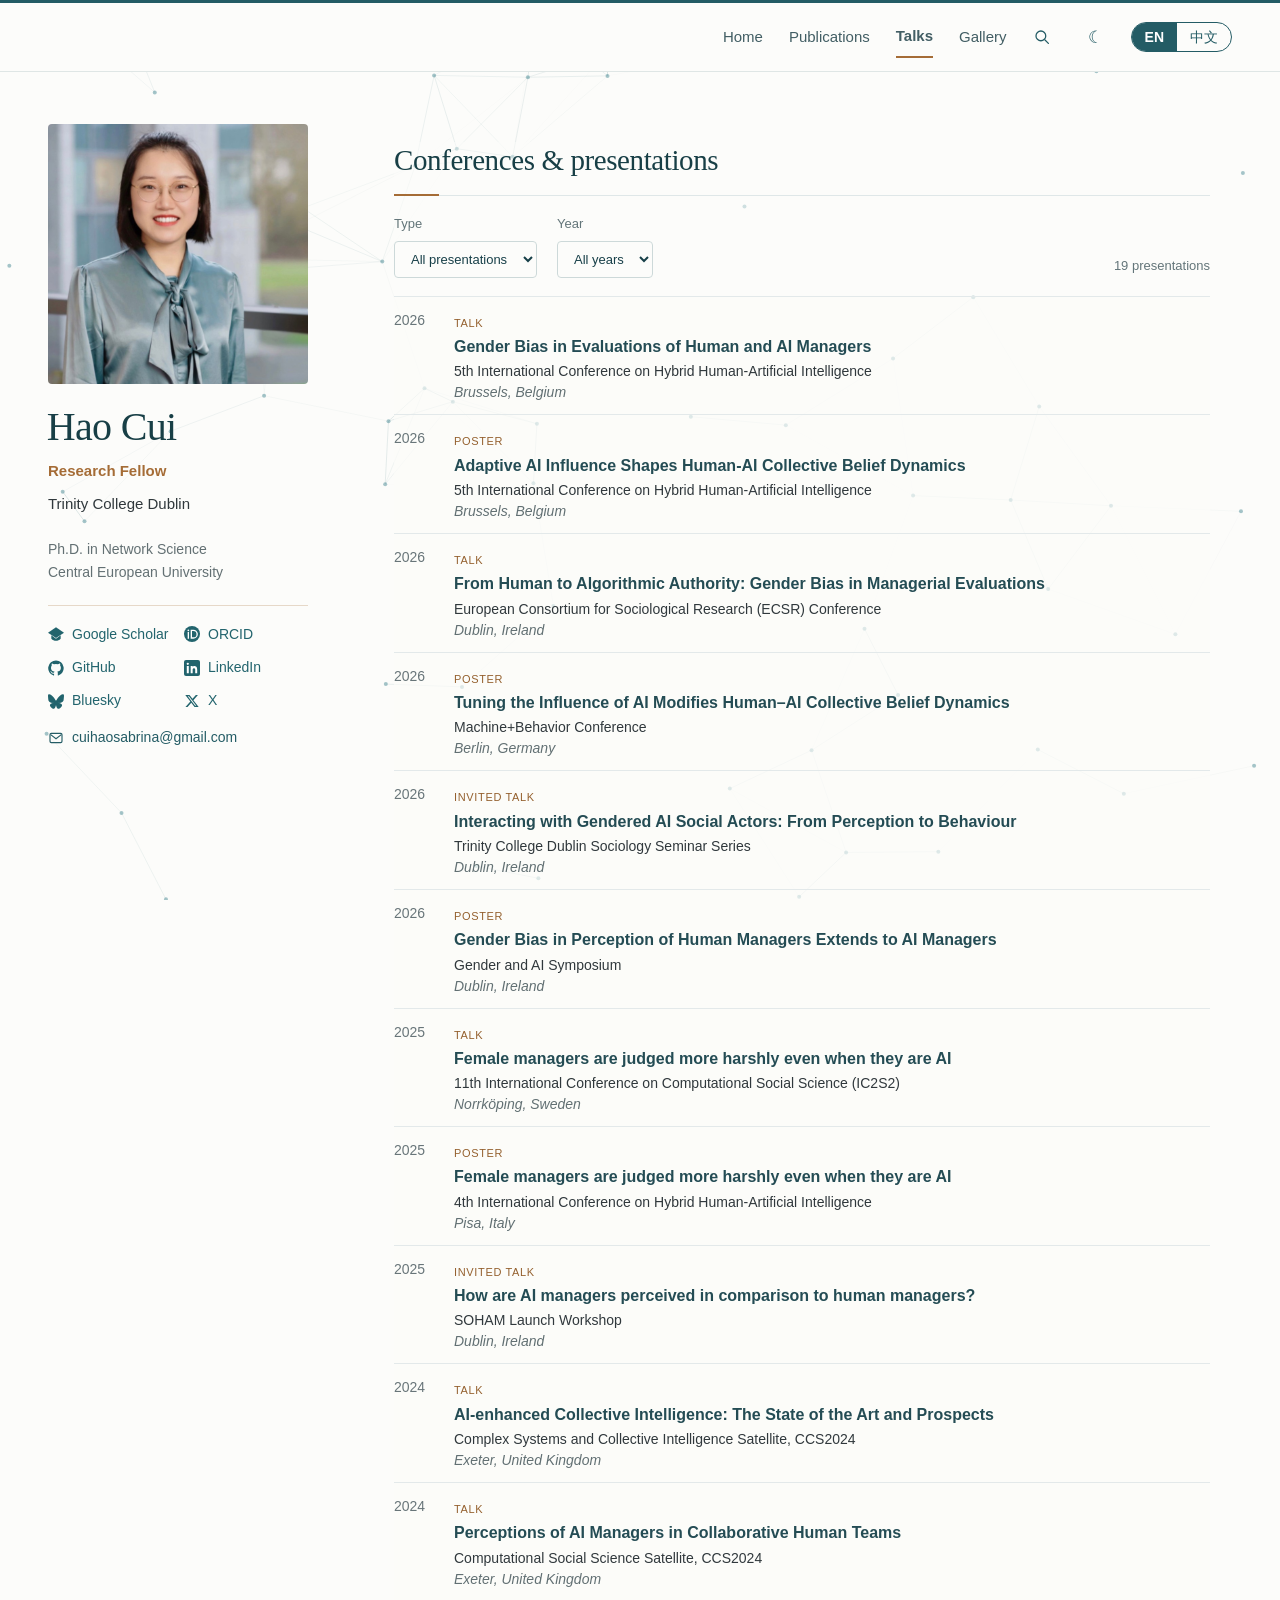
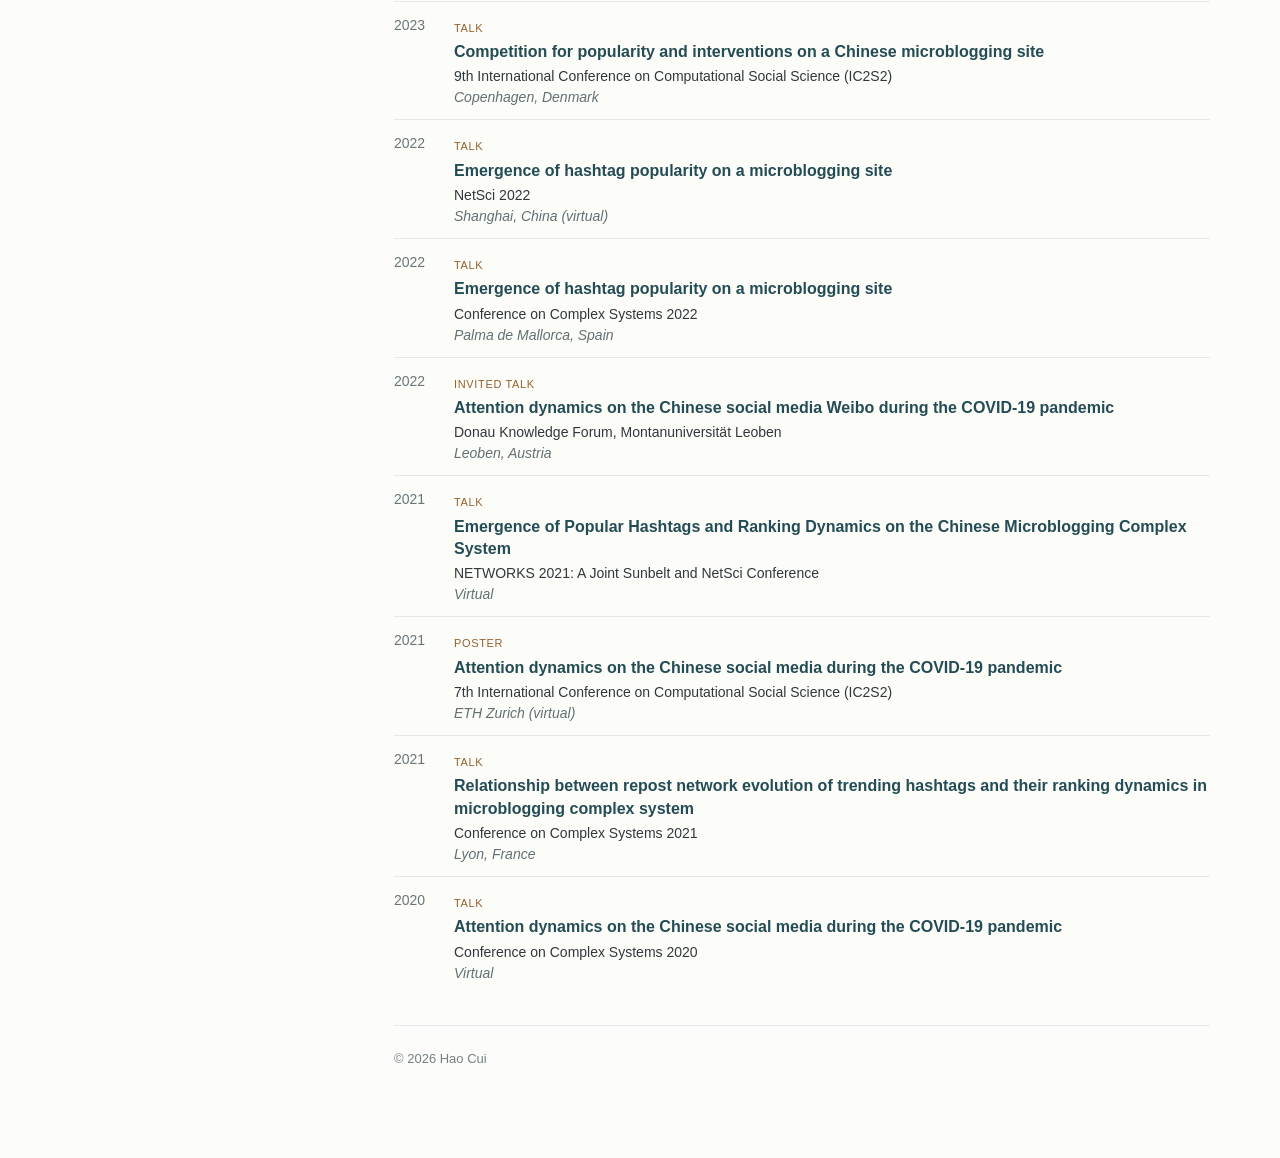
<file: talks.html>
<!DOCTYPE html>

<html lang="en"><head><meta charset="utf-8"/><meta content="width=device-width, initial-scale=1" name="viewport"/><script>try{if(/[?&]from=lab(&|$)/.test(location.search)){sessionStorage.removeItem('theme-session-v1');history.replaceState(null,'',location.pathname+location.hash)}const theme=sessionStorage.getItem('theme-session-v1')||'light';document.documentElement.dataset.theme=theme;localStorage.setItem('theme-v2',theme)}catch(e){document.documentElement.dataset.theme='light'}</script><title>Talks | Hao Cui</title><meta content="Talks — Hao Cui" name="description"/><meta content="#245c65" name="theme-color"/><link href="portrait.jpeg?v=35" rel="icon" type="image/jpeg"/><link href="style.css?v=70" rel="stylesheet"/></head><body class="news-page"><canvas aria-hidden="true" id="network-background"></canvas>
<a class="skip" href="#main">Skip to content</a><header><nav aria-label="Main navigation"><button aria-controls="site-links" aria-expanded="false" id="menu-toggle" type="button"><svg aria-hidden="true" fill="none" stroke="currentColor" stroke-linecap="round" stroke-width="1.8" viewBox="0 0 24 24"><path d="M4 7h16M4 12h16M4 17h16"/></svg><span class="menu-label">Menu</span></button><div id="site-links"><a aria-label="Dream entrance" class="dream-return" href="art.html" title="Dream entrance"><svg aria-hidden="true" class="star-icon" viewBox="0 0 24 24"><path fill="currentColor" fill-rule="evenodd" d="M12 2.5999999999999996Q13.9 10.1 21.4 12Q13.9 13.9 12 21.4Q10.1 13.9 2.5999999999999996 12Q10.1 10.1 12 2.5999999999999996ZM12 6.5Q12.55 11.45 17.5 12Q12.55 12.55 12 17.5Q11.45 12.55 6.5 12Q11.45 11.45 12 6.5Z"/></svg></a><a href="index.html#about">Home</a><a href="publications.html">Publications</a><a aria-current="page" href="talks.html">Talks</a><a href="gallery.html">Gallery</a></div><a aria-label="Dream entrance" class="dream-return dream-mobile" href="art.html" title="Dream entrance"><svg aria-hidden="true" class="star-icon" viewBox="0 0 24 24"><path fill="currentColor" fill-rule="evenodd" d="M12 2.5999999999999996Q13.9 10.1 21.4 12Q13.9 13.9 12 21.4Q10.1 13.9 2.5999999999999996 12Q10.1 10.1 12 2.5999999999999996ZM12 6.5Q12.55 11.45 17.5 12Q12.55 12.55 12 17.5Q11.45 12.55 6.5 12Q11.45 11.45 12 6.5Z"/></svg></a><button aria-haspopup="dialog" aria-label="Search website" id="search-toggle" type="button"><svg aria-hidden="true" fill="none" height="18" stroke="currentColor" stroke-linecap="round" stroke-width="1.7" viewbox="0 0 24 24" width="18"><circle cx="10.5" cy="10.5" r="6.5"></circle><path d="m16 16 4.5 4.5"></path></svg></button><button aria-label="Switch to dark mode" id="theme-toggle" type="button"><span class="tt-moon">☾</span></button><div class="lang-switch" role="group" aria-label="Language"><button type="button" data-lang="en" aria-pressed="true">EN</button><button type="button" data-lang="zh" aria-pressed="false" lang="zh-CN">中文</button></div></nav></header>
<div class="layout"><aside><img alt="Portrait of Hao Cui" class="portrait" height="767" src="portrait.jpeg" width="1024"/><h1>Hao Cui</h1><p class="role">Research Fellow</p><p>Trinity College Dublin</p><p class="degree">Ph.D. in Network Science<br/>Central European University</p><div class="profile-links"><a href="https://scholar.google.com/citations?user=l_Igub8AAAAJ"><svg aria-hidden="true" class="profile-icon icon-scholar" fill="currentColor" focusable="false" viewbox="0 0 24 24"><path d="M12 2 0 10l12 8 12-8z"></path><path d="M5 14v5c4 4 10 4 14 0v-5l-7 5z"></path></svg>Google Scholar</a><a href="https://orcid.org/0000-0002-0036-8089"><svg aria-hidden="true" class="profile-icon icon-orcid" fill="currentColor" focusable="false" viewbox="0 0 24 24"><circle cx="12" cy="12" r="12"></circle><g fill="white"><circle cx="6.5" cy="6.5" r="1.3"></circle><path d="M5.5 9h2v10h-2zM10 5.5h4a6.75 6.75 0 0 1 0 13.5h-4zm2 2V17h2a4.75 4.75 0 0 0 0-9.5z"></path></g></svg>ORCID</a><a href="https://github.com/cuihaosabrina"><svg aria-hidden="true" class="profile-icon icon-github" fill="currentColor" focusable="false" viewbox="0 0 24 24"><path d="M12 .6a11.7 11.7 0 0 0-3.7 22.8c.6.1.8-.3.8-.6v-2.2c-3.3.7-4-1.4-4-1.4-.5-1.4-1.3-1.7-1.3-1.7-1.1-.8.1-.8.1-.8 1.2.1 1.8 1.2 1.8 1.2 1 1.8 2.7 1.3 3.4 1 .1-.8.4-1.3.8-1.6-2.6-.3-5.4-1.3-5.4-5.8 0-1.3.5-2.3 1.2-3.1-.1-.3-.5-1.5.1-3.1 0 0 1-.3 3.2 1.2a11 11 0 0 1 5.8 0c2.2-1.5 3.2-1.2 3.2-1.2.6 1.6.2 2.8.1 3.1.8.8 1.2 1.8 1.2 3.1 0 4.5-2.8 5.5-5.4 5.8.4.4.8 1.1.8 2.2v3.3c0 .3.2.7.8.6A11.7 11.7 0 0 0 12 .6z"></path></svg>GitHub</a><a href="https://www.linkedin.com/in/hao-cui-317104b7"><svg aria-hidden="true" class="profile-icon icon-linkedin" fill="currentColor" focusable="false" viewbox="0 0 24 24"><rect height="24" rx="3" width="24"></rect><g fill="white"><circle cx="5.7" cy="5.7" r="1.7"></circle><path d="M4.2 9h3v11h-3zM10 9h3v1.5c1-2.2 6.8-2.6 6.8 3.8V20h-3v-5.3c0-3-3.8-3-3.8 0V20h-3z"></path></g></svg>LinkedIn</a><a href="https://bsky.app/profile/cuihaosabrina.bsky.social"><svg aria-hidden="true" class="profile-icon icon-bluesky" fill="currentColor" focusable="false" viewbox="0 0 24 24"><path d="M5.2 3.2C8 5.3 11 9.5 12 11.8c1-2.3 4-6.5 6.8-8.6C20.8 1.7 24 .5 24 4.2c0 .7-.4 6.2-.7 7.1-1 3.1-4.5 3.9-7.7 3.4 5.6.9 7 3.8 3.9 6.7-5.8 5.9-7-1.5-7.5-3.4-.5 1.9-1.7 9.3-7.5 3.4-3.1-2.9-1.7-5.8 3.9-6.7-3.2.5-6.7-.3-7.7-3.4C.4 10.4 0 4.9 0 4.2 0 .5 3.2 1.7 5.2 3.2z"></path></svg>Bluesky</a><a href="https://x.com/cuihaosabrina"><svg aria-hidden="true" class="profile-icon icon-x" fill="currentColor" focusable="false" viewBox="0 0 24 24"><path d="M17.8 3h3.1l-6.8 7.7L22 21h-6.2l-4.9-6.3L5.3 21H2.2l7.3-8.3L1.9 3h6.4l4.4 5.8L17.8 3Zm-1.1 16.2h1.7L7.4 4.7H5.6l11.1 14.5Z"/></svg>X</a></div><a class="email-line" href="mailto:cuihaosabrina@gmail.com"><svg aria-hidden="true" class="profile-icon icon-email" fill="currentColor" focusable="false" viewbox="0 0 24 24"><rect fill="none" height="14" rx="2" stroke="currentColor" stroke-width="1.7" width="18" x="3" y="5"></rect><path d="m4 7 8 6 8-6" fill="none" stroke="currentColor" stroke-width="1.7"></path></svg><span>cuihaosabrina@gmail.com</span></a></aside>
<main id="main"><section id="presentations"><h2>Conferences &amp; presentations</h2><div class="presentation-controls"><label>Type <select id="presentation-type"><option value="all">All presentations</option><option>Talk</option><option>Poster</option><option>Invited talk</option></select></label><label>Year <select id="presentation-year"><option value="all">All years</option><option>2026</option><option>2025</option><option>2024</option><option>2023</option><option>2022</option><option>2021</option><option>2020</option></select></label><span aria-live="polite" id="presentation-count">19 presentations</span></div><div class="presentation-list"><article class="presentation" data-kind="Talk" data-year="2026" id="search-item-0"><span class="year">2026</span><div><span class="presentation-kind">Talk</span><h3>Gender Bias in Evaluations of Human and AI Managers</h3><p>5th International Conference on Hybrid Human-Artificial Intelligence</p><p class="venue">Brussels, Belgium</p></div></article><article class="presentation" data-kind="Poster" data-year="2026" id="search-item-1"><span class="year">2026</span><div><span class="presentation-kind">Poster</span><h3>Adaptive AI Influence Shapes Human-AI Collective Belief Dynamics</h3><p>5th International Conference on Hybrid Human-Artificial Intelligence</p><p class="venue">Brussels, Belgium</p></div></article><article class="presentation" data-kind="Talk" data-year="2026" id="search-item-2"><span class="year">2026</span><div><span class="presentation-kind">Talk</span><h3>From Human to Algorithmic Authority: Gender Bias in Managerial Evaluations</h3><p>European Consortium for Sociological Research (ECSR) Conference</p><p class="venue">Dublin, Ireland</p></div></article><article class="presentation" data-kind="Poster" data-year="2026" id="search-item-3"><span class="year">2026</span><div><span class="presentation-kind">Poster</span><h3>Tuning the Influence of AI Modifies Human–AI Collective Belief Dynamics</h3><p>Machine+Behavior Conference</p><p class="venue">Berlin, Germany</p></div></article><article class="presentation" data-kind="Invited talk" data-year="2026" id="search-item-4"><span class="year">2026</span><div><span class="presentation-kind">Invited talk</span><h3>Interacting with Gendered AI Social Actors: From Perception to Behaviour</h3><p>Trinity College Dublin Sociology Seminar Series</p><p class="venue">Dublin, Ireland</p></div></article><article class="presentation" data-kind="Poster" data-year="2026" id="search-item-5"><span class="year">2026</span><div><span class="presentation-kind">Poster</span><h3>Gender Bias in Perception of Human Managers Extends to AI Managers</h3><p>Gender and AI Symposium</p><p class="venue">Dublin, Ireland</p></div></article><article class="presentation" data-kind="Talk" data-year="2025" id="search-item-6"><span class="year">2025</span><div><span class="presentation-kind">Talk</span><h3>Female managers are judged more harshly even when they are AI</h3><p>11th International Conference on Computational Social Science (IC2S2)</p><p class="venue">Norrköping, Sweden</p></div></article><article class="presentation" data-kind="Poster" data-year="2025" id="search-item-7"><span class="year">2025</span><div><span class="presentation-kind">Poster</span><h3>Female managers are judged more harshly even when they are AI</h3><p>4th International Conference on Hybrid Human-Artificial Intelligence</p><p class="venue">Pisa, Italy</p></div></article><article class="presentation" data-kind="Invited talk" data-year="2025" id="search-item-8"><span class="year">2025</span><div><span class="presentation-kind">Invited talk</span><h3>How are AI managers perceived in comparison to human managers?</h3><p>SOHAM Launch Workshop</p><p class="venue">Dublin, Ireland</p></div></article><article class="presentation" data-kind="Talk" data-year="2024" id="search-item-9"><span class="year">2024</span><div><span class="presentation-kind">Talk</span><h3>AI-enhanced Collective Intelligence: The State of the Art and Prospects</h3><p>Complex Systems and Collective Intelligence Satellite, CCS2024</p><p class="venue">Exeter, United Kingdom</p></div></article><article class="presentation" data-kind="Talk" data-year="2024" id="search-item-10"><span class="year">2024</span><div><span class="presentation-kind">Talk</span><h3>Perceptions of AI Managers in Collaborative Human Teams</h3><p>Computational Social Science Satellite, CCS2024</p><p class="venue">Exeter, United Kingdom</p></div></article><article class="presentation" data-kind="Talk" data-year="2023" id="search-item-11"><span class="year">2023</span><div><span class="presentation-kind">Talk</span><h3>Competition for popularity and interventions on a Chinese microblogging site</h3><p>9th International Conference on Computational Social Science (IC2S2)</p><p class="venue">Copenhagen, Denmark</p></div></article><article class="presentation" data-kind="Talk" data-year="2022" id="search-item-12"><span class="year">2022</span><div><span class="presentation-kind">Talk</span><h3>Emergence of hashtag popularity on a microblogging site</h3><p>NetSci 2022</p><p class="venue">Shanghai, China (virtual)</p></div></article><article class="presentation" data-kind="Talk" data-year="2022" id="search-item-13"><span class="year">2022</span><div><span class="presentation-kind">Talk</span><h3>Emergence of hashtag popularity on a microblogging site</h3><p>Conference on Complex Systems 2022</p><p class="venue">Palma de Mallorca, Spain</p></div></article><article class="presentation" data-kind="Invited talk" data-year="2022" id="search-item-14"><span class="year">2022</span><div><span class="presentation-kind">Invited talk</span><h3>Attention dynamics on the Chinese social media Weibo during the COVID-19 pandemic</h3><p>Donau Knowledge Forum, Montanuniversität Leoben</p><p class="venue">Leoben, Austria</p></div></article><article class="presentation" data-kind="Talk" data-year="2021" id="search-item-15"><span class="year">2021</span><div><span class="presentation-kind">Talk</span><h3>Emergence of Popular Hashtags and Ranking Dynamics on the Chinese Microblogging Complex System</h3><p>NETWORKS 2021: A Joint Sunbelt and NetSci Conference</p><p class="venue">Virtual</p></div></article><article class="presentation" data-kind="Poster" data-year="2021" id="search-item-16"><span class="year">2021</span><div><span class="presentation-kind">Poster</span><h3>Attention dynamics on the Chinese social media during the COVID-19 pandemic</h3><p>7th International Conference on Computational Social Science (IC2S2)</p><p class="venue">ETH Zurich (virtual)</p></div></article><article class="presentation" data-kind="Talk" data-year="2021" id="search-item-17"><span class="year">2021</span><div><span class="presentation-kind">Talk</span><h3>Relationship between repost network evolution of trending hashtags and their ranking dynamics in microblogging complex system</h3><p>Conference on Complex Systems 2021</p><p class="venue">Lyon, France</p></div></article><article class="presentation" data-kind="Talk" data-year="2020" id="search-item-18"><span class="year">2020</span><div><span class="presentation-kind">Talk</span><h3>Attention dynamics on the Chinese social media during the COVID-19 pandemic</h3><p>Conference on Complex Systems 2020</p><p class="venue">Virtual</p></div></article></div><p hidden="" id="presentation-empty">No presentations match these filters.</p></section><footer>© 2026 Hao Cui</footer></main></div><script defer="True" src="interactions.js?v=48"></script><script defer="True" src="network.js?v=29"></script><dialog aria-labelledby="search-title" id="site-search"><div class="search-heading"><h2 id="search-title">Search website</h2><button aria-label="Close search" id="search-close" type="button">×</button></div><label for="search-input">Search publications, talks, and more</label><input autocomplete="off" id="search-input" placeholder="e.g. AI, networks, attention" type="search"/><p aria-live="polite" id="search-status">Type to search the website.</p><ul id="search-results"></ul></dialog><script defer="True" src="search-data.js?v=40"></script><script defer="True" src="search.js?v=40"></script><script defer src="lang.js?v=29"></script></body></html>
</file>
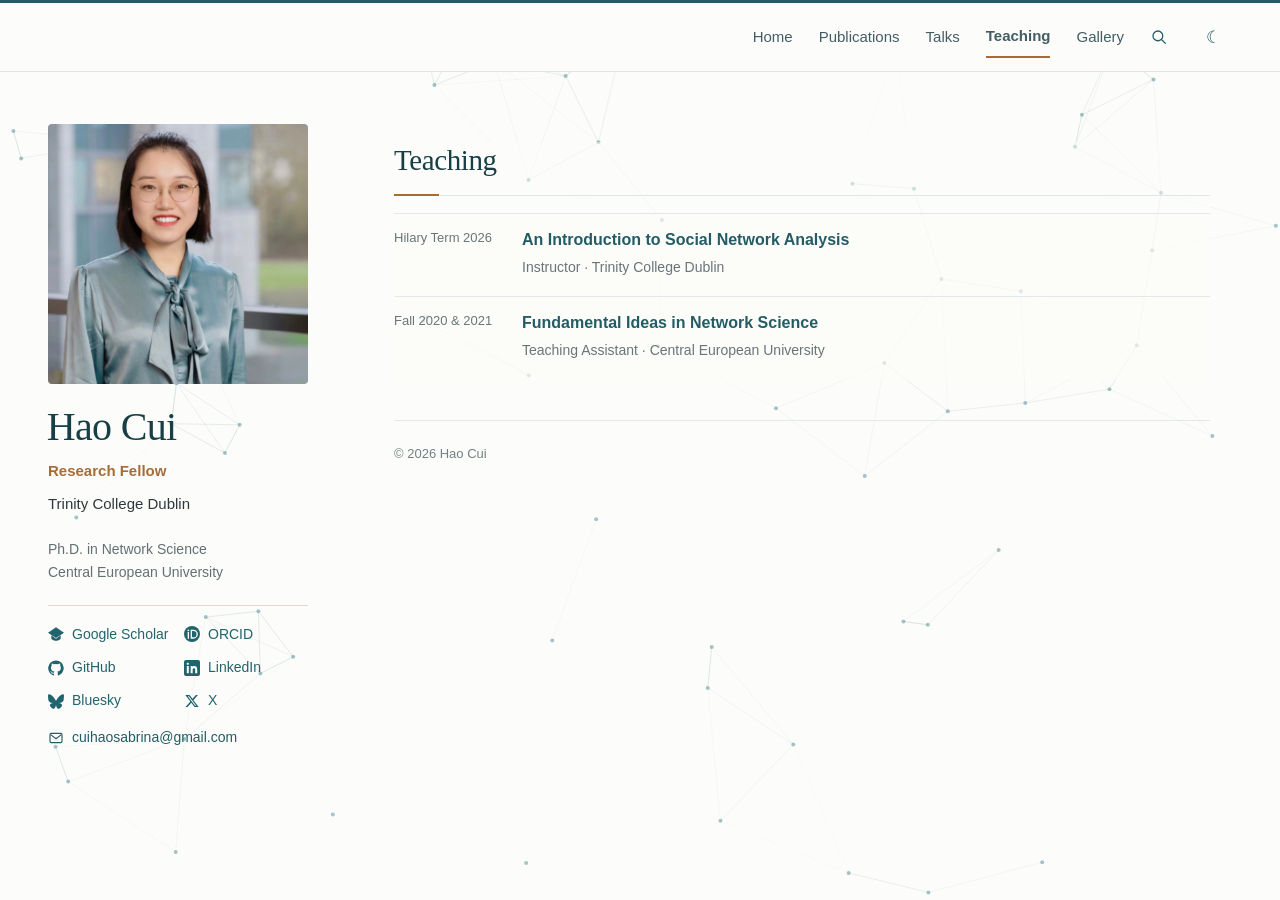
<file: teaching.html>
<!DOCTYPE html>

<html lang="en"><head><meta charset="utf-8"/><meta content="width=device-width, initial-scale=1" name="viewport"/><script>try{if(/[?&]from=lab(&|$)/.test(location.search)){sessionStorage.removeItem('theme-session-v1');history.replaceState(null,'',location.pathname+location.hash)}const theme=sessionStorage.getItem('theme-session-v1')||'light';document.documentElement.dataset.theme=theme;localStorage.setItem('theme-v2',theme)}catch(e){document.documentElement.dataset.theme='light'}</script><title>Teaching | Hao Cui</title><meta content="Teaching — Hao Cui" name="description"/><meta content="#245c65" name="theme-color"/><link href="portrait.jpeg?v=35" rel="icon" type="image/jpeg"/><link href="style.css?v=70" rel="stylesheet"/></head><body class="news-page"><canvas aria-hidden="true" id="network-background"></canvas>
<a class="skip" href="#main">Skip to content</a><header><nav aria-label="Main navigation"><button aria-controls="site-links" aria-expanded="false" id="menu-toggle" type="button"><svg aria-hidden="true" fill="none" stroke="currentColor" stroke-linecap="round" stroke-width="1.8" viewBox="0 0 24 24"><path d="M4 7h16M4 12h16M4 17h16"/></svg><span class="menu-label">Menu</span></button><div id="site-links"><a aria-label="Dream entrance" class="dream-return" href="art.html" title="Dream entrance"><svg aria-hidden="true" class="star-icon" viewBox="0 0 24 24"><path fill="currentColor" fill-rule="evenodd" d="M12 2.5999999999999996Q13.9 10.1 21.4 12Q13.9 13.9 12 21.4Q10.1 13.9 2.5999999999999996 12Q10.1 10.1 12 2.5999999999999996ZM12 6.5Q12.55 11.45 17.5 12Q12.55 12.55 12 17.5Q11.45 12.55 6.5 12Q11.45 11.45 12 6.5Z"/></svg></a><a href="index.html#about">Home</a><a href="publications.html">Publications</a><a href="talks.html">Talks</a><a aria-current="page" href="teaching.html">Teaching</a><a href="gallery.html">Gallery</a></div><a aria-label="Dream entrance" class="dream-return dream-mobile" href="art.html" title="Dream entrance"><svg aria-hidden="true" class="star-icon" viewBox="0 0 24 24"><path fill="currentColor" fill-rule="evenodd" d="M12 2.5999999999999996Q13.9 10.1 21.4 12Q13.9 13.9 12 21.4Q10.1 13.9 2.5999999999999996 12Q10.1 10.1 12 2.5999999999999996ZM12 6.5Q12.55 11.45 17.5 12Q12.55 12.55 12 17.5Q11.45 12.55 6.5 12Q11.45 11.45 12 6.5Z"/></svg></a><button aria-haspopup="dialog" aria-label="Search website" id="search-toggle" type="button"><svg aria-hidden="true" fill="none" height="18" stroke="currentColor" stroke-linecap="round" stroke-width="1.7" viewbox="0 0 24 24" width="18"><circle cx="10.5" cy="10.5" r="6.5"></circle><path d="m16 16 4.5 4.5"></path></svg></button><button aria-label="Switch to dark mode" id="theme-toggle" type="button"><span class="tt-moon">☾</span></button></nav></header>
<div class="layout"><aside><img alt="Portrait of Hao Cui" class="portrait" height="767" src="portrait.jpeg" width="1024"/><h1>Hao Cui</h1><p class="role">Research Fellow</p><p>Trinity College Dublin</p><p class="degree">Ph.D. in Network Science<br/>Central European University</p><div class="profile-links"><a href="https://scholar.google.com/citations?user=l_Igub8AAAAJ"><svg aria-hidden="true" class="profile-icon icon-scholar" fill="currentColor" focusable="false" viewbox="0 0 24 24"><path d="M12 2 0 10l12 8 12-8z"></path><path d="M5 14v5c4 4 10 4 14 0v-5l-7 5z"></path></svg>Google Scholar</a><a href="https://orcid.org/0000-0002-0036-8089"><svg aria-hidden="true" class="profile-icon icon-orcid" fill="currentColor" focusable="false" viewbox="0 0 24 24"><circle cx="12" cy="12" r="12"></circle><g fill="white"><circle cx="6.5" cy="6.5" r="1.3"></circle><path d="M5.5 9h2v10h-2zM10 5.5h4a6.75 6.75 0 0 1 0 13.5h-4zm2 2V17h2a4.75 4.75 0 0 0 0-9.5z"></path></g></svg>ORCID</a><a href="https://github.com/cuihaosabrina"><svg aria-hidden="true" class="profile-icon icon-github" fill="currentColor" focusable="false" viewbox="0 0 24 24"><path d="M12 .6a11.7 11.7 0 0 0-3.7 22.8c.6.1.8-.3.8-.6v-2.2c-3.3.7-4-1.4-4-1.4-.5-1.4-1.3-1.7-1.3-1.7-1.1-.8.1-.8.1-.8 1.2.1 1.8 1.2 1.8 1.2 1 1.8 2.7 1.3 3.4 1 .1-.8.4-1.3.8-1.6-2.6-.3-5.4-1.3-5.4-5.8 0-1.3.5-2.3 1.2-3.1-.1-.3-.5-1.5.1-3.1 0 0 1-.3 3.2 1.2a11 11 0 0 1 5.8 0c2.2-1.5 3.2-1.2 3.2-1.2.6 1.6.2 2.8.1 3.1.8.8 1.2 1.8 1.2 3.1 0 4.5-2.8 5.5-5.4 5.8.4.4.8 1.1.8 2.2v3.3c0 .3.2.7.8.6A11.7 11.7 0 0 0 12 .6z"></path></svg>GitHub</a><a href="https://www.linkedin.com/in/hao-cui-317104b7"><svg aria-hidden="true" class="profile-icon icon-linkedin" fill="currentColor" focusable="false" viewbox="0 0 24 24"><rect height="24" rx="3" width="24"></rect><g fill="white"><circle cx="5.7" cy="5.7" r="1.7"></circle><path d="M4.2 9h3v11h-3zM10 9h3v1.5c1-2.2 6.8-2.6 6.8 3.8V20h-3v-5.3c0-3-3.8-3-3.8 0V20h-3z"></path></g></svg>LinkedIn</a><a href="https://bsky.app/profile/cuihaosabrina.bsky.social"><svg aria-hidden="true" class="profile-icon icon-bluesky" fill="currentColor" focusable="false" viewbox="0 0 24 24"><path d="M5.2 3.2C8 5.3 11 9.5 12 11.8c1-2.3 4-6.5 6.8-8.6C20.8 1.7 24 .5 24 4.2c0 .7-.4 6.2-.7 7.1-1 3.1-4.5 3.9-7.7 3.4 5.6.9 7 3.8 3.9 6.7-5.8 5.9-7-1.5-7.5-3.4-.5 1.9-1.7 9.3-7.5 3.4-3.1-2.9-1.7-5.8 3.9-6.7-3.2.5-6.7-.3-7.7-3.4C.4 10.4 0 4.9 0 4.2 0 .5 3.2 1.7 5.2 3.2z"></path></svg>Bluesky</a><a href="https://x.com/cuihaosabrina"><svg aria-hidden="true" class="profile-icon icon-x" fill="currentColor" focusable="false" viewBox="0 0 24 24"><path d="M17.8 3h3.1l-6.8 7.7L22 21h-6.2l-4.9-6.3L5.3 21H2.2l7.3-8.3L1.9 3h6.4l4.4 5.8L17.8 3Zm-1.1 16.2h1.7L7.4 4.7H5.6l11.1 14.5Z"/></svg>X</a></div><a class="email-line" href="mailto:cuihaosabrina@gmail.com"><svg aria-hidden="true" class="profile-icon icon-email" fill="currentColor" focusable="false" viewbox="0 0 24 24"><rect fill="none" height="14" rx="2" stroke="currentColor" stroke-width="1.7" width="18" x="3" y="5"></rect><path d="m4 7 8 6 8-6" fill="none" stroke="currentColor" stroke-width="1.7"></path></svg><span>cuihaosabrina@gmail.com</span></a></aside>
<main id="main"><section id="teaching"><h2>Teaching</h2><article class="teaching-item" id="search-item-0"><div class="teaching-date">Hilary Term 2026</div><div><h3>An Introduction to Social Network Analysis</h3><p class="teaching-role">Instructor · Trinity College Dublin</p></div></article><article class="teaching-item" id="search-item-1"><div class="teaching-date">Fall 2020 &amp; 2021</div><div><h3>Fundamental Ideas in Network Science</h3><p class="teaching-role">Teaching Assistant · Central European University</p></div></article></section><footer>© 2026 Hao Cui</footer></main></div><script defer="True" src="interactions.js?v=48"></script><script defer="True" src="network.js?v=29"></script><dialog aria-labelledby="search-title" id="site-search"><div class="search-heading"><h2 id="search-title">Search website</h2><button aria-label="Close search" id="search-close" type="button">×</button></div><label for="search-input">Search publications, talks, teaching and more</label><input autocomplete="off" id="search-input" placeholder="e.g. AI, networks, teaching" type="search"/><p aria-live="polite" id="search-status">Type to search the website.</p><ul id="search-results"></ul></dialog><script defer="True" src="search-data.js?v=40"></script><script defer="True" src="search.js?v=40"></script></body></html>
</file>
<file: style.css>
*{box-sizing:border-box}html{scroll-behavior:smooth;scroll-padding-top:100px}body{margin:0;color:#30383c;background:#fff;font:16px/1.75 -apple-system,BlinkMacSystemFont,"Segoe UI",Arial,sans-serif}a{color:#22646d;text-decoration:none}a:hover{text-decoration:underline;text-underline-offset:4px}a:focus-visible{outline:3px solid #bf7b27;outline-offset:5px}header{border-top:4px solid #245c65;border-bottom:1px solid #e5eaeb;background:#fff}nav{max-width:1110px;margin:auto;padding:19px 28px;display:flex;align-items:center;justify-content:space-between;gap:24px}nav div{display:flex;gap:28px}nav a{color:#445052;font-size:15px}.brand{font-size:20px;font-weight:650;color:#183f46}.layout{max-width:1110px;margin:54px auto 0;padding:0 28px;display:grid;grid-template-columns:238px minmax(0,1fr);gap:70px}aside{align-self:start;position:sticky;top:35px;font-size:15px;line-height:1.65}.portrait{display:block;width:220px;height:220px;object-fit:cover;object-position:43% center;border-radius:6px}h1{font-size:32px;letter-spacing:-.7px;margin:19px 0 2px;line-height:1.2;color:#183f46}aside p{margin:8px 0}.role{font-weight:600}.degree{color:#637073;padding-top:13px;font-size:14px}.profile-links{border-top:1px solid #e1e7e8;margin-top:21px;padding-top:17px;display:grid;grid-template-columns:1fr 1fr;gap:6px 12px;font-size:14px}section{margin-bottom:40px;scroll-margin-top:25px}h2{font-size:24px;line-height:1.3;font-weight:600;letter-spacing:-.4px;color:#183f46;margin:0 0 17px}p{margin:0 0 15px}.intro{font-size:21px;line-height:1.5;color:#253f44;margin-bottom:19px;max-width:620px}.interests{padding-left:20px;margin:0}.interests li{padding-left:4px;margin:3px 0}.section-heading{display:flex;align-items:baseline;justify-content:space-between;gap:20px}.section-heading>a{font-size:14px;white-space:nowrap}.publication{display:grid;grid-template-columns:48px minmax(0,1fr);gap:16px;border-top:1px solid #e3e9ea;padding:20px 0}.year{font-size:14px;color:#687579;padding-top:2px}h3{font-size:17px;line-height:1.5;font-weight:600;margin:0 0 5px}h3 a{color:#245c65}.publication p{font-size:14px;margin:1px 0}.publication strong{font-weight:600}.venue{color:#627073;font-style:italic}.paper{display:inline-block;font-size:13px;line-height:1.4;margin-top:9px;padding:3px 9px;border:1px solid #c7d9dc;border-radius:3px}.media-list{list-style:none;margin:0;padding:0}.media-list li{border-top:1px solid #e3e9ea;padding:13px 0}.outlet{display:block;color:#687579;font-size:13px;margin-bottom:2px}.highlights{padding-left:20px}.highlights li{margin:8px 0}.email{font-size:19px}footer{border-top:1px solid #e3e9ea;padding:22px 0 34px;color:#748083;font-size:13px;display:flex;justify-content:space-between}.skip{position:absolute;left:12px;top:-80px;background:#fff;padding:12px;z-index:10}.skip:focus{top:8px}@media(max-width:780px){nav{align-items:flex-start;flex-direction:column;gap:10px;padding:14px 22px}nav div{gap:18px;flex-wrap:wrap}.layout{margin-top:30px;grid-template-columns:1fr;gap:35px;padding:0 22px}aside{position:static;display:grid;grid-template-columns:125px 1fr;gap:0 22px}.portrait{width:125px;height:145px;grid-row:1/5}h1{margin-top:0;font-size:28px}aside p{font-size:14px;margin:4px 0}.degree{padding:4px 0}.profile-links{grid-column:1/-1;display:flex;flex-wrap:wrap;gap:8px 21px;margin-top:19px}h2{font-size:23px}.intro{font-size:20px}.publication{grid-template-columns:38px minmax(0,1fr);gap:9px}.section-heading{flex-wrap:wrap;gap:0}.section-heading>a{margin-bottom:16px}section{margin-bottom:34px}}@media(prefers-reduced-motion:reduce){html{scroll-behavior:auto}}
/* Image-led academic portfolio */
.layout{max-width:1240px;grid-template-columns:260px minmax(0,1fr);gap:64px}.portrait{width:260px;height:300px;object-fit:cover;object-position:42% center}nav{max-width:1240px}.image-gallery{display:grid;grid-template-columns:repeat(2,minmax(0,1fr));gap:24px}.gallery-card{display:block;overflow:hidden;border:1px solid #dde5e6;border-radius:6px;background:#fff;transition:box-shadow .2s,transform .2s}.gallery-card:hover{box-shadow:0 8px 24px #173d4714;transform:translateY(-3px);text-decoration:none}.gallery-card img{display:block;width:100%;aspect-ratio:1.8;object-fit:contain;background:#f1f5f5}.gallery-caption{display:block;padding:14px 17px 18px;font-size:15px;line-height:1.6;color:#244c54}#media .gallery-card:first-child{grid-column:1/-1;display:grid;grid-template-columns:1.3fr 1fr;align-items:center;background:#edf4f4}#media .gallery-card:first-child img{aspect-ratio:2.1}#media .gallery-card:first-child .gallery-caption{font-size:20px;line-height:1.5;padding:24px}#media,#talks{margin-top:45px}#talks .gallery-card img{aspect-ratio:1.6;object-fit:contain}#talks .gallery-card:last-child{grid-column:1/-1;max-width:540px}h2{padding-bottom:12px;border-bottom:1px solid #dfe7e8}.section-heading h2{border:0;padding-bottom:0}.intro{font-size:23px} @media(max-width:780px){.layout{grid-template-columns:1fr;gap:30px}.portrait{width:125px;height:155px}.image-gallery{gap:16px}#media .gallery-card:first-child{display:block}#media .gallery-card:first-child .gallery-caption{font-size:18px;padding:16px}.gallery-caption{font-size:14px;padding:12px}.intro{font-size:21px}}@media(max-width:500px){.image-gallery{grid-template-columns:1fr}.gallery-card img{aspect-ratio:auto;max-height:300px}#media .gallery-card:first-child img{aspect-ratio:auto}#talks .gallery-card:last-child{max-width:none}}@media(prefers-reduced-motion:reduce){.gallery-card{transition:none}.gallery-card:hover{transform:none}}

.news-list{list-style:none;padding:0;margin:0}.news-list li{display:grid;grid-template-columns:85px minmax(0,1fr);gap:15px;padding:11px 0;border-bottom:1px solid #e8eded}.news-list time{font-size:14px;color:#637579;padding-top:2px}.news-list span{font-size:15px}#media .gallery-card:first-child{grid-column:auto;display:block;background:#fff}#media .gallery-card:first-child img{aspect-ratio:1.8}#media .gallery-card:first-child .gallery-caption{font-size:15px;line-height:1.6;padding:14px 17px 18px}#media{margin-top:45px}@media(max-width:500px){.news-list li{grid-template-columns:65px minmax(0,1fr);gap:12px}.news-list time{font-size:13px}#media .gallery-card:first-child img{aspect-ratio:auto}}

/* Editorial palette and quiet interaction */
:root{--ink:#173f48;--accent:#a56c36}body{background:#fcfcfa}header{background:#fcfcfa;border-top:5px solid var(--ink)}h1,h2{font-family:Georgia,"Times New Roman",serif;font-weight:400}h1{font-size:40px}h2{font-size:29px;position:relative;padding-bottom:15px}h2:after{content:"";position:absolute;bottom:-1px;left:0;width:45px;height:2px;background:var(--accent)}.intro{font-family:Georgia,"Times New Roman",serif;font-size:28px;line-height:1.4;color:var(--ink)}.portrait{border-radius:48% 48% 4px 4px;box-shadow:10px 10px 0 #e5edeb}aside .role{color:var(--accent)}nav a{transition:color .2s}nav a:hover{color:var(--accent)}.news-list time{color:#94602e;font-variant-numeric:tabular-nums}.filters{display:flex;gap:8px;flex-wrap:wrap;align-items:center;margin:2px 0 20px}.filters button{font:inherit;font-size:13px;padding:7px 13px;border:1px solid #cdd9d9;border-radius:20px;background:transparent;color:var(--ink);cursor:pointer}.filters button[aria-pressed=true]{background:var(--ink);color:#fff;border-color:var(--ink)}.filters button:hover{border-color:var(--accent)}#result-count{font-size:12px;color:#66777a;margin-left:auto}.publication[hidden]{display:none}.publication{transition:background .2s}.publication:hover{background:#eff4f280}.gallery-frame{background:white;border:1px solid #dfe6e5;border-radius:5px;overflow:hidden;transition:transform .2s,box-shadow .2s}.gallery-frame:hover{transform:translateY(-3px);box-shadow:0 10px 25px #173f4810}.image-open{display:block;padding:0;border:0;width:100%;position:relative;background:#eef2f1;cursor:zoom-in}.image-open img{display:block;width:100%;height:auto;aspect-ratio:1.8;object-fit:contain}.view-label{position:absolute;right:10px;bottom:10px;font-size:12px;background:#173f48e8;color:white;padding:5px 9px;border-radius:3px;opacity:0;transition:opacity .2s}.image-open:hover .view-label,.image-open:focus-visible .view-label{opacity:1}#media .gallery-item,#media .gallery-item:first-child{border:0;display:block;background:#fff;box-shadow:none;transform:none}#media .gallery-item:hover .gallery-caption{color:#a56c36}.gallery-caption{min-height:85px}button:focus-visible{outline:3px solid #a56c36;outline-offset:3px}dialog{border:0;border-radius:8px;padding:45px 20px 20px;max-width:min(1000px,92vw);max-height:90vh;background:#fcfcfa;color:var(--ink);box-shadow:0 20px 90px #0005}dialog::backdrop{background:#102a32bd;backdrop-filter:blur(5px)}#viewer-image{display:block;max-width:100%;max-height:68vh;object-fit:contain;margin:auto}.close-viewer{position:absolute;right:9px;top:5px;width:36px;height:36px;background:none;border:0;font-size:30px;color:var(--ink);cursor:pointer}.viewer-footer{display:flex;align-items:center;gap:25px;justify-content:space-between;padding-top:18px;font-size:14px}.viewer-footer p{margin:0}.viewer-footer a{white-space:nowrap}.section-heading h2:after{display:none}@media(max-width:780px){h1{font-size:32px}h2{font-size:27px}.intro{font-size:25px}.portrait{box-shadow:6px 6px 0 #e5edeb}.gallery-caption{min-height:0}}@media(max-width:500px){.view-label{opacity:1}.viewer-footer{display:block}.viewer-footer a{display:inline-block;margin-top:10px}#result-count{width:100%;margin:3px 0}.image-open img{aspect-ratio:auto}}@media(prefers-reduced-motion:reduce){.gallery-frame,.view-label,.publication,nav a{transition:none}.gallery-frame:hover{transform:none}}

.portrait{border-radius:4px;width:260px;height:260px;box-shadow:none;object-position:43% center}#network-background{position:fixed;inset:0;width:100%;height:100%;pointer-events:none;z-index:-1}body{isolation:isolate;background:#fcfcfa}.layout{background:rgba(252,252,250,.89);padding-top:18px}.presentation{display:grid;grid-template-columns:48px minmax(0,1fr);gap:16px;padding:20px 0;border-top:1px solid #e3e9ea}.presentation[hidden]{display:none}.presentation h3{color:#244c54;margin-top:5px}.presentation p{font-size:14px;margin:2px 0}.presentation-kind{font-size:12px;text-transform:uppercase;letter-spacing:.08em;color:#94602e}.presentation-controls{display:flex;align-items:end;gap:20px;flex-wrap:wrap;margin:0 0 18px}.presentation-controls label{font-size:13px;color:#637579}.presentation-controls select{display:block;background:#fcfcfa;border:1px solid #cdd9d9;border-radius:4px;padding:9px 12px;font:inherit;color:#173f48;margin-top:5px}#presentation-count{font-size:13px;color:#637579;margin-left:auto}#network-toggle{position:fixed;right:16px;bottom:14px;z-index:3;border:1px solid #ced9d8;background:#fcfcfaf2;color:#345a61;border-radius:18px;padding:8px 13px;font:12px/1.4 -apple-system,BlinkMacSystemFont,"Segoe UI",sans-serif;cursor:pointer}nav div{gap:21px}footer{padding-bottom:70px}@media(max-width:780px){.portrait{width:125px;height:125px}.layout{margin-top:12px}nav div{gap:12px 18px}.presentation{grid-template-columns:38px minmax(0,1fr);gap:9px}.presentation-controls{gap:12px}#presentation-count{margin-left:0}#network-background{opacity:.6}}

/* Compact research lists; reveal the network beside the profile. */
.publication,.presentation{padding:11px 0;gap:12px}.publication h3,.presentation h3{font-size:16px;line-height:1.4;margin:0 0 3px}.publication p,.presentation p{line-height:1.5;margin:0}.presentation-kind{font-size:11px;letter-spacing:.06em;display:inline-block;margin-bottom:3px}.publication .year,.presentation .year{padding-top:0}.layout{background:transparent}main{background:rgba(252,252,250,.92);padding:18px 22px;border-radius:5px}aside{background:transparent}#presentations{margin-bottom:30px}@media(max-width:780px){main{padding:14px 0;background:rgba(252,252,250,.88)}.publication,.presentation{padding:10px 0;gap:9px}}

.profile-quote{margin:25px 0 0;padding:0 0 0 15px;border-left:2px solid #a56c36;color:#405c61}.profile-quote p{font-family:Georgia,"Times New Roman",serif;font-size:16px;font-style:italic;line-height:1.6;margin:0 0 9px}.profile-quote cite{font-size:12px;font-style:normal;color:#7c684f}@media(max-width:780px){.profile-quote{grid-column:1/-1;margin-top:22px;max-width:560px}.profile-quote p{font-size:16px}}

#about .profile-quote{margin:23px 0 0;max-width:660px}#about .profile-quote p{font-size:18px}#about{margin-bottom:32px}

/* Persistent navigation and a more expressive editorial composition. */
:root{--header-height:80px}header{position:sticky;top:0;z-index:20;background:rgba(252,252,250,.96);backdrop-filter:blur(14px);box-shadow:0 3px 18px #173f4808}html{scroll-padding-top:calc(var(--header-height) + 22px)}section{scroll-margin-top:0}aside{top:calc(var(--header-height) + 25px)}nav div a{position:relative;padding:5px 0}nav div a[aria-current="location"]{color:#94602e}nav div a[aria-current="location"]:after{content:"";position:absolute;bottom:0;left:0;right:0;height:2px;background:#a56c36}.section-number{font:12px/1.2 -apple-system,BlinkMacSystemFont,"Segoe UI",sans-serif;color:#9c7145;letter-spacing:.08em;display:inline-block;vertical-align:middle;margin-right:12px}#about .intro{font-size:32px;line-height:1.35;letter-spacing:-.4px;max-width:710px}#about .profile-quote{position:relative;max-width:none;margin:32px 0 10px;padding:27px 30px 27px 64px;border:0;background:#193f48;color:#fff;border-radius:3px;box-shadow:7px 7px 0 #d8b88745}#about .profile-quote p{font-size:22px;line-height:1.5;color:#f4f3eb;margin-bottom:12px}.quote-mark{position:absolute;left:18px;top:5px;font:70px/1.2 Georgia,serif;color:#d5b482}#about .profile-quote cite{color:#d5b482;font-size:13px}#research{padding-top:10px}.portrait{border:7px solid #fff;outline:1px solid #dce4e3;box-shadow:8px 10px 0 #d5b48230}.image-gallery{padding:6px 5px 12px;gap:30px}.gallery-frame{padding:9px 9px 0;box-shadow:0 5px 13px #173f4812;transform:rotate(-.8deg);border-radius:1px}.gallery-frame:nth-child(even){transform:rotate(.8deg)}.gallery-frame:hover,.gallery-frame:focus-within{transform:rotate(0deg) translateY(-3px);box-shadow:0 12px 24px #173f4820}.gallery-caption{font-family:Georgia,"Times New Roman",serif;font-size:16px!important;min-height:0;padding:15px 9px 19px!important}.profile-links{border-top:1px solid #a56c3640}.news-list li{border-bottom-style:dashed}main{background:rgba(252,252,250,.94)}@media(max-width:780px){#about .intro{font-size:27px}#about .profile-quote{padding:23px 23px 23px 50px}#about .profile-quote p{font-size:20px}.quote-mark{left:12px;font-size:58px}.portrait{border-width:4px;box-shadow:5px 6px 0 #d5b48230}.image-gallery{gap:22px}aside{top:auto}nav{gap:6px}nav div{gap:6px 18px}}@media(prefers-reduced-motion:reduce){.gallery-frame,.gallery-frame:nth-child(even),.gallery-frame:hover{transform:none}}

/* Restore straightforward photos; express the research through a branching map. */
.portrait{border:0;outline:0;box-shadow:none;border-radius:4px}.gallery-frame,.gallery-frame:nth-child(even),.gallery-frame:hover,.gallery-frame:focus-within{padding:0;transform:none;box-shadow:none;border:1px solid #dfe6e5;border-radius:5px}.image-gallery{padding:0;gap:24px}.gallery-caption{font-family:inherit;font-size:15px!important;padding:14px 17px 18px!important}.research-map{position:relative;padding:10px 0 0}.research-paths{position:absolute;top:25px;left:0;width:100%;height:190px;pointer-events:none}.map-center{position:relative;display:table;margin:0 auto 38px;background:#fcfcfa;padding:0 14px;color:#244c54;font:18px/1.5 Georgia,serif}.research-nodes{position:relative;display:grid;grid-template-columns:repeat(3,minmax(0,1fr));gap:18px}.research-node{display:flex;flex-direction:column;align-items:center;gap:7px;border:0;background:transparent;cursor:pointer;padding:0 4px 8px;color:#294650;font:14px/1.45 inherit}.research-node strong{font-size:16px;line-height:1.4}.research-node>span:last-child{font:14px/1.5 -apple-system,BlinkMacSystemFont,"Segoe UI",sans-serif;max-width:175px}.node-orbit{display:grid;place-items:center;width:82px;height:82px;border-radius:50%;font:38px/1 Georgia,serif;background:#d6eae0;color:#286347;box-shadow:0 0 0 8px #fcfcfa;transition:transform .25s,box-shadow .25s}.node-complex .node-orbit{background:#e1ddf0;color:#6b5797}.node-social .node-orbit{background:#f1dce2;color:#954765}.research-node:hover .node-orbit,.research-node:focus-visible .node-orbit{transform:translateY(-6px);box-shadow:0 0 0 8px #fcfcfa,0 12px 20px #23454f1c}.map-hint{text-align:center;color:#718082;font-size:13px;margin:16px 0 0}@media(max-width:500px){.research-nodes{gap:7px}.node-orbit{width:64px;height:64px;font-size:30px}.research-node strong{font-size:14px}.research-node>span:last-child{font-size:12px}.map-center{font-size:16px}.research-paths{height:150px}.map-hint{font-size:12px}}@media(prefers-reduced-motion:reduce){.node-orbit{transition:none}.research-node:hover .node-orbit{transform:none}}

/* A floating navigation ribbon, without a repeated name. */
header{border:0;box-shadow:none;background:transparent;backdrop-filter:none;padding:12px 20px 0;pointer-events:none}nav{width:fit-content;max-width:100%;margin:0 auto;padding:7px 10px;border:1px solid #cfdbd9;border-radius:40px;background:rgba(252,252,250,.97);backdrop-filter:blur(16px);box-shadow:0 5px 20px #173f4810;pointer-events:auto}nav div{display:flex;justify-content:center;gap:3px;flex-wrap:wrap}nav div a{padding:8px 16px;border-radius:25px;color:#425e64;font-size:14px;transition:background .2s,color .2s}nav div a:hover{background:#edf2f0;text-decoration:none}nav div a[aria-current="location"]{color:white;background:#245c65}nav div a[aria-current="location"]:after{display:none}.layout{margin-top:34px}@media(max-width:780px){header{padding:8px 10px 0}nav{padding:5px;border-radius:24px}nav div{gap:2px;flex-wrap:wrap}nav div a{padding:7px 11px;font-size:13px}.layout{margin-top:20px}}@media(max-width:400px){nav div a{padding:6px 9px}}@media(prefers-reduced-motion:reduce){nav div a{transition:none}}

/* Simple full-width navigation. */
header{padding:0;background:rgba(252,252,250,.98);border-top:3px solid #245c65;border-bottom:1px solid #dfe6e5;backdrop-filter:blur(12px);pointer-events:auto}nav{width:100%;max-width:1240px;padding:13px 28px;border:0;border-radius:0;background:transparent;backdrop-filter:none;box-shadow:none;justify-content:center}nav div{gap:26px}nav div a{padding:7px 0;border-radius:0;font-size:15px}nav div a:hover{background:transparent;color:#245c65}nav div a[aria-current="location"]{background:transparent;color:#245c65;font-weight:600}nav div a[aria-current="location"]:after{display:block;content:"";height:2px;background:#245c65;position:absolute;bottom:0;left:0;right:0}.teaching-item{display:grid;grid-template-columns:110px minmax(0,1fr);gap:18px;padding:14px 0;border-top:1px solid #e3e9ea}.teaching-date{font-size:13px;color:#687579;line-height:1.6}.teaching-item h3{color:#245c65;font-size:16px;margin:0 0 4px}.teaching-item p{font-size:14px;line-height:1.6;margin:4px 0}.teaching-role{color:#687579}@media(max-width:780px){header{padding:0}nav{padding:9px 18px}nav div{gap:4px 20px}nav div a{padding:6px 0;font-size:14px}.teaching-item{grid-template-columns:1fr;gap:3px}}

/* Quieter quotation and a network visible throughout the page. */
#about .profile-quote{margin:20px 0 5px;padding:10px 0 10px 17px;border-left:2px solid #a8bdbb;background:transparent;box-shadow:none;border-radius:0;max-width:670px;color:#526c70}#about .profile-quote p{font-size:16px;line-height:1.55;color:#526c70;margin:0 0 6px}#about .profile-quote cite{color:#748285;font-size:12px}main{background:transparent}main>section{background:rgba(252,252,250,.48)}#media{background:transparent}.publication,.presentation,.teaching-item{background:rgba(252,252,250,.35)}@media(max-width:780px){main{background:transparent}#network-background{opacity:.85}#about .profile-quote{padding:9px 0 9px 14px}#about .profile-quote p{font-size:16px}}

nav{justify-content:flex-end}nav div{justify-content:flex-end}@media(max-width:780px){nav{align-items:flex-end}nav div{justify-content:flex-end}}

#theme-toggle,#load-x{font-family:inherit;font-size:14px;line-height:1.4;color:#245c65;background:#f4f7f6;border:1px solid #c7d7d5;border-radius:5px;padding:8px 12px;cursor:pointer}#theme-toggle{white-space:nowrap;font-family:inherit;font-size:14px}#social{margin:30px 0 0;padding-top:15px}#social h2{font-size:23px}.embed-note,#x-status{font-size:13px;color:#667a7c;margin-top:10px}#x-posts{display:grid;grid-template-columns:repeat(2,minmax(0,1fr));gap:18px}.twitter-tweet{font-size:14px;margin:0;padding:16px;border:1px solid #dce6e5;border-radius:5px;overflow-wrap:anywhere}.twitter-tweet p{margin-bottom:8px}:root[data-theme=dark]{color-scheme:dark;--ink:#c4e5e3;--accent:#d8b47d}:root[data-theme=dark] body{background:#111619;color:#d9e1e2}:root[data-theme=dark] header{background:#111619f5;border-color:#354b50}:root[data-theme=dark] main,:root[data-theme=dark] main>section,:root[data-theme=dark] .publication,:root[data-theme=dark] .presentation,:root[data-theme=dark] .teaching-item{background:transparent}:root[data-theme=dark] h1,:root[data-theme=dark] h2,:root[data-theme=dark] h3,:root[data-theme=dark] a,:root[data-theme=dark] .presentation h3,:root[data-theme=dark] .teaching-item h3{color:#a8d8d6}:root[data-theme=dark] nav a{color:#d2dfe0}:root[data-theme=dark] nav a[aria-current]{color:#e4c391}:root[data-theme=dark] .venue,:root[data-theme=dark] .year,:root[data-theme=dark] .degree,:root[data-theme=dark] .teaching-date,:root[data-theme=dark] .teaching-role,:root[data-theme=dark] #result-count,:root[data-theme=dark] #presentation-count,:root[data-theme=dark] .presentation-controls label,:root[data-theme=dark] .embed-note,:root[data-theme=dark] #x-status{color:#aabbbf}:root[data-theme=dark] #about .profile-quote p{color:#bdcdd0}:root[data-theme=dark] #about .profile-quote cite{color:#acb9bc}:root[data-theme=dark] .gallery-frame,:root[data-theme=dark] #media .gallery-item,:root[data-theme=dark] .image-open,:root[data-theme=dark] dialog{background:#1c272b;border-color:#394b50}:root[data-theme=dark] .gallery-caption{color:#c3dcde}:root[data-theme=dark] .filters button,:root[data-theme=dark] select,:root[data-theme=dark] #theme-toggle,:root[data-theme=dark] #load-x,:root[data-theme=dark] #network-toggle{color:#c3dcde;background:#1c272b;border-color:#476166}:root[data-theme=dark] .filters button[aria-pressed=true]{background:#a8d8d6;color:#142427}:root[data-theme=dark] .publication:hover{background:#21323755}:root[data-theme=dark] .close-viewer{color:#c3dcde}:root[data-theme=dark] #network-background{filter:brightness(2)}:root[data-theme=dark] .publication,:root[data-theme=dark] .presentation,:root[data-theme=dark] .teaching-item,:root[data-theme=dark] h2,:root[data-theme=dark] .news-list li,:root[data-theme=dark] footer{border-color:#35494d}@media(max-width:780px){nav{flex-direction:row;align-items:center;gap:14px}#x-posts{grid-template-columns:1fr}}

:root[data-theme="dark"] header nav div a{color:#d2dfe0}:root[data-theme="dark"] header nav div a:hover,:root[data-theme="dark"] header nav div a[aria-current="location"]{color:#e4c391}:root[data-theme="dark"] header nav div a[aria-current="location"]:after{background:#e4c391}

/* Sidebar visitor map: live locations await a connected visitor service. */
.visitor-map{margin:24px 0 0;padding-top:17px;border-top:1px solid #cddbd9}.visitor-map h2{font-family:inherit;font-size:15px;font-weight:600;letter-spacing:0;border:0;padding:0;margin:0 0 12px}.visitor-map h2:after{display:none}.visitor-map iframe{display:block;width:100%;height:195px;border:1px solid #cddbd9;border-radius:5px;background:#e3edef}.visitor-map .map-status{font-size:12px;line-height:1.5;color:#627579;margin:9px 0 4px}.map-expand{font-size:12px}:root[data-theme=dark] .visitor-map{border-color:#35494d}:root[data-theme=dark] .visitor-map .map-status{color:#aabbbf}:root[data-theme=dark] .visitor-map iframe{border-color:#476166}@media(max-width:780px){.visitor-map{grid-column:1/-1;width:100%;max-width:360px}.visitor-map iframe{height:220px}}

@media(min-width:781px) and (max-height:1050px){aside:has(.visitor-map){position:static}}

/* Separate the quotation without turning it into a headline. */
#about .profile-quote{margin:26px 0 12px;padding:18px 22px;border-left:3px solid #a56c36;background:#edf3f0;border-radius:0 5px 5px 0;max-width:none}#about .profile-quote p{font-size:17px;line-height:1.65;color:#355b61}#about .profile-quote cite{display:block;color:#7d633f;margin-top:8px}:root[data-theme=dark] #about .profile-quote{background:#1b2b2e;border-color:#d8b47d}:root[data-theme=dark] #about .profile-quote p{color:#c7dddc}:root[data-theme=dark] #about .profile-quote cite{color:#d8b47d}nav div a[aria-current=page]{font-weight:600;border-bottom:2px solid #a56c36}:root[data-theme=dark] header nav div a[aria-current=page]{color:#e4c391}.news-page .news-list li{padding:17px 0}.news-page main{min-height:70vh}main>#social{margin-top:36px;padding-top:22px;border-top:1px solid #cddbd9}

/* Consistent profile icons with the restored original palette. */
.profile-links a{display:inline-flex;align-items:center;gap:8px}.profile-icon{flex-shrink:0;width:16px;height:16px;color:inherit}.profile-links{gap:10px 12px}

#pointer-stars{position:fixed;inset:0;width:100%;height:100%;pointer-events:none;z-index:2}

.dream-return{display:none!important}html[data-theme="dark"] .dream-return{display:inline-block!important}

:root[data-theme="dark"] .news-list time{color:var(--accent,#d8b47d)}
/* Site-wide search */
#search-toggle{font:inherit;font-size:14px;white-space:nowrap;border:1px solid #c7d7d5;border-radius:5px;padding:8px 12px;background:#f4f7f6;color:#245c65;cursor:pointer}
#site-search{width:min(640px,92vw);max-height:80vh;padding:24px;border:1px solid #c7d7d5;border-radius:10px;color:#30383c;background:#fcfcfa}
#site-search::backdrop{background:#10192399;backdrop-filter:blur(3px)}
.search-heading{display:flex;justify-content:space-between;align-items:center;gap:20px}.search-heading h2{margin:0 0 14px}#search-close{border:0;background:transparent;color:inherit;font-size:28px;cursor:pointer}
#site-search label{display:block;font-size:14px;margin-bottom:8px}#search-input{width:100%;padding:12px;border:1px solid #8da8a8;border-radius:5px;font:inherit;background:transparent;color:inherit}#search-status{font-size:14px;margin:12px 0}#search-results{list-style:none;padding:0;margin:0}#search-results li{padding:12px 0;border-top:1px solid #82959455}#search-results small{display:block;opacity:.75}#search-results a{display:block}
:root[data-theme=dark] #search-toggle,:root[data-theme=dark] #site-search{background:#1c272b;color:#c3dcde;border-color:#476166}
@media(max-width:780px){nav{flex-wrap:wrap}nav div{flex:1 1 100%}#search-toggle{margin-left:0}}

#search-toggle{display:inline-flex;align-items:center;justify-content:center;flex-shrink:0;width:38px;height:38px;padding:8px}#search-toggle svg{display:block}

#search-toggle,:root[data-theme=dark] #search-toggle{border:0;background:transparent;box-shadow:none}
#search-toggle:focus-visible{outline:2px solid var(--accent,#245c65);outline-offset:2px}
:root[data-theme=dark] #media .gallery-item:hover .gallery-caption,:root[data-theme=dark] #media .gallery-item:focus-visible .gallery-caption{color:var(--accent)}
:root[data-theme=dark] .view-label{color:var(--accent);background:#1c272bf0}
#publications .pub-group-title{font:500 13px/1.4 -apple-system,BlinkMacSystemFont,"Segoe UI",sans-serif;letter-spacing:.08em;text-transform:uppercase;color:#94602e;margin:30px 0 4px}#publications .pub-group:first-of-type .pub-group-title{margin-top:8px}#publications .pub-group[hidden]{display:none}:root[data-theme=dark] #publications .pub-group-title{color:#d8b47d}
nav div{align-items:center}.dream-return{font-size:18px}
#theme-toggle .tt-sun{display:none}@media(max-width:780px){#theme-toggle .tt-glyph{display:none}#theme-toggle .tt-sun{display:inline-block;width:.92em;height:.92em;vertical-align:-.1em}}

.lang-switch{display:inline-flex;border:1px solid #c7d7d5;border-radius:999px;padding:2px;background:#f4f7f6}.lang-switch button{font:inherit;font-size:13px;line-height:1.3;border:0;background:transparent;color:#245c65;padding:5px 11px;border-radius:999px;cursor:pointer}.lang-switch button[aria-pressed=true]{background:#245c65;color:#fff}nav{gap:16px}:root[data-theme=dark] .lang-switch{background:#1c272b;border-color:#476166}:root[data-theme=dark] .lang-switch button{color:#c3dcde}:root[data-theme=dark] .lang-switch button[aria-pressed=true]{background:#a8d8d6;color:#142427}html[lang=zh-CN] #about p{line-height:1.85}nav .lang-switch{flex:0 0 auto}@media(max-width:780px){nav{justify-content:flex-end;gap:10px}.lang-switch button{padding:5px 9px}}
nav .lang-switch{gap:0!important;justify-content:center}

#theme-toggle{display:inline-flex;align-items:center;justify-content:center;width:38px;height:38px;padding:0;font-size:17px;line-height:1}
#theme-toggle,:root[data-theme=dark] #theme-toggle{background:transparent;border-color:transparent;box-shadow:none}#theme-toggle:hover{color:var(--accent,#a56c36)}
.lang-switch,:root[data-theme=dark] .lang-switch{border:0;background:transparent;padding:0;border-radius:0;align-items:center}.lang-switch button,:root[data-theme=dark] .lang-switch button{background:transparent!important;border-radius:0;padding:3px 9px;line-height:1.2;font-size:14px;color:#7a8a8d;font-weight:400}.lang-switch button+button{border-left:1px solid #b9cbc9}.lang-switch button[aria-pressed=true]{color:#245c65;font-weight:600}.lang-switch button[aria-pressed=false]:hover{color:#a56c36}:root[data-theme=dark] .lang-switch button{color:#8fa3a6}:root[data-theme=dark] .lang-switch button+button{border-left-color:#476166}:root[data-theme=dark] .lang-switch button[aria-pressed=true]{color:#a8d8d6}:root[data-theme=dark] .lang-switch button[aria-pressed=false]:hover{color:#e4c391}

.lang-switch,:root[data-theme=dark] .lang-switch{border:1.5px solid #245c65;border-radius:999px;padding:0;overflow:hidden;align-items:stretch;background:transparent}.lang-switch button,:root[data-theme=dark] .lang-switch button{border:0!important;border-radius:0;padding:5px 13px;font-size:14px;line-height:1.3;font-weight:500;color:#245c65;background:transparent!important}.lang-switch button[aria-pressed=true]{background:#245c65!important;color:#fff}.lang-switch button[aria-pressed=false]:hover{background:#e6efee!important}:root[data-theme=dark] .lang-switch{border-color:#a8d8d6}:root[data-theme=dark] .lang-switch button{color:#a8d8d6}:root[data-theme=dark] .lang-switch button[aria-pressed=true]{background:#a8d8d6!important;color:#142427}:root[data-theme=dark] .lang-switch button[aria-pressed=false]:hover{background:#1c2f33!important}


#menu-toggle{display:none}@media(max-width:780px){header nav{position:relative;flex-direction:row!important;flex-wrap:nowrap!important;align-items:center!important;justify-content:flex-end!important;gap:8px!important;padding:10px 16px!important}#menu-toggle{display:inline-flex;align-items:center;gap:6px;height:38px;padding:0 12px 0 8px;margin-right:auto;order:-1;border:1.5px solid #245c65;border-radius:999px;background:transparent;color:#245c65;font:inherit;font-size:15px;font-weight:500;cursor:pointer}#menu-toggle[aria-expanded=true]{background:#245c65;color:#fff}#menu-toggle svg{width:20px;height:20px}header nav > div:not(.lang-switch){display:none!important;position:absolute;top:100%;left:0;right:0;flex-direction:column!important;align-items:flex-start!important;gap:2px!important;padding:8px 22px 14px;background:#fcfcfa;border-bottom:1px solid #dfe7e8;box-shadow:0 8px 18px #173f4812;z-index:30}header nav.nav-open > div:not(.lang-switch){display:flex!important}header nav > div:not(.lang-switch) a{padding:9px 0!important;font-size:16px}header nav > div:not(.lang-switch) a[aria-current]:after{width:24px;right:auto}.lang-switch button{padding:5px 10px}:root[data-theme=dark] #menu-toggle{color:#a8d8d6;border-color:#a8d8d6}:root[data-theme=dark] #menu-toggle[aria-expanded=true]{background:#a8d8d6;color:#142427}:root[data-theme=dark] header nav > div:not(.lang-switch){background:#111619;border-color:#35494d}}
html .dream-mobile,html[data-theme="dark"] .dream-mobile{display:none!important}@media(max-width:780px){html[data-theme="dark"] header nav > div:not(.lang-switch) .dream-return{display:none!important}html[data-theme="dark"] header nav .dream-mobile{display:inline-flex!important;align-items:center;justify-content:center;width:34px;height:38px;color:#d2dfe0;padding:0}}
.dream-return .star-icon{width:17px;height:17px;display:block}html[data-theme="dark"] nav div .dream-return{display:inline-flex!important;align-items:center}
aside h1{margin-left:-.03em}html[lang=zh-CN] aside h1{margin-left:-.08em}

.video-open{position:relative}.play-badge{position:absolute;left:50%;top:50%;width:58px;height:58px;margin:-29px 0 0 -29px;border-radius:50%;background:rgba(23,63,72,.82);color:#fff;display:grid;place-items:center;box-shadow:0 4px 14px #0003;transition:transform .15s,background .15s}.play-badge svg{width:26px;height:26px;margin-left:3px}.video-open:hover .play-badge,.video-open:focus-visible .play-badge{transform:scale(1.08);background:#245c65}#image-viewer .video-frame{position:relative;width:min(900px,86vw);aspect-ratio:16/9;max-height:68vh;margin:auto;background:#000;border-radius:4px;overflow:hidden}#image-viewer .video-frame iframe{position:absolute;inset:0;width:100%;height:100%;border:0}
@media(max-width:780px){.section-heading{flex-direction:column;align-items:stretch}.section-heading>a{margin:0 0 16px;align-self:flex-end}}
html[lang=zh-CN] #about .profile-quote p{font-family:"Noto Serif SC","Songti SC","STSong",serif;font-style:normal;font-weight:400;letter-spacing:.02em}html[lang=zh-CN] #about .profile-quote cite{font-style:normal}
@media(max-width:780px){.lang-switch button,:root[data-theme=dark] .lang-switch button{padding:5px 10px}}
:root[data-theme=dark] .lang-switch button[aria-pressed=true]{font-weight:600}

/* Dream entrance hidden for now; delete this rule to bring the star back */
html[data-theme] body header nav .dream-return,body header nav .dream-return{display:none!important}
aside .email-line{display:flex;align-items:center;gap:8px;margin-top:14px;font-size:14px;color:#245c65;text-decoration:none;grid-column:1/-1;width:max-content;max-width:100%}
aside .email-line:hover span{text-decoration:underline}
aside .email-line .profile-icon{flex:none}
html[data-theme="dark"] aside .email-line{color:#a8d8d6}
</file>
<file: art.css>
*{box-sizing:border-box}body{margin:0;background:#100e27;color:#fff7f0;font-family:Georgia,'Times New Roman',serif;overflow:hidden}.dream,.landscape,.veil,#magic{position:fixed;inset:0}.landscape{background:url('dream-castle-v18.png') center 62%/cover no-repeat;transform:scale(1.025);animation:journey 40s ease-in-out infinite alternate}.veil{background:linear-gradient(90deg,rgba(14,10,35,.62),transparent 65%),linear-gradient(0deg,rgba(12,8,30,.65),transparent 25%,transparent 75%,rgba(12,8,30,.35));transition:opacity 2s}#magic{width:100%;height:100%;pointer-events:none}header{position:fixed;z-index:3;top:0;width:100%;padding:28px 4%;display:flex;justify-content:space-between;align-items:center;font:11px/1.4 system-ui;letter-spacing:.2em}header span{color:#f2d8e4}header i{font-style:normal;opacity:.45;margin:0 12px}a{color:inherit;text-decoration:none}button{font:inherit;color:inherit;cursor:pointer;background:transparent;border:0}header button{padding:10px;border:1px solid #f2d8e440;border-radius:30px;letter-spacing:.08em}.intro{position:absolute;z-index:2;left:7%;top:29%;transition:opacity 1.4s,transform 1.4s}.eyebrow{font:10px system-ui;letter-spacing:.35em;color:#ebcbdc}h1{font-size:clamp(45px,5.5vw,88px);font-weight:400;line-height:1.08;letter-spacing:-.045em;margin:24px 0}h1 em{font-weight:400;color:#f1d3e7}.subtitle{font-size:16px;line-height:1.7;color:#efe3f0b8}#enter{font:11px system-ui;letter-spacing:.16em;border:1px solid #f5dfef66;padding:17px 24px;margin-top:22px;border-radius:2px;background:#f4ddef0b;backdrop-filter:blur(8px)}#enter span{margin-left:30px}footer{position:fixed;bottom:25px;left:4%;right:4%;display:flex;justify-content:space-between;font:11px system-ui;letter-spacing:.07em;color:#fff4eeaa;z-index:2}#replay{display:none}.immersed .intro{opacity:0;transform:translateY(-15px);pointer-events:none}.immersed .veil{opacity:.3}.immersed #replay{display:block}.paused .landscape{animation-play-state:paused}button:hover,a:hover{color:#fff;text-shadow:0 0 15px #f7dafc}button:focus-visible,a:focus-visible{outline:2px solid #ead2f4;outline-offset:5px}@keyframes journey{to{transform:scale(1.12) translateY(1%)}}@media(max-width:600px){.landscape{background-position:55% center}.intro{left:8%;top:22%}h1{font-size:48px}.veil{background:linear-gradient(90deg,#120d327a,transparent),linear-gradient(0deg,#100d27b0,transparent 40%)}header{padding-top:22px}header span{font-size:9px}footer{font-size:10px;gap:20px}}@media(prefers-reduced-motion:reduce){.landscape{animation:none}.intro,.veil{transition:none}}

/* Pastel illustrated dream */
body{background:#e4dbf3;color:#514568}.veil{background:linear-gradient(90deg,rgba(247,239,255,.58),transparent 60%),linear-gradient(0deg,rgba(243,232,253,.2),transparent 25%)}header span{color:#665177}header button{border-color:#78618c55;background:#fff8ff66;backdrop-filter:blur(8px)}.eyebrow{color:#765984}h1 em{color:#82618b}.subtitle{color:#675879}#enter{background:#fff9ff80;border-color:#92779f66}footer{color:#574469;background:#fff8ff70;padding:10px 15px;border-radius:20px;backdrop-filter:blur(8px)}button:hover,a:hover{color:#8a5388;text-shadow:0 0 15px #fff}.immersed .veil{opacity:0}@media(max-width:600px){.landscape{background-position:57% center}.veil{background:linear-gradient(90deg,#f7efff80,transparent)}}

body{color:#fff4ff;background:#6563b1}header span,.eyebrow,.subtitle,h1 em{color:#fff0ff}header button,#enter{background:#65509330;border-color:#fff3ff80}footer{background:#68518e30;color:#fff3ff}.veil{background:linear-gradient(90deg,#403c8045,transparent 60%)}.landscape{background-position:center center}button:hover,a:hover{color:#fff}@media(max-width:600px){.landscape{background-position:center center}.veil{background:linear-gradient(90deg,#403c8030,transparent)}}

.landscape{animation:none;transform:none;background-position:center center}.veil{display:none}footer{width:max-content;max-width:90%;right:auto}

.world-entry{position:fixed;z-index:4;left:50%;top:50%;transform:translate(-50%,-50%);text-align:center;white-space:nowrap;padding:22px 34px;border:1px solid #fff4ffd0;border-radius:50px;background:linear-gradient(120deg,#453e8175,#9565a65c);backdrop-filter:blur(12px);color:#fff;font:clamp(19px,3vw,30px)/1.3 Georgia,serif;letter-spacing:.03em;box-shadow:0 0 45px #e8c3ff40,inset 0 0 22px #ffffff15;text-shadow:0 2px 12px #514374;transition:box-shadow .3s,background .3s}.world-entry span{font-size:.65em;margin-left:12px}.world-entry:hover{background:#7962a099;box-shadow:0 0 60px #f4d8ff80}.world-entry:focus-visible{outline:3px solid white;outline-offset:7px}@media(max-width:500px){.world-entry{padding:20px 22px;width:max-content;max-width:92%;font-size:21px}}

/* Floral invitation, local preview */
.world-entry{width:520px;max-width:94vw;height:140px;padding:0 50px;display:flex;justify-content:center;align-items:center;gap:12px;border:0;border-radius:0;background:transparent;backdrop-filter:none;box-shadow:none;text-shadow:0 0 9px #fff8ff99,0 2px 14px #554071;white-space:nowrap}
.world-entry::before{content:"";position:absolute;inset:20px 30px;background:radial-gradient(ellipse,#8666b06b,transparent 72%);z-index:-1;filter:blur(8px)}
.world-entry .entry-label{font-family:"Snell Roundhand","Apple Chancery","URW Chancery L","Palatino Linotype",cursive;font-style:italic;font-weight:400;font-size:clamp(23px,4vw,35px);letter-spacing:.015em;margin:0;color:#fff8ff}
.floral-frame{position:absolute;inset:0;width:100%;height:100%;pointer-events:none;filter:drop-shadow(0 0 5px #fff1ffa0)}
.world-entry .entry-ornament{margin:0;font-size:18px;color:#fff5d9;animation:invitation-twinkle 3s ease-in-out infinite}.world-entry .entry-ornament:nth-of-type(3){animation-delay:1.3s}
.world-entry:hover{background:transparent;box-shadow:none;text-shadow:0 0 15px white}.world-entry:hover .floral-frame{filter:drop-shadow(0 0 9px #fff1ff)}
@keyframes invitation-twinkle{0%,100%{opacity:.4;transform:scale(.8)}50%{opacity:1;transform:scale(1.25)}}
@media(max-width:500px){.world-entry{height:120px;padding:0 32px;gap:5px}.world-entry .entry-label{font-size:25px}.world-entry .entry-ornament{font-size:12px}}
@media(prefers-reduced-motion:reduce){.world-entry .entry-ornament{animation:none}}

/* Legible floral entrance */
header{justify-content:flex-end}
.world-entry{height:150px;isolation:isolate;transition:transform .25s,text-shadow .25s;cursor:pointer}
.world-entry::before{inset:25px 29px;border-radius:50%;background:radial-gradient(ellipse,rgba(51,34,98,.88) 0%,rgba(72,45,116,.78) 48%,rgba(103,68,140,.35) 72%,transparent 76%);filter:blur(3px);box-shadow:0 0 32px #e4c5ff30;transition:background .25s,box-shadow .25s}
.world-entry .entry-label{font-weight:700;font-size:clamp(26px,4vw,38px);text-shadow:0 2px 4px #372044,0 0 14px #f7cfff88;color:#fffaff}
.world-entry .floral-frame{filter:drop-shadow(0 2px 2px #583667) drop-shadow(0 0 5px #f2c9ff80)}
.world-entry:hover,.world-entry:focus-visible{transform:translate(-50%,-50%) scale(1.045)}
.world-entry:hover::before,.world-entry:focus-visible::before{background:radial-gradient(ellipse,#533777ed 0%,#8253a5cc 48%,#d8a3ef66 72%,transparent 76%);box-shadow:0 0 45px #f2caff88}
.world-entry:hover .floral-frame{filter:drop-shadow(0 0 8px #ffe9ff)}
.world-entry:active{transform:translate(-50%,-50%) scale(.97)}
@media(max-width:500px){.world-entry .entry-label{font-size:28px}.world-entry{height:132px}}
@media(prefers-reduced-motion:reduce){.world-entry,.world-entry::before{transition:none}}

/* Pearl leaf invitation */
.world-entry::before{inset:18px 22px;border-radius:85% 8% 85% 8% / 85% 12% 85% 12%;background:linear-gradient(145deg,#fffdf2d9,#f8f4e8ca 38%,#dcebe6c9 75%,#fffaf5cc);filter:none;box-shadow:inset 0 0 24px #fffdf3cc,0 0 24px #fff8e966;border:1px solid #fffcecaa;transform:rotate(-3deg)}
.world-entry .entry-label{color:#655775;text-shadow:0 1px 0 #fff,0 0 7px #fff9ee;font-weight:700}
.world-entry .entry-ornament{color:#b69265;text-shadow:0 0 5px #fff}
.world-entry .floral-frame{filter:drop-shadow(0 1px 1px #968f9580);opacity:.95}
.world-entry:hover::before,.world-entry:focus-visible::before{background:linear-gradient(145deg,#fffef4ee,#fff8e3e8 40%,#e1f2e7e0);box-shadow:inset 0 0 26px white,0 0 36px #fff5caaa}
.world-entry:hover .floral-frame{filter:drop-shadow(0 0 5px #fff4db)}

/* Unframed starlit lettering */
.world-entry::before{display:none}
.world-entry,.world-entry:hover,.world-entry:focus-visible{background:none;border:0;box-shadow:none;backdrop-filter:none}
.world-entry .entry-label{color:#fffdf6;text-shadow:0 2px 5px #514779,0 0 14px #8470b8,0 0 25px #fff1fc88}
.world-entry .entry-ornament{color:#fff7d9}
.world-entry .flower-spark,.world-entry .star-spark{position:absolute;margin:0;pointer-events:none;font-style:normal;line-height:1;animation:flower-glimmer 4s ease-in-out infinite;text-shadow:0 0 7px #fff,0 0 16px #ffd7f3}
.world-entry .flower-spark{font:25px Georgia,serif;color:#ffe5f4}.world-entry .flower-one{left:9%;top:25%;animation-delay:-1s}.world-entry .flower-two{right:9%;bottom:22%;font-size:20px;animation-delay:-2.5s}.world-entry .flower-three{right:19%;top:16%;font-size:15px;animation-delay:-.4s}
.world-entry .star-spark{color:#fff6d9;font-size:16px}.world-entry .star-one{left:24%;bottom:18%;animation-delay:-2s}.world-entry .star-two{right:4%;top:40%;font-size:22px;animation-delay:-3s}.world-entry .star-three{left:4%;top:53%;font-size:11px;animation-delay:-.8s}
.world-entry:hover .entry-label{text-shadow:0 0 6px #fff,0 2px 6px #675083,0 0 22px #ffdcf6}
@keyframes flower-glimmer{0%,100%{opacity:.4;transform:scale(.85) rotate(-8deg)}50%{opacity:1;transform:scale(1.12) rotate(8deg)}}
@media(prefers-reduced-motion:reduce){.world-entry .flower-spark,.world-entry .star-spark{animation:none}}

.flower-spark svg{display:block;overflow:visible;filter:drop-shadow(0 0 5px #fff0f5)}.flower-two svg{width:28px;height:28px}.flower-three svg{width:22px;height:22px}

.world-entry{pointer-events:none;width:620px;max-width:96vw;cursor:default;transition:none}.world-entry:hover,.world-entry:focus-visible,.world-entry:active{transform:translate(-50%,-50%)}
.world-entry .entry-label{pointer-events:auto;display:inline-block;line-height:1.15;font-size:clamp(25px,4vw,37px);padding:0;transition:transform .25s,text-shadow .25s}
.world-entry:hover .entry-label{text-shadow:0 2px 5px #514779,0 0 14px #8470b8,0 0 25px #fff1fc88}
.world-entry .entry-label:hover,.world-entry .entry-label:focus-visible{text-shadow:0 0 6px #fff,0 2px 6px #675083,0 0 22px #ffdcf6;transform:scale(1.04)}.world-entry .entry-label:active{transform:scale(.97)}
.cherry-petal{display:block;width:13px;height:21px;border-radius:85% 15% 75% 25%;background:radial-gradient(ellipse at 30% 25%,#fff,#ffe1f0 50%,#e6a9ce);box-shadow:0 0 9px #fff0f9;transform:rotate(30deg)}
.landscape{background-image:url('dream-empty.png');transform-origin:center center;will-change:transform}
@media(max-width:500px){.world-entry{gap:3px;padding:0 4px}.world-entry .entry-label{font-size:26px}}

/* Champagne invitation lettering */
.landscape{background-image:url('dream-castle-v18.png');transform:none!important}
.invitation-entry{width:640px;height:170px;max-width:96vw;padding:0;gap:0}
.invitation-ornament{position:absolute;inset:0;width:100%;height:100%;pointer-events:none;filter:drop-shadow(0 1px 2px #725570) drop-shadow(0 0 4px #ffebcd55)}
.invitation-entry .entry-label{display:flex;flex-direction:column;align-items:center;gap:8px;font-family:Didot,'Bodoni 72','Palatino Linotype',Georgia,serif;font-style:normal;font-weight:400;color:#fff0d1;text-shadow:0 2px 3px #69506c,0 0 10px #836484}
.invitation-entry .entry-label .welcome-line{font:italic 17px/1.1 Georgia,serif;letter-spacing:.12em;margin:0;color:#fff2e0}
.invitation-entry .entry-label .name-line{font:400 34px/1.15 Didot,'Bodoni 72',Georgia,serif;letter-spacing:.07em;font-variant:small-caps;margin:0;color:#fff0d1}
.invitation-entry .entry-label:hover{filter:drop-shadow(0 0 7px #ffe4b4)}
@media(max-width:500px){.invitation-entry{height:135px}.invitation-entry .entry-label .name-line{font-size:25px;letter-spacing:.03em}.invitation-entry .entry-label .welcome-line{font-size:14px}.invitation-entry .entry-label{gap:6px}}


/* Illuminate ornament only when the text itself is hovered or focused. */
.invitation-ornament{transition:filter .3s ease}
.invitation-entry:has(.entry-label:hover) .invitation-ornament,
.invitation-entry:has(.entry-label:focus-visible) .invitation-ornament,
.invitation-entry:has(.entry-label:active) .invitation-ornament{filter:brightness(1.05) drop-shadow(0 0 2px #fff0c644)}
@media(prefers-reduced-motion:reduce){.invitation-ornament{transition:none}}

/* Touch feedback follows the lettering, without the browser's rectangular tap overlay. */
.invitation-entry .entry-label{-webkit-tap-highlight-color:transparent}
@media(hover:none) and (pointer:coarse){
.invitation-entry .entry-label:focus:not(:focus-visible){outline:none}
.invitation-entry .entry-label:active{background:transparent;text-shadow:0 0 5px #fff7df,0 1px 3px #69506c}
}

/* Use a lettering glow instead of a rectangular focus ring on the entrance. */
.invitation-entry .entry-label,
.invitation-entry .entry-label *{-webkit-touch-callout:none;-webkit-user-select:none;user-select:none;-webkit-tap-highlight-color:transparent}
.invitation-entry .entry-label:focus,
.invitation-entry .entry-label:focus-visible{outline:none;box-shadow:none}
.invitation-entry .entry-label:focus-visible{text-shadow:0 0 5px #fff7df,0 0 12px #fff0c6;text-decoration:underline;text-decoration-color:#fff0c6;text-underline-offset:6px}
@media(hover:none) and (pointer:coarse){.invitation-entry .entry-label:focus-visible{text-decoration:none;text-shadow:0 1px 3px #69506c}}

button.entry-label{appearance:none;-webkit-appearance:none;border:0;border-radius:0;background:transparent;margin:0;cursor:pointer;touch-action:manipulation}
button.entry-label:active,button.entry-label:focus{background:transparent;outline:none;box-shadow:none}

#welcome-world{cursor:default;user-select:none;-webkit-user-select:none;-webkit-touch-callout:none}
.academic-entrance{position:fixed;right:4%;bottom:5%;z-index:5;display:inline-flex;gap:16px;align-items:center;padding:15px 25px;border:1px solid #f7e5b9aa;border-radius:32px;background:linear-gradient(120deg,#68528488,#9d78936b);backdrop-filter:blur(8px);color:#fff1d4;font:italic 20px Georgia,serif;letter-spacing:.025em;box-shadow:0 0 18px #f7dd9b55,inset 0 0 12px #ffefc522;text-shadow:0 1px 5px #61516d;transition:box-shadow .25s,background .25s;-webkit-tap-highlight-color:transparent}
.academic-entrance:hover,.academic-entrance:focus-visible{background:#927498aa;box-shadow:0 0 26px #ffe4b799}
@media(max-width:600px){.academic-entrance{font-size:17px;padding:13px 20px;bottom:max(24px,env(safe-area-inset-bottom));right:6%}}

/* Luminous invitation-style return button */
.academic-entrance{right:4%;bottom:5%;min-width:245px;justify-content:center;gap:18px;padding:17px 28px;border:1.5px solid #ffedba;border-radius:999px;background:linear-gradient(180deg,rgba(107,79,125,.86),rgba(62,48,91,.9));font-family:Didot,'Bodoni 72','Palatino Linotype',Georgia,serif;font-size:25px;font-style:italic;font-weight:600;letter-spacing:.05em;color:#fff1d7;text-shadow:0 0 5px #fff1d766,0 2px 3px #43334f;box-shadow:inset 0 0 13px #f4d1a448,0 0 5px #ffebbaaa,0 0 16px #ffd58c70,0 0 29px #f8cf9f35;backdrop-filter:blur(6px);transition:box-shadow .3s,border-color .3s,text-shadow .3s,transform .3s}
.academic-entrance::before{content:"";position:absolute;inset:3px;border:1px solid #fff1cc33;border-radius:inherit;pointer-events:none}
.academic-entrance span{font-family:Georgia,serif;font-style:normal;font-weight:400;font-size:24px;color:#fff0d2}
.academic-entrance:hover,.academic-entrance:focus-visible{background:linear-gradient(180deg,#82618eeb,#51406fe8);border-color:#fff7df;color:#fff9ed;text-shadow:0 0 7px #fff4d8,0 0 16px #ffdfb388;box-shadow:inset 0 0 18px #ffe3b06b,0 0 7px #fff0cddd,0 0 23px #ffdb97aa,0 0 40px #f8cf9f55;transform:translateY(-2px)}
.academic-entrance:active{transform:translateY(0) scale(.98)}
@media(max-width:600px){.academic-entrance{min-width:205px;font-size:22px;padding:15px 24px;right:6%;bottom:max(25px,env(safe-area-inset-bottom));gap:14px}}
@media(prefers-reduced-motion:reduce){.academic-entrance{transition:none}}

/* Sakura glass with a fine champagne rim. */
.academic-entrance{min-width:215px;padding:15px 25px;gap:15px;font-size:21px;font-weight:500;letter-spacing:.035em;color:#79505d;border:1px solid #fff3d9;background:linear-gradient(160deg,#fff0eac9 0%,#f4c8cecf 45%,#e9abbcbf 100%);text-shadow:0 1px 1px #fff5ef;box-shadow:inset 0 1px 2px #fffaf2, inset 0 -2px 5px #c37e9144,0 0 4px #fff0c9,0 0 15px #ffe2c37a;overflow:hidden}
.academic-entrance::before{inset:4px;border:.6px solid #fff9e9b0;box-shadow:inset 0 0 4px #fff7e444}
.academic-entrance::after{content:"";position:absolute;inset:-70% -40%;pointer-events:none;background:linear-gradient(110deg,transparent 40%,#ffffff00 44%,#fffbe8e6 49%,#ffffff88 51%,transparent 57%);transform:translateX(-95%);opacity:0}
.academic-entrance span{font-size:20px;color:#906171}
.academic-entrance:hover,.academic-entrance:focus-visible{background:linear-gradient(160deg,#fff6edf2,#f8d8daee 45%,#efb9c9e6);color:#744a59;border-color:#fffbe8;text-shadow:0 0 7px #fff5e3;box-shadow:inset 0 1px 3px white,0 0 7px #fff2ce,0 0 23px #ffe7bdd0;transform:translateY(-1px)}
.academic-entrance:hover::after{animation:sakura-sheen 1.5s ease-out}
.academic-entrance:active,.academic-entrance.is-entering{transform:scale(.98);background:#fff1e9;color:#744a59;box-shadow:inset 0 0 12px white,0 0 10px #fff9dc,0 0 28px #ffe2b4,0 0 48px #ffdbe18c}
.academic-entrance.is-entering::after{animation:sakura-sheen .4s ease-out}
@keyframes sakura-sheen{0%{opacity:0;transform:translateX(-65%)}20%{opacity:1}100%{opacity:0;transform:translateX(65%)}}
@media(max-width:600px){.academic-entrance{font-size:19px;min-width:195px;padding:14px 23px;gap:13px}.academic-entrance span{font-size:19px}}
@media(prefers-reduced-motion:reduce){.academic-entrance:hover::after,.academic-entrance.is-entering::after{animation:none}}

/* Rose satin with pale-gold lettering and sparse rim stars. */
.academic-entrance{overflow:visible;background:linear-gradient(155deg,#b09dcfed,#937eb6ed 55%,#7f6aa3ed);color:#fff0d1;text-shadow:0 1px 3px #69506c,0 0 5px #ffe9c333;box-shadow:inset 0 1px 2px #ffe3d8aa,inset 0 -2px 5px #663c5744,0 0 5px #fff0c977,0 0 15px #ffe2c34d}
.academic-entrance span{color:#fff0d1}
.academic-entrance::after{inset:1px;border-radius:inherit}
.academic-entrance:hover,.academic-entrance:focus-visible{background:linear-gradient(155deg,#c0aeddf5,#a38bc6f5 55%,#9079b5f5);color:#fff0d1;text-shadow:0 0 7px #fff0d1}
.academic-entrance:active,.academic-entrance.is-entering{background:linear-gradient(155deg,#cdbbe8,#af98d1 55%,#9981bf);color:#fff0d1}
.rim-star{position:absolute;pointer-events:none;font-family:Georgia,serif;font-style:normal;font-weight:400;color:#fff3ce;line-height:1;text-shadow:0 0 5px #fff5d2,0 0 10px #ffd6ac88;animation:rim-twinkle 3.6s ease-in-out infinite}
.rs1{left:16%;top:-7px;font-size:15px;animation-delay:-.3s}.rs2{right:12%;top:-5px;font-size:11px;animation-delay:-2.1s}.rs3{right:22%;bottom:-6px;font-size:13px;animation-delay:-1.3s}.rs4{left:-5px;top:53%;font-size:10px;animation-delay:-2.8s}
@keyframes rim-twinkle{0%,100%{opacity:.3;transform:scale(.75)}45%{opacity:1;transform:scale(1.1)}70%{opacity:.5;transform:scale(.9)}}
@media(prefers-reduced-motion:reduce){.rim-star{animation:none;opacity:.7}}

.lab-dream{position:fixed;left:4%;bottom:5%;z-index:5;display:flex;flex-direction:column;gap:3px;padding:8px 4px;color:#fff1d7;text-decoration:none;font-family:Georgia,serif;text-shadow:0 0 6px #fff1d766,0 2px 6px #3e305b;opacity:.88;transition:opacity .3s,text-shadow .3s,transform .3s}
.lab-dream .ld-small{font-style:italic;font-size:14px;letter-spacing:.04em;color:#f7e5b9}
.lab-dream .ld-name{font-size:18px;letter-spacing:.03em}
.lab-dream:hover,.lab-dream:focus-visible{opacity:1;text-shadow:0 0 8px #fff4d8,0 0 18px #ffdfb388;transform:translateY(-2px)}
@media(max-width:600px){.lab-dream{left:50%;right:auto;transform:translateX(-50%);bottom:calc(max(24px,env(safe-area-inset-bottom)) + 74px);align-items:center;text-align:center;white-space:nowrap}.lab-dream:hover,.lab-dream:focus-visible{transform:translateX(-50%) translateY(-2px)}}
.lab-dream{padding:10px 18px;opacity:1;text-shadow:0 0 4px #3e305b,0 1px 3px #3e305bcc,0 0 10px #fff1d740}
.lab-dream::before{content:"";position:absolute;inset:-6px -14px;background:radial-gradient(ellipse at center,#3e305bb0 0%,#5a458070 45%,transparent 75%);filter:blur(6px);z-index:-1;border-radius:50%}
.lab-dream .ld-small{font-size:14.5px}.lab-dream .ld-name{font-size:19px}
.lab-dream .ld-name{display:inline-flex;align-items:center;gap:7px}.lab-dream .ld-arrow{width:.7em;height:.7em;transform:translateY(-1px);flex:none;filter:drop-shadow(0 0 3px #3e305b)}
</file>
